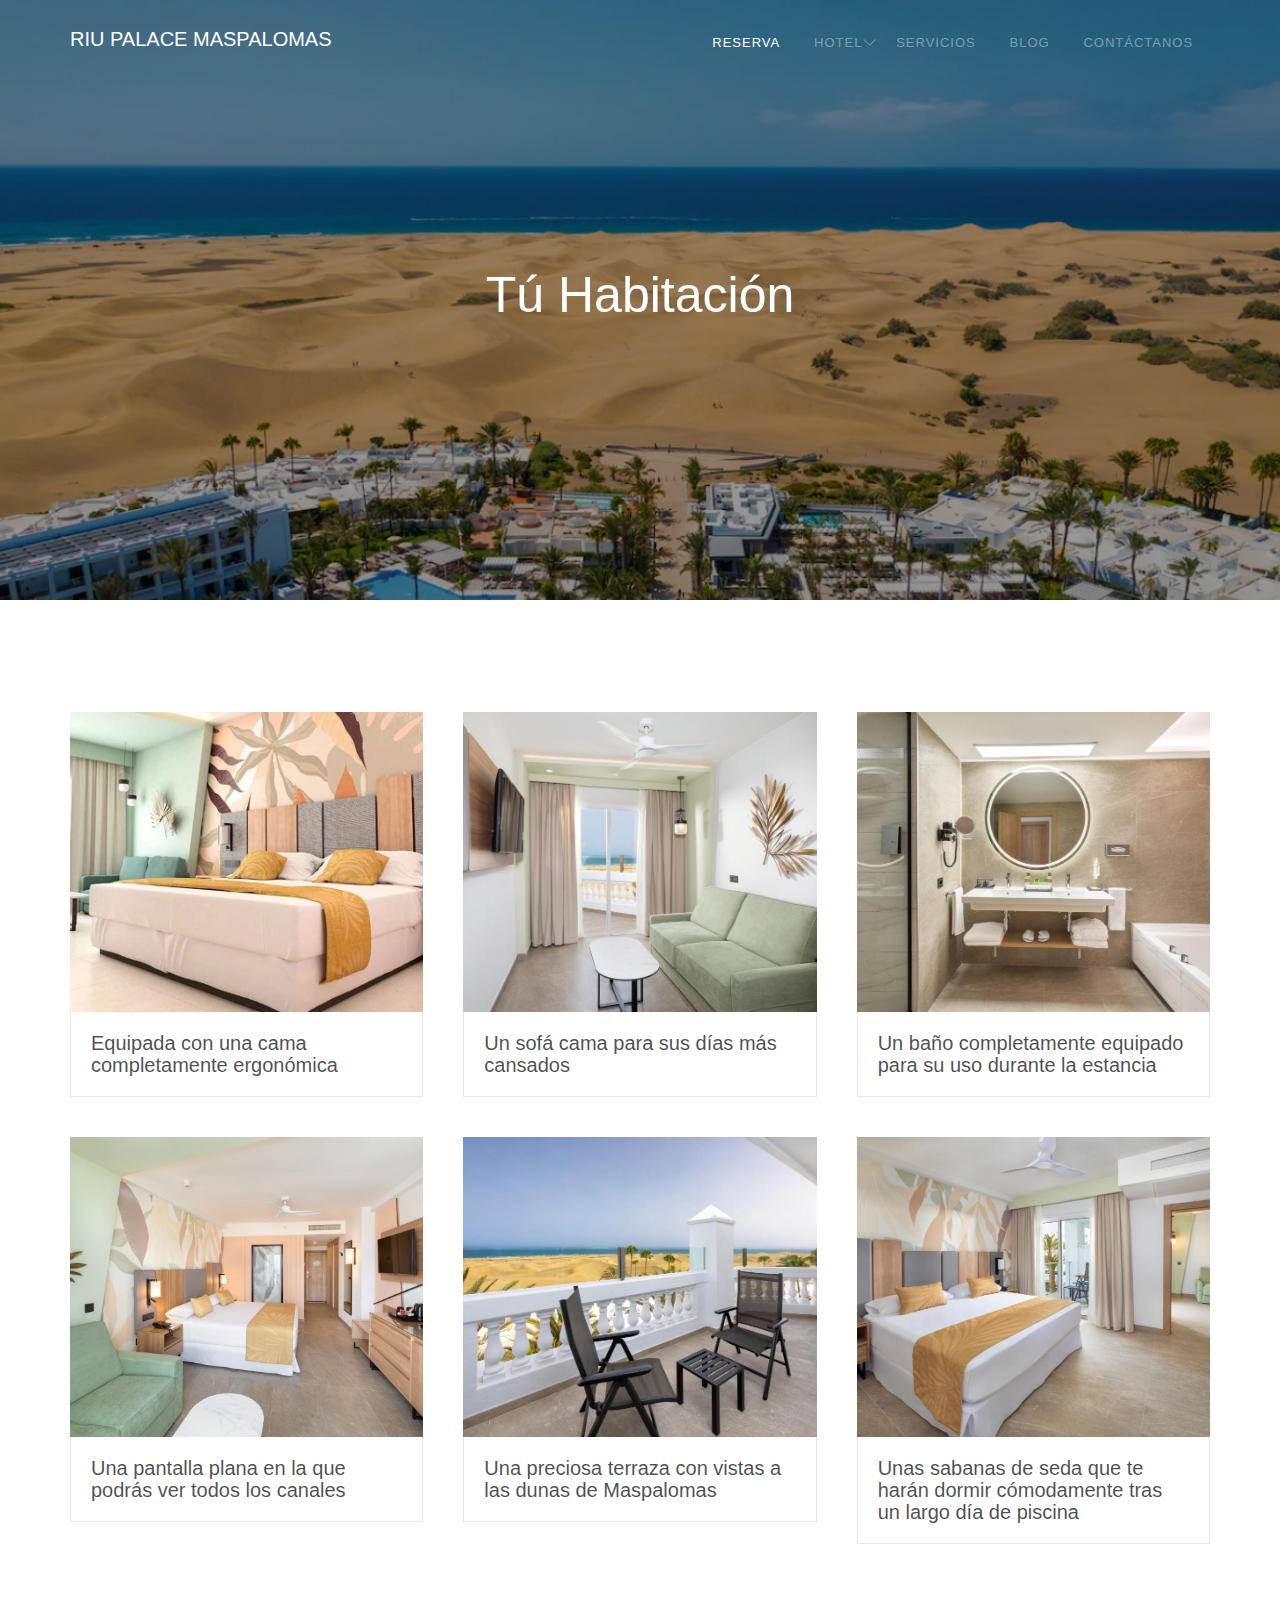
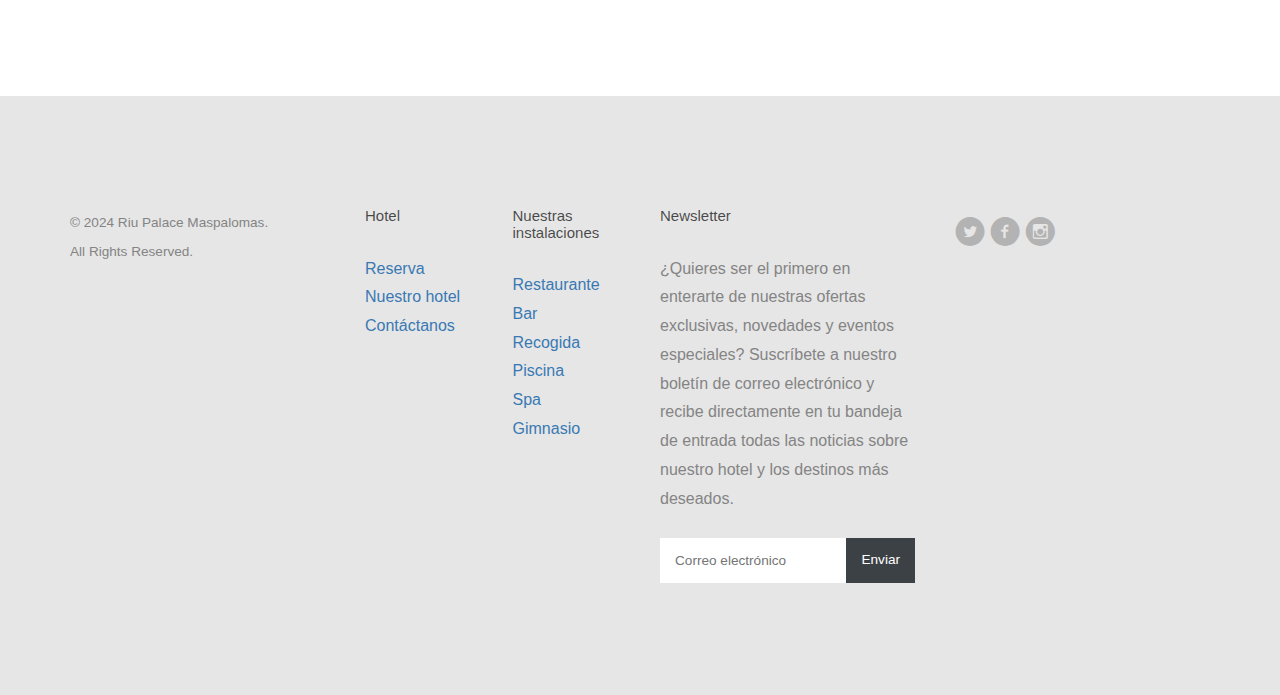
<file: blog.html>
<!DOCTYPE html>
<!--[if lt IE 7]>      <html class="no-js lt-ie9 lt-ie8 lt-ie7"> <![endif]-->
<!--[if IE 7]>         <html class="no-js lt-ie9 lt-ie8"> <![endif]-->
<!--[if IE 8]>         <html class="no-js lt-ie9"> <![endif]-->
<!--[if gt IE 8]><!--> <html class="no-js"> <!--<![endif]-->
	<head>
	<meta charset="utf-8">
	<meta http-equiv="X-UA-Compatible" content="IE=edge">
	<title>Riu Palace Maspalomas | Hotel en Dunas de Maspalomas solo adultos</title>
	<meta name="viewport" content="width=device-width, initial-scale=1">
	<meta name="description" content="Hotel Riu Palace Maspalomas - Sólo adultos en Dunas de Maspalomas. Ahora 5 estrellas y reformado" />
	<meta name="keywords" content="Playa, GranCanaria, LPGCYouKnow, Ryu, Maspalomas, Hotel, Spa, Gimnasio, Gym, Bar, Palace, Dunas" />
	<meta name="author" content="Joel, Alberto, Daniel, Carlota" />
	<meta http-equiv="content-language" content="es" />


	<meta property="og:title" content="Hotel con vistas al mar - Maspalomas Riu Palace" />
	<meta property="og:description" content="Disfruta de una estancia relajante en nuestro hotel con spa, gimnasio y vistas increíbles a las dunas." />
	<meta property="og:image" content="" />
	<meta property="og:url" content="" />
	<meta property="og:type" content="website" />
	<meta property="og:locale" content="es_ES" />

	<meta name="twitter:card" content="summary_large_image" />
	<meta name="twitter:title" content="Hotel con vistas al mar - Maspalomas Reiu Palace" />
	<meta name="twitter:description" content="Reserva tu estancia en nuestro hotel de lujo con spa y gimnasio en Gran Canaria." />
	<meta name="twitter:image" content="" />
	<meta name="twitter:site" content="@RiuPalaceMaspalomas" />

	<!-- Place favicon.ico and apple-touch-icon.png in the root directory -->
	<link rel="shortcut icon" href="favicon.ico">
	<!-- <link href='https://fonts.googleapis.com/css?family=Lato:400,100,100italic,300,300italic,400italic,700italic,900,700,900italic' rel='stylesheet' type='text/css'> -->

	<!-- Stylesheets -->
	<!-- Dropdown Menu -->
	<link rel="stylesheet" href="css/superfish.css">
	<!-- Owl Slider -->
	<!-- <link rel="stylesheet" href="css/owl.carousel.css"> -->
	<!-- <link rel="stylesheet" href="css/owl.theme.default.min.css"> -->
	<!-- Date Picker -->
	<link rel="stylesheet" href="css/bootstrap-datepicker.min.css">
	<!-- CS Select -->
	<link rel="stylesheet" href="css/cs-select.css">
	<link rel="stylesheet" href="css/cs-skin-border.css">

	<!-- Themify Icons -->
	<link rel="stylesheet" href="css/themify-icons.css">
	<!-- Flat Icon -->
	<link rel="stylesheet" href="css/flaticon.css">
	<!-- Icomoon -->
	<link rel="stylesheet" href="css/icomoon.css">
	<!-- Flexslider  -->
	<link rel="stylesheet" href="css/flexslider.css">
	
	<!-- Style -->
	<link rel="stylesheet" href="css/style.css">

	<!-- Modernizr JS -->
	<script src="js/modernizr-2.6.2.min.js"></script>
	<!-- FOR IE9 below -->
	<!--[if lt IE 9]>
	<script src="js/respond.min.js"></script>
	<![endif]-->

</head>
<body>
	<div id="fh5co-wrapper">
	<div id="fh5co-page">
	<div id="fh5co-header">
		<header id="fh5co-header-section">
			<div class="container">
				<div class="nav-header">
					<a href="#" class="js-fh5co-nav-toggle fh5co-nav-toggle"><i></i></a>
					<h1 id="fh5co-logo"><a href="index.html">Riu Palace Maspalomas</a></h1>
					<nav id="fh5co-menu-wrap" role="navigation">
						<ul class="sf-menu" id="fh5co-primary-menu">
							<li><a class="active" href="index.html">Reserva</a></li>
							<li>
								<a href="hotel.html" class="fh5co-sub-ddown">Hotel</a>
								<ul class="fh5co-sub-menu">
								 	<li><a href="#">Hotel</a></li>
								 	<li><a href="#">Deluxe Hotel</a></li>
									<li>
										<a href="#" class="fh5co-sub-ddown">King Hotel</a>
										<ul class="fh5co-sub-menu">
											<li><a href="http://freehtml5.co/preview/?item=build-free-html5-bootstrap-template" target="_blank">Build</a></li>
											<li><a href="http://freehtml5.co/preview/?item=work-free-html5-template-bootstrap" target="_blank">Work</a></li>
											<li><a href="http://freehtml5.co/preview/?item=light-free-html5-template-bootstrap" target="_blank">Light</a></li>
											<li><a href="http://freehtml5.co/preview/?item=relic-free-html5-template-using-bootstrap" target="_blank">Relic</a></li>
											<li><a href="http://freehtml5.co/preview/?item=display-free-html5-template-using-bootstrap" target="_blank">Display</a></li>
											<li><a href="http://freehtml5.co/preview/?item=sprint-free-html5-template-bootstrap" target="_blank">Sprint</a></li>
										</ul>
									</li>
									<li><a href="#">Five Star Hotel</a></li> 
								</ul>
							</li>
							<li><a href="services.html">Servicios</a></li>
							<li><a href="blog.html">Blog</a></li>
							<li><a href="contact.html">Contáctanos</a></li>
						</ul>
					</nav>
				</div>
			</div>
		</header>
		
	</div>
	<!-- end:fh5co-header -->
	<div class="fh5co-parallax" style="background-image: url(images/Captura-de-pantalla-2024-10-03.png);" data-stellar-background-ratio="0.5">
		<div class="overlay"></div>
		<div class="container">
			<div class="row">
				<div class="col-md-12 col-md-offset-0 col-sm-12 col-sm-offset-0 col-xs-12 col-xs-offset-0 text-center fh5co-table">
					<div class="fh5co-intro fh5co-table-cell">
						<h1 class="text-center">Tú Habitación
						</h1>
					</div>
				</div>
			</div>
		</div>
	</div>


	<div id="fh5co-blog-section">
		<div class="container">
			<div class="row">
				<div class="col-md-4">
					<div class="blog-grid" style="background-image: url(images/xxl_153130132.jpg);">
					</div>
					<div class="desc">
						<h3><a href="#">Equipada con una cama completamente ergonómica</a></h3>
					</div>
				</div>
				<div class="col-md-4">
					<div class="blog-grid" style="background-image: url(images/316924818.jpg);">
					</div>
					<div class="desc">
						<h3><a href="#">Un sofá cama para sus días más cansados</a></h3>
					</div>
				</div>
				<div class="col-md-4">
					<div class="blog-grid" style="background-image: url(images/316924823.jpg);">
					</div>
					<div class="desc">
						<h3><a href="#">Un baño completamente equipado para su uso durante la estancia</a></h3>
					</div>
				</div>
				<div class="col-md-4">
					<div class="blog-grid" style="background-image: url(images/tele.png);">
					</div>
					<div class="desc">
						<h3><a href="#">Una pantalla plana en la que podrás ver todos los canales</a></h3>
					</div>
				</div>
				<div class="col-md-4">
					<div class="blog-grid" style="background-image: url(images/316924822.jpg);">
					</div>
					<div class="desc">
						<h3><a href="#">Una preciosa terraza con vistas a las dunas de Maspalomas</a></h3>
					</div>
				</div>
				<div class="col-md-4">
					<div class="blog-grid" style="background-image: url(images/316923786.jpg);">
					</div>
					<div class="desc">
						<h3><a href="#">Unas sabanas de seda que te harán dormir cómodamente tras un largo día de piscina</a></h3>
					</div>
				</div>
			</div>
		</div>
	</div>

	<footer id="footer" class="fh5co-bg-color">
		<div class="container">
			<div class="row">
				<div class="col-md-3">
					<div class="copyright">
						<p><small>&copy; 2024 Riu Palace Maspalomas. <br> All Rights Reserved. <br>
					</div>
				</div>
				<div class="col-md-6">
					<div class="row">
						<div class="col-md-3">
							<h3>Hotel</h3>
							<ul class="link">
								<li><a href="#">Reserva</a></li>
								<li><a href="#">Nuestro hotel</a></li>
								<li><a href="#">Contáctanos</a></li>
							</ul>
						</div>
						<div class="col-md-3">
							<h3>Nuestras instalaciones</h3>
							<ul class="link">
								<li><a href="#">Restaurante</a></li>
								<li><a href="#">Bar</a></li>
								<li><a href="#">Recogida</a></li>
								<li><a href="#">Piscina</a></li>
								<li><a href="#">Spa</a></li>
								<li><a href="#">Gimnasio</a></li>
							</ul>
						</div>
						<div class="col-md-6">
							<h3>Newsletter</h3>
							<p>¿Quieres ser el primero en enterarte de nuestras ofertas exclusivas, novedades y eventos especiales? Suscríbete a nuestro boletín de correo electrónico y recibe directamente en tu bandeja de entrada todas las noticias sobre nuestro hotel y los destinos más deseados.</p>
							<form action="#" id="form-subscribe">
								<div class="form-field">
									<input type="email" placeholder="Correo electrónico" id="email">
									<input type="submit" id="submit" value="Enviar">
								</div>
							</form>
						</div>
					</div>
				</div>
				<div class="col-md-3">
					<ul class="social-icons">
						<li>
							<a href="https://x.com/riuhoteles"><i class="icon-twitter-with-circle"></i></a>
							<a href="https://www.facebook.com/Riuhoteles/"><i class="icon-facebook-with-circle"></i></a>
							<a href="https://www.instagram.com/riuhotels/"><i class="icon-instagram-with-circle"></i></a>
						</li>
					</ul>
				</div>
			</div>
		</div>
	</footer>

	</div>
	<!-- END fh5co-page -->

	</div>
	<!-- END fh5co-wrapper -->
	
	<!-- Javascripts -->
	<script src="js/jquery-2.1.4.min.js"></script>
	<!-- Dropdown Menu -->
	<script src="js/hoverIntent.js"></script>
	<script src="js/superfish.js"></script>
	<!-- Bootstrap -->
	<script src="js/bootstrap.min.js"></script>
	<!-- Waypoints -->
	<script src="js/jquery.waypoints.min.js"></script>
	<!-- Counters -->
	<script src="js/jquery.countTo.js"></script>
	<!-- Stellar Parallax -->
	<script src="js/jquery.stellar.min.js"></script>
	<!-- Owl Slider -->
	<!-- // <script src="js/owl.carousel.min.js"></script> -->
	<!-- Date Picker -->
	<script src="js/bootstrap-datepicker.min.js"></script>
	<!-- CS Select -->
	<script src="js/classie.js"></script>
	<script src="js/selectFx.js"></script>
	<!-- Flexslider -->
	<script src="js/jquery.flexslider-min.js"></script>

	<script src="js/custom.js"></script>

</body>
</html>
</file>
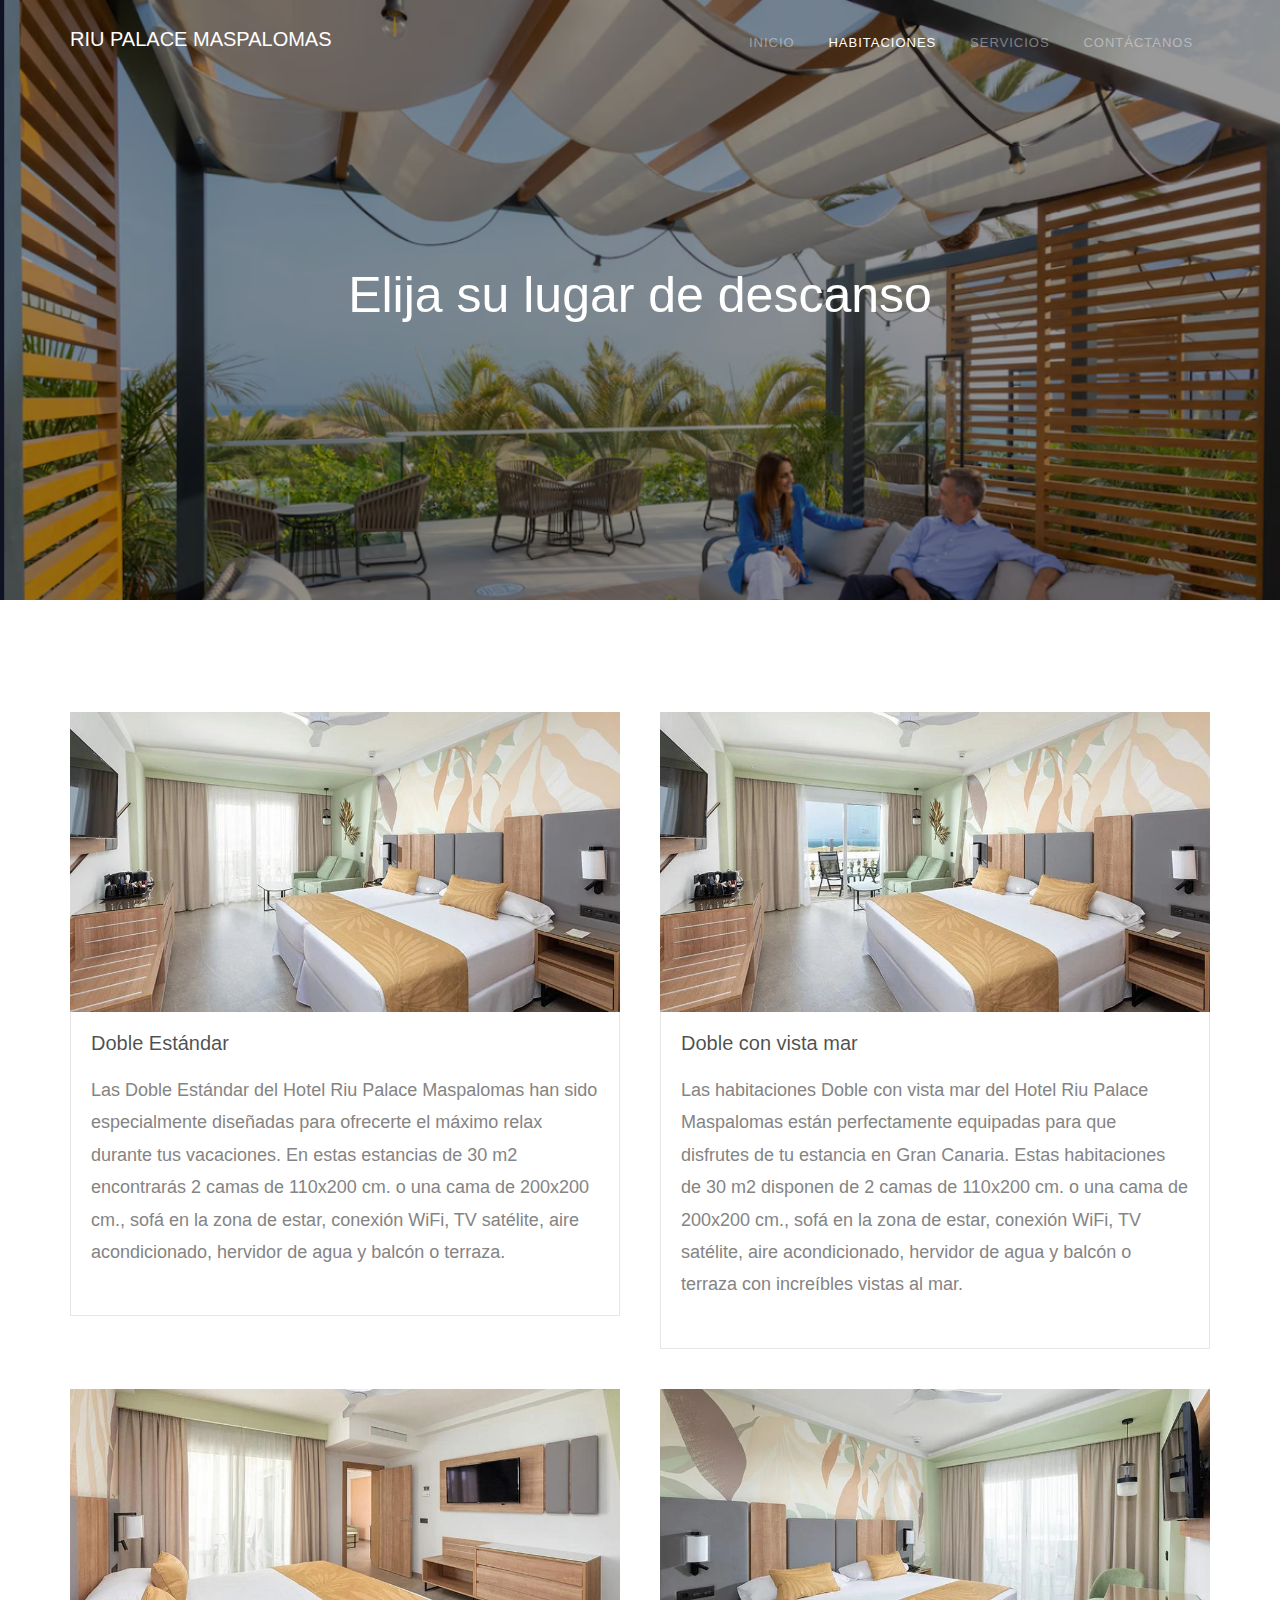
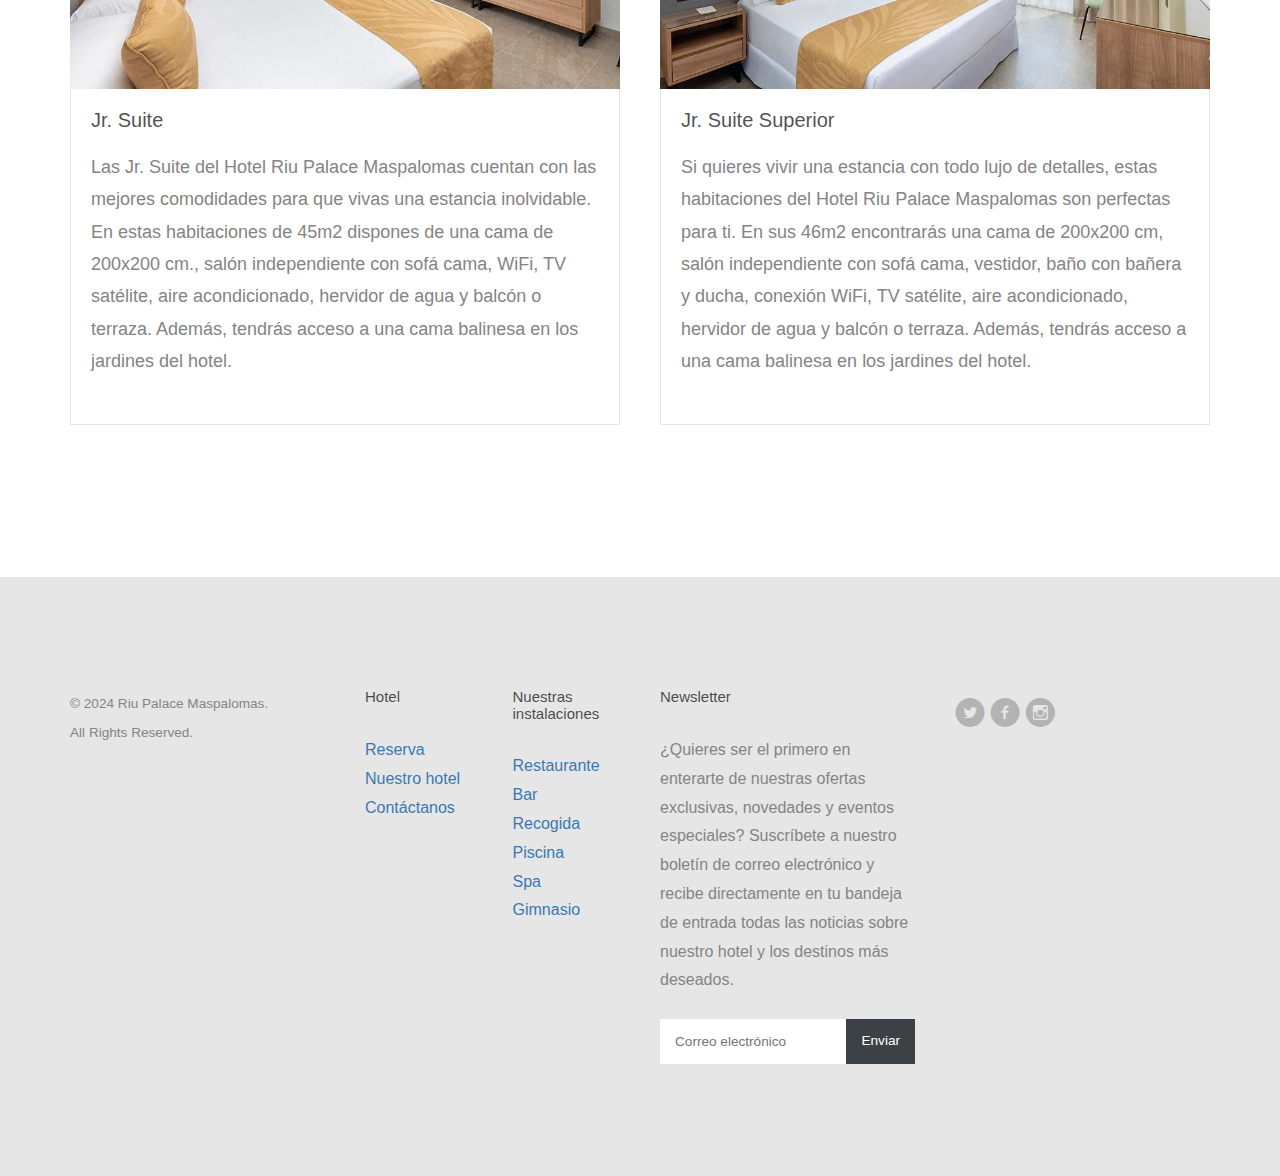
<file: hotel.html>
<!DOCTYPE html>
<!--[if lt IE 7]>      <html class="no-js lt-ie9 lt-ie8 lt-ie7"> <![endif]-->
<!--[if IE 7]>         <html class="no-js lt-ie9 lt-ie8"> <![endif]-->
<!--[if IE 8]>         <html class="no-js lt-ie9"> <![endif]-->
<!--[if gt IE 8]><!--> <html class="no-js"> <!--<![endif]-->
	<head>
	<meta charset="utf-8">
	<meta http-equiv="X-UA-Compatible" content="IE=edge">
	<title>Riu Palace Maspalomas | Hotel en Dunas de Maspalomas solo adultos</title>
	<meta name="viewport" content="width=device-width, initial-scale=1">
	<meta name="description" content="Hotel Riu Palace Maspalomas - Sólo adultos en Dunas de Maspalomas. Ahora 5 estrellas y reformado" />
	<meta name="keywords" content="Playa, GranCanaria, LPGCYouKnow, Riu, Maspalomas, Hotel, Spa, Gimnasio, Gym, Bar, Palace, Dunas" />
	<meta name="author" content="Joel, Alberto, Daniel, Carlota" />
	<meta http-equiv="content-language" content="es" />

	<!-- Facebook and Twitter integration -->
	<meta property="og:title" content="Hotel con vistas al mar - Maspalomas Riu Palace" />
	<meta property="og:description" content="Disfruta de una estancia relajante en nuestro hotel con spa, gimnasio y vistas increíbles a las dunas." />
	<meta property="og:image" content="" />
	<meta property="og:url" content="" />
	<meta property="og:type" content="website" />
	<meta property="og:locale" content="es_ES" />

	<meta name="twitter:card" content="summary_large_image" />
	<meta name="twitter:title" content="Hotel con vistas al mar - Maspalomas Reiu Palace" />
	<meta name="twitter:description" content="Reserva tu estancia en nuestro hotel de lujo con spa y gimnasio en Gran Canaria." />
	<meta name="twitter:image" content="" />
	<meta name="twitter:site" content="@RiuPalaceMaspalomas" />

	<!-- Place favicon.ico and apple-touch-icon.png in the root directory -->
	<link rel="shortcut icon" href="favicon.ico">
	<!-- <link href='https://fonts.googleapis.com/css?family=Lato:400,100,100italic,300,300italic,400italic,700italic,900,700,900italic' rel='stylesheet' type='text/css'> -->

	<!-- Stylesheets -->
	<!-- Dropdown Menu -->
	<link rel="stylesheet" href="css/superfish.css">
	<!-- Owl Slider -->
	<!-- <link rel="stylesheet" href="css/owl.carousel.css"> -->
	<!-- <link rel="stylesheet" href="css/owl.theme.default.min.css"> -->
	<!-- Date Picker -->
	<link rel="stylesheet" href="css/bootstrap-datepicker.min.css">
	<!-- CS Select -->
	<link rel="stylesheet" href="css/cs-select.css">
	<link rel="stylesheet" href="css/cs-skin-border.css">

	<!-- Themify Icons -->
	<link rel="stylesheet" href="css/themify-icons.css">
	<!-- Flat Icon -->
	<link rel="stylesheet" href="css/flaticon.css">
	<!-- Icomoon -->
	<link rel="stylesheet" href="css/icomoon.css">
	<!-- Flexslider  -->
	<link rel="stylesheet" href="css/flexslider.css">
	
	<!-- Style -->
	<link rel="stylesheet" href="css/style.css">

	<!-- Modernizr JS -->
	<script src="js/modernizr-2.6.2.min.js"></script>
	<!-- FOR IE9 below -->
	<!--[if lt IE 9]>
	<script src="js/respond.min.js"></script>
	<![endif]-->

</head>
<body>
	<div id="fh5co-wrapper">
	<div id="fh5co-page">
	<div id="fh5co-header">
		<header id="fh5co-header-section">
			<div class="container">
				<div class="nav-header">
					<a href="#" class="js-fh5co-nav-toggle fh5co-nav-toggle"><i></i></a>
					<h1 id="fh5co-logo"><a href="index.html">Riu Palace Maspalomas</a></h1>
					<nav id="fh5co-menu-wrap" role="navigation">
						<ul class="sf-menu" id="fh5co-primary-menu">
							<li><a href="index.html" >Inicio</a></li>
							<li><a href="hotel.html" class="active">Habitaciones</a></li>
							<li><a href="services.html">Servicios</a></li>
							<li><a href="contact.html">Contáctanos</a></li>
						</ul>
					</nav>
				</div>
			</div>
		</header>

	</div>
	<!-- end:fh5co-header -->
	<div class="fh5co-parallax" style="background-image: url(images/a.png);" data-stellar-background-ratio="0.5">
		<div class="overlay"></div>
		<div class="container">
			<div class="row">
				<div class="col-md-12 col-md-offset-0 col-sm-12 col-sm-offset-0 col-xs-12 col-xs-offset-0 text-center fh5co-table">
					<div class="fh5co-intro fh5co-table-cell">
						<h1 class="text-center">Elija su lugar de descanso</h1>
					</div>
				</div>
			</div>
		</div>
	</div>

	<div id="fh5co-hotel-section">
		<div class="container">
			<div class="row">
				<div class="col-md-6">
					<div class="hotel-content">
						<div class="hotel-grid" style="background-image: url(images/hab1.png);">
							<div class="price"><small>Desde</small><span>300€/noche</span></div>
							<a class="book-now text-center" href="index.html"><i class="ti-calendar"></i> Reservar</a>
						</div>
						<div class="desc">
							<h3><a href="#">Doble Estándar</a></h3>
							<p>Las Doble Estándar del Hotel Riu Palace Maspalomas han sido especialmente diseñadas para ofrecerte el máximo relax durante tus vacaciones. En estas estancias de 30 m2 encontrarás 2 camas de 110x200 cm. o una cama de 200x200 cm., sofá en la zona de estar, conexión WiFi, TV satélite, aire acondicionado, hervidor de agua y balcón o terraza.</p>
						</div>
					</div>
				</div>
				<div class="col-md-6">
					<div class="hotel-content">
						<div class="hotel-grid" style="background-image: url(images/hab2.png);">
							<div class="price"><small>Desde</small><span>400€/noche</span></div>
							<a class="book-now text-center" href="index.html"><i class="ti-calendar"></i> Reservar</a>
						</div>
						<div class="desc">
							<h3><a href="#">Doble con vista mar</a></h3>
							<p>Las habitaciones Doble con vista mar del Hotel Riu Palace Maspalomas están perfectamente equipadas para que disfrutes de tu estancia en Gran Canaria. Estas habitaciones de 30 m2 disponen de 2 camas de 110x200 cm. o una cama de 200x200 cm., sofá en la zona de estar, conexión WiFi, TV satélite, aire acondicionado, hervidor de agua y balcón o terraza con increíbles vistas al mar.</p>
						</div>
					</div>
				</div>
				<div class="col-md-6">
					<div class="hotel-content">
						<div class="hotel-grid" style="background-image: url(images/hab3.png);">
							<div class="price"><small>Desde</small><span>500€/noche</span></div>
							<a class="book-now text-center" href="index.html"><i class="ti-calendar"></i> Reservar</a>
						</div>
						<div class="desc">
							<h3><a href="#">Jr. Suite</a></h3>
							<p>Las Jr. Suite del Hotel Riu Palace Maspalomas cuentan con las mejores comodidades para que vivas una estancia inolvidable. En estas habitaciones de 45m2 dispones de una cama de 200x200 cm., salón independiente con sofá cama, WiFi, TV satélite, aire acondicionado, hervidor de agua y balcón o terraza. Además, tendrás acceso a una cama balinesa en los jardines del hotel.</p>
						</div>
					</div>
				</div>
				<div class="col-md-6">
					<div class="hotel-content">
						<div class="hotel-grid" style="background-image: url(images/hab4.png);">
							<div class="price"><small>Desde</small><span>600€/noche</span></div>
							<a class="book-now text-center" href="index.html"><i class="ti-calendar"></i> Reservar</a>
						</div>
						<div class="desc">
							<h3><a href="#">Jr. Suite Superior</a></h3>
							<p>Si quieres vivir una estancia con todo lujo de detalles, estas habitaciones del Hotel Riu Palace Maspalomas son perfectas para ti. En sus 46m2 encontrarás una cama de 200x200 cm, salón independiente con sofá cama, vestidor, baño con bañera y ducha, conexión WiFi, TV satélite, aire acondicionado, hervidor de agua y balcón o terraza. Además, tendrás acceso a una cama balinesa en los jardines del hotel.</p>
						</div>
					</div>
				</div>
			</div>
		</div>
	</div>

	<footer id="footer" class="fh5co-bg-color">
		<div class="container">
			<div class="row">
				<div class="col-md-3">
					<div class="copyright">
						<p><small>&copy; 2024 Riu Palace Maspalomas. <br> All Rights Reserved. <br>
					</div>
				</div>
				<div class="col-md-6">
					<div class="row">
						<div class="col-md-3">
							<h3>Hotel</h3>
							<ul class="link">
								<li><a href="index.html">Reserva</a></li>
								<li><a href="services.html">Nuestro hotel</a></li>
								<li><a href="contact.html">Contáctanos</a></li>
							</ul>
						</div>
						<div class="col-md-3">
							<h3>Nuestras instalaciones</h3>
							<ul class="link">
								<li><a href="index.html?tab=restaurante">Restaurante</a></li>
								<li><a href="index.html?tab=bar">Bar</a></li>
								<li><a href="index.html?tab=recogida">Recogida</a></li>
								<li><a href="index.html?tab=piscina">Piscina</a></li>
								<li><a href="index.html?tab=spa">Spa</a></li>
								<li><a href="index.html?tab=gimnasio">Gimnasio</a></li>
							</ul>
						</div>
						<div class="col-md-6">
							<h3>Newsletter</h3>
							<p>¿Quieres ser el primero en enterarte de nuestras ofertas exclusivas, novedades y eventos especiales? Suscríbete a nuestro boletín de correo electrónico y recibe directamente en tu bandeja de entrada todas las noticias sobre nuestro hotel y los destinos más deseados.</p>
							<form action="#" id="form-subscribe">
								<div class="form-field">
									<input type="email" placeholder="Correo electrónico" id="email">
									<input type="submit" id="submit" value="Enviar">
								</div>
							</form>
						</div>
					</div>
				</div>
				<div class="col-md-3">
					<ul class="social-icons">
						<li>
							<a href="https://x.com/riuhoteles"><i class="icon-twitter-with-circle"></i></a>
							<a href="https://www.facebook.com/Riuhoteles/"><i class="icon-facebook-with-circle"></i></a>
							<a href="https://www.instagram.com/riuhotels/"><i class="icon-instagram-with-circle"></i></a>
						</li>
					</ul>
				</div>
			</div>
		</div>
	</footer>

	</div>
	<!-- END fh5co-page -->

	</div>
	<!-- END fh5co-wrapper -->
	
	<!-- Javascripts -->
	<script src="js/jquery-2.1.4.min.js"></script>
	<!-- Dropdown Menu -->
	<script src="js/hoverIntent.js"></script>
	<script src="js/superfish.js"></script>
	<!-- Bootstrap -->
	<script src="js/bootstrap.min.js"></script>
	<!-- Waypoints -->
	<script src="js/jquery.waypoints.min.js"></script>
	<!-- Counters -->
	<script src="js/jquery.countTo.js"></script>
	<!-- Stellar Parallax -->
	<script src="js/jquery.stellar.min.js"></script>
	<!-- Owl Slider -->
	<!-- // <script src="js/owl.carousel.min.js"></script> -->
	<!-- Date Picker -->
	<script src="js/bootstrap-datepicker.min.js"></script>
	<!-- CS Select -->
	<script src="js/classie.js"></script>
	<script src="js/selectFx.js"></script>
	<!-- Flexslider -->
	<script src="js/jquery.flexslider-min.js"></script>

	<script src="js/custom.js"></script>

</body>
</html>
</file>
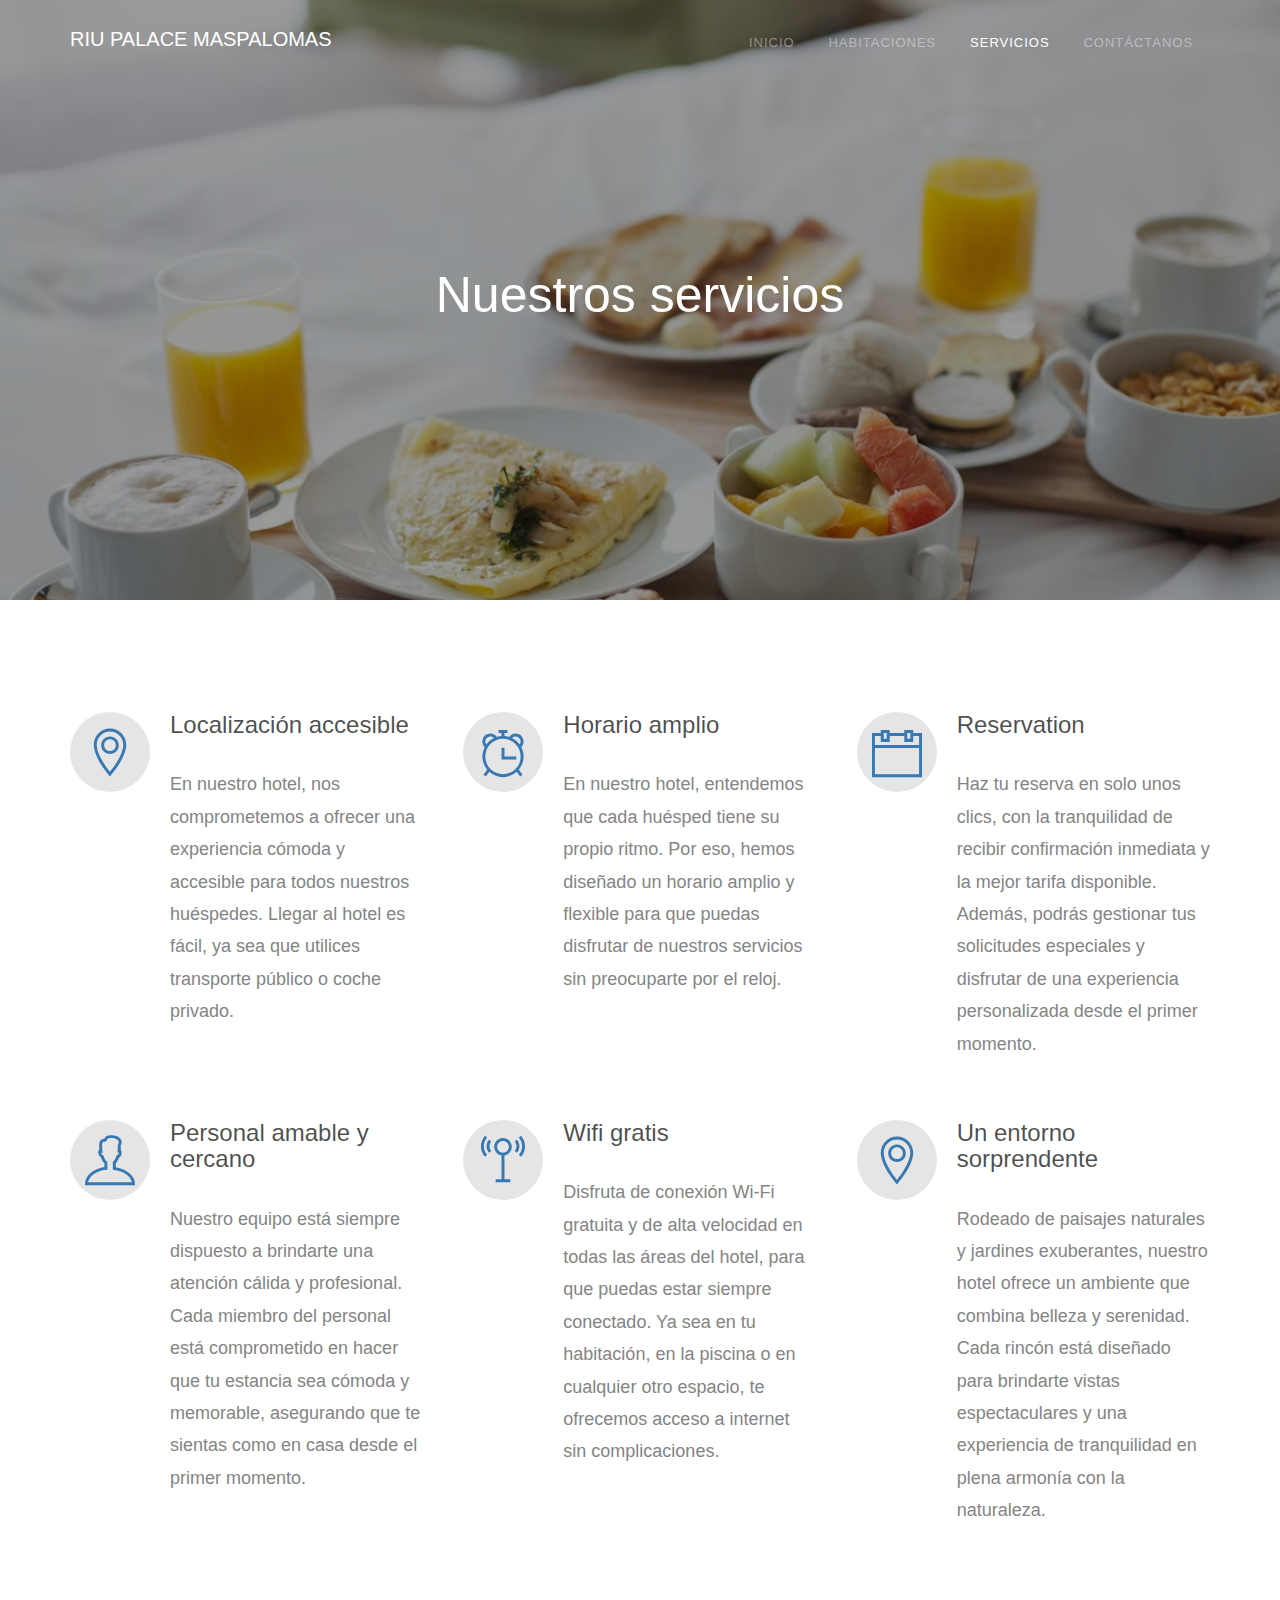
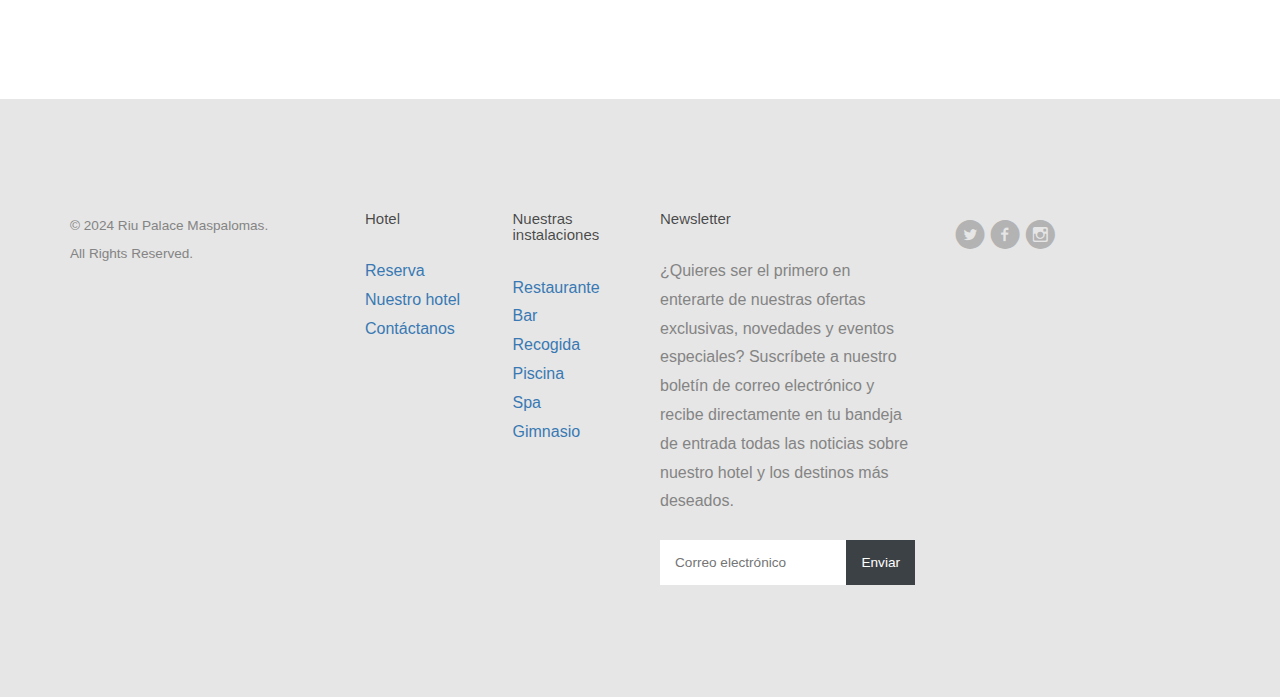
<file: services.html>
<!DOCTYPE html>
<!--[if lt IE 7]>      <html class="no-js lt-ie9 lt-ie8 lt-ie7"> <![endif]-->
<!--[if IE 7]>         <html class="no-js lt-ie9 lt-ie8"> <![endif]-->
<!--[if IE 8]>         <html class="no-js lt-ie9"> <![endif]-->
<!--[if gt IE 8]><!--> <html class="no-js"> <!--<![endif]-->
	<head>
	<meta charset="utf-8">
	<meta http-equiv="X-UA-Compatible" content="IE=edge">
	<title>Riu Palace Maspalomas | Hotel en Dunas de Maspalomas solo adultos</title>
	<meta name="viewport" content="width=device-width, initial-scale=1">
	<meta name="description" content="Hotel Riu Palace Maspalomas - Sólo adultos en Dunas de Maspalomas. Ahora 5 estrellas y reformado" />
	<meta name="keywords" content="Playa, GranCanaria, LPGCYouKnow, Ryu, Maspalomas, Hotel, Spa, Gimnasio, Gym, Bar, Palace, Dunas" />
	<meta name="author" content="Joel, Alberto, Daniel, Carlota" />
	<meta http-equiv="content-language" content="es" />

  <!-- Facebook and Twitter integration -->
	<meta property="og:title" content="Hotel con vistas al mar - Maspalomas Riu Palace" />
	<meta property="og:description" content="Disfruta de una estancia relajante en nuestro hotel con spa, gimnasio y vistas increíbles a las dunas." />
	<meta property="og:image" content="" />
	<meta property="og:url" content="" />
	<meta property="og:type" content="website" />
	<meta property="og:locale" content="es_ES" />

	<meta name="twitter:card" content="summary_large_image" />
	<meta name="twitter:title" content="Hotel con vistas al mar - Maspalomas Reiu Palace" />
	<meta name="twitter:description" content="Reserva tu estancia en nuestro hotel de lujo con spa y gimnasio en Gran Canaria." />
	<meta name="twitter:image" content="" />
	<meta name="twitter:site" content="@RiuPalaceMaspalomas" />

	<!-- Place favicon.ico and apple-touch-icon.png in the root directory -->
	<link rel="shortcut icon" href="favicon.ico">
	<!-- <link href='https://fonts.googleapis.com/css?family=Lato:400,100,100italic,300,300italic,400italic,700italic,900,700,900italic' rel='stylesheet' type='text/css'> -->

	<!-- Stylesheets -->
	<!-- Dropdown Menu -->
	<link rel="stylesheet" href="css/superfish.css">
	<!-- Owl Slider -->
	<!-- <link rel="stylesheet" href="css/owl.carousel.css"> -->
	<!-- <link rel="stylesheet" href="css/owl.theme.default.min.css"> -->
	<!-- Date Picker -->
	<link rel="stylesheet" href="css/bootstrap-datepicker.min.css">
	<!-- CS Select -->
	<link rel="stylesheet" href="css/cs-select.css">
	<link rel="stylesheet" href="css/cs-skin-border.css">

	<!-- Themify Icons -->
	<link rel="stylesheet" href="css/themify-icons.css">
	<!-- Flat Icon -->
	<link rel="stylesheet" href="css/flaticon.css">
	<!-- Icomoon -->
	<link rel="stylesheet" href="css/icomoon.css">
	<!-- Flexslider  -->
	<link rel="stylesheet" href="css/flexslider.css">
	
	<!-- Style -->
	<link rel="stylesheet" href="css/style.css">

	<!-- Modernizr JS -->
	<script src="js/modernizr-2.6.2.min.js"></script>
	<!-- FOR IE9 below -->
	<!--[if lt IE 9]>
	<script src="js/respond.min.js"></script>
	<![endif]-->

</head>
<body>
	<div id="fh5co-wrapper">
	<div id="fh5co-page">
	<div id="fh5co-header">
		<header id="fh5co-header-section">
			<div class="container">
				<div class="nav-header">
					<a href="#" class="js-fh5co-nav-toggle fh5co-nav-toggle"><i></i></a>
					<h1 id="fh5co-logo"><a href="index.html">Riu Palace Maspalomas</a></h1>
					<nav id="fh5co-menu-wrap" role="navigation">
						<ul class="sf-menu" id="fh5co-primary-menu">
							<li><a href="index.html" >Inicio</a></li>
							<li><a href="hotel.html" >Habitaciones</a></li>
							<li><a href="services.html" class="active">Servicios</a></li>
							<li><a href="contact.html">Contáctanos</a></li>
						</ul>
					</nav>
				</div>
			</div>
		</header>

	</div>
	<!-- end:fh5co-header -->
	<div class="fh5co-parallax" style="background-image: url(images/desayuno.png);" data-stellar-background-ratio="0.5">
		<div class="overlay"></div>
		<div class="container">
			<div class="row">
				<div class="col-md-12 col-md-offset-0 col-sm-12 col-sm-offset-0 col-xs-12 col-xs-offset-0 text-center fh5co-table">
					<div class="fh5co-intro fh5co-table-cell">
						<h1 class="text-center">Nuestros servicios</h1>
					</div>
				</div>
			</div>
		</div>
	</div>


	<div id="fh5co-services-section">
		<div class="container">
			<div class="row">
				<div class="col-md-4">
					<div class="services">
						<span><i class="ti-location-pin"></i></span>
						<div class="desc">
							<h3>Localización accesible</h3>
							<p>En nuestro hotel, nos comprometemos a ofrecer una experiencia cómoda y accesible para todos nuestros huéspedes. Llegar al hotel es fácil, ya sea que utilices transporte público o coche privado.</p>
						</div>
					</div>
				</div>
				<div class="col-md-4">
					<div class="services">
						<span><i class="ti-alarm-clock"></i></span>
						<div class="desc">
							<h3>Horario amplio</h3>
							<p>En nuestro hotel, entendemos que cada huésped tiene su propio ritmo. Por eso, hemos diseñado un horario amplio y flexible para que puedas disfrutar de nuestros servicios sin preocuparte por el reloj. </p>
						</div>
					</div>
				</div>
				<div class="col-md-4">
					<div class="services">
						<span><i class="ti-calendar"></i></span>
						<div class="desc">
							<h3>Reservation</h3>
							<p>Haz tu reserva en solo unos clics, con la tranquilidad de recibir confirmación inmediata y la mejor tarifa disponible. Además, podrás gestionar tus solicitudes especiales y disfrutar de una experiencia personalizada desde el primer momento.</p>
						</div>
					</div>
				</div>
				<div class="col-md-4">
					<div class="services">
						<span><i class="ti-user"></i></span>
						<div class="desc">
							<h3>Personal amable y cercano</h3>
							<p>Nuestro equipo está siempre dispuesto a brindarte una atención cálida y profesional. Cada miembro del personal está comprometido en hacer que tu estancia sea cómoda y memorable, asegurando que te sientas como en casa desde el primer momento.</p>
						</div>
					</div>
				</div>
				<div class="col-md-4">
					<div class="services">
						<span><i class="ti-signal"></i></span>
						<div class="desc">
							<h3>Wifi gratis</h3>
							<p>Disfruta de conexión Wi-Fi gratuita y de alta velocidad en todas las áreas del hotel, para que puedas estar siempre conectado. Ya sea en tu habitación, en la piscina o en cualquier otro espacio, te ofrecemos acceso a internet sin complicaciones.</p>
						</div>
					</div>
				</div>
				<div class="col-md-4">
					<div class="services">
						<span><i class="ti-location-pin"></i></span>
						<div class="desc">
							<h3>Un entorno sorprendente</h3>
							<p>Rodeado de paisajes naturales y jardines exuberantes, nuestro hotel ofrece un ambiente que combina belleza y serenidad. Cada rincón está diseñado para brindarte vistas espectaculares y una experiencia de tranquilidad en plena armonía con la naturaleza.</p>
						</div>
					</div>
				</div>
			</div>
		</div>
	</div>

	<footer id="footer" class="fh5co-bg-color">
		<div class="container">
			<div class="row">
				<div class="col-md-3">
					<div class="copyright">
						<p><small>&copy; 2024 Riu Palace Maspalomas. <br> All Rights Reserved. <br>
					</div>
				</div>
				<div class="col-md-6">
					<div class="row">
						<div class="col-md-3">
							<h3>Hotel</h3>
							<ul class="link">
								<li><a href="index.html">Reserva</a></li>
								<li><a href="services.html">Nuestro hotel</a></li>
								<li><a href="contact.html">Contáctanos</a></li>
							</ul>
						</div>
						<div class="col-md-3">
							<h3>Nuestras instalaciones</h3>
							<ul class="link">
								<li><a href="index.html?tab=restaurante">Restaurante</a></li>
								<li><a href="index.html?tab=bar">Bar</a></li>
								<li><a href="index.html?tab=recogida">Recogida</a></li>
								<li><a href="index.html?tab=piscina">Piscina</a></li>
								<li><a href="index.html?tab=spa">Spa</a></li>
								<li><a href="index.html?tab=gimnasio">Gimnasio</a></li>
							</ul>
						</div>
						<div class="col-md-6">
							<h3>Newsletter</h3>
							<p>¿Quieres ser el primero en enterarte de nuestras ofertas exclusivas, novedades y eventos especiales? Suscríbete a nuestro boletín de correo electrónico y recibe directamente en tu bandeja de entrada todas las noticias sobre nuestro hotel y los destinos más deseados.</p>
							<form action="#" id="form-subscribe">
								<div class="form-field">
									<input type="email" placeholder="Correo electrónico" id="email">
									<input type="submit" id="submit" value="Enviar">
								</div>
							</form>
						</div>
					</div>
				</div>
				<div class="col-md-3">
					<ul class="social-icons">
						<li>
							<a href="https://x.com/riuhoteles"><i class="icon-twitter-with-circle"></i></a>
							<a href="https://www.facebook.com/Riuhoteles/"><i class="icon-facebook-with-circle"></i></a>
							<a href="https://www.instagram.com/riuhotels/"><i class="icon-instagram-with-circle"></i></a>
						</li>
					</ul>
				</div>
			</div>
		</div>
	</footer>

	</div>
	<!-- END fh5co-page -->

	</div>
	<!-- END fh5co-wrapper -->
	
	<!-- Javascripts -->
	<script src="js/jquery-2.1.4.min.js"></script>
	<!-- Dropdown Menu -->
	<script src="js/hoverIntent.js"></script>
	<script src="js/superfish.js"></script>
	<!-- Bootstrap -->
	<script src="js/bootstrap.min.js"></script>
	<!-- Waypoints -->
	<script src="js/jquery.waypoints.min.js"></script>
	<!-- Counters -->
	<script src="js/jquery.countTo.js"></script>
	<!-- Stellar Parallax -->
	<script src="js/jquery.stellar.min.js"></script>
	<!-- Owl Slider -->
	<!-- // <script src="js/owl.carousel.min.js"></script> -->
	<!-- Date Picker -->
	<script src="js/bootstrap-datepicker.min.js"></script>
	<!-- CS Select -->
	<script src="js/classie.js"></script>
	<script src="js/selectFx.js"></script>
	<!-- Flexslider -->
	<script src="js/jquery.flexslider-min.js"></script>

	<script src="js/custom.js"></script>

</body>
</html>
</file>
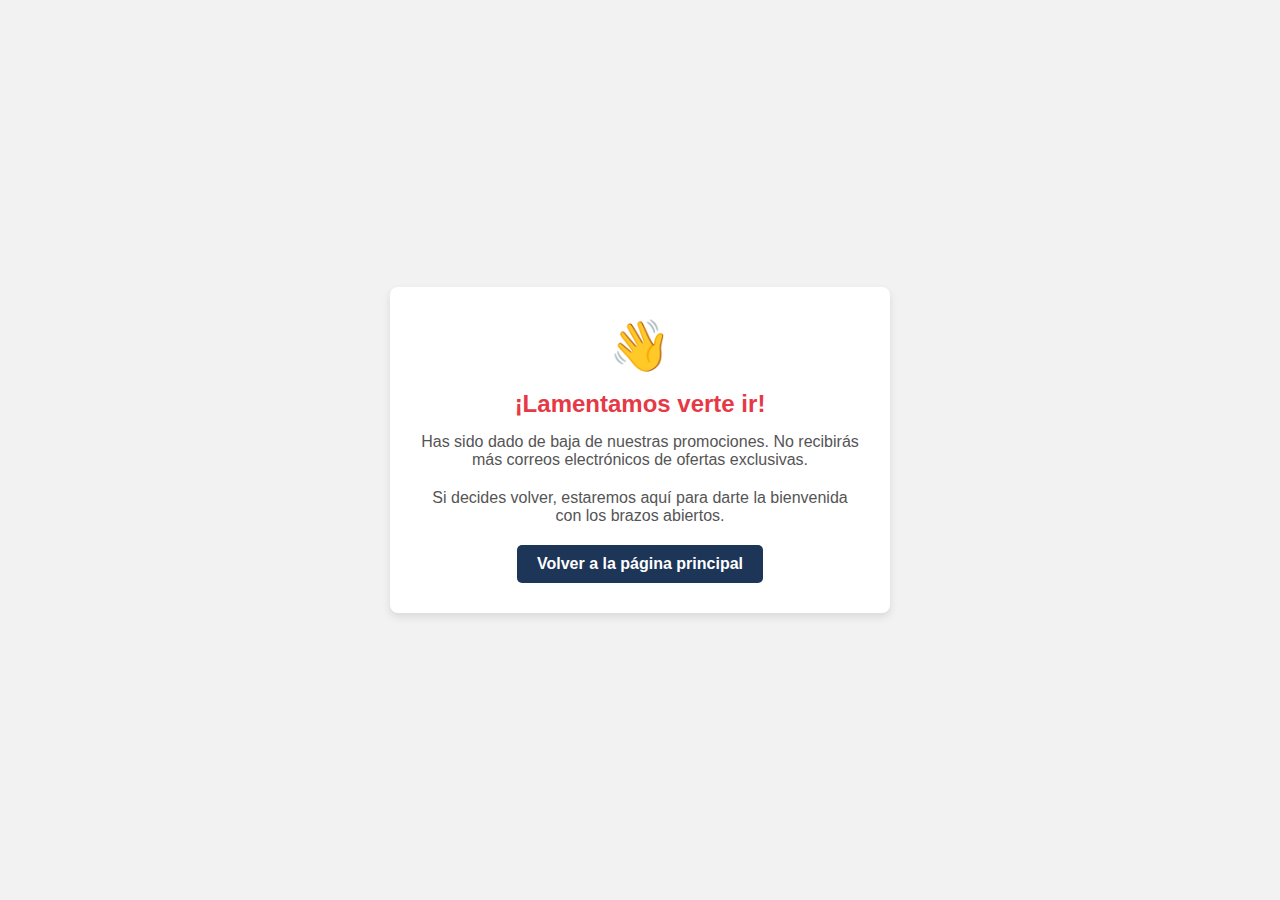
<file: unsubscribe.html>
<!DOCTYPE html>
<html lang="es">
<head>
    <meta charset="UTF-8">
    <meta name="viewport" content="width=device-width, initial-scale=1.0">
    <title>Cancelación de Suscripción</title>
    <style>
        /* Reset básico */
        * {
            margin: 0;
            padding: 0;
            box-sizing: border-box;
            font-family: Arial, sans-serif;
        }

        /* Estilos generales */
        body {
            display: flex;
            align-items: center;
            justify-content: center;
            min-height: 100vh;
            background-color: #f2f2f2;
            color: #333;
        }

        .container {
            background-color: #ffffff;
            max-width: 500px;
            padding: 30px;
            border-radius: 8px;
            box-shadow: 0px 4px 8px rgba(0, 0, 0, 0.1);
            text-align: center;
        }

        h1 {
            color: #e63946;
            font-size: 24px;
            margin-bottom: 15px;
        }

        p {
            font-size: 16px;
            color: #555;
            margin-bottom: 20px;
        }

        .btn-home {
            display: inline-block;
            padding: 10px 20px;
            background-color: #1d3557;
            color: #ffffff;
            text-decoration: none;
            border-radius: 5px;
            font-weight: bold;
            transition: background-color 0.3s;
        }

        .btn-home:hover {
            background-color: #457b9d;
        }

        .emoji {
            font-size: 50px;
            margin-bottom: 15px;
        }
    </style>
</head>
<body>
    <div class="container">
        <div class="emoji">👋</div>
        <h1>¡Lamentamos verte ir!</h1>
        <p>Has sido dado de baja de nuestras promociones. No recibirás más correos electrónicos de ofertas exclusivas.</p>
        <p>Si decides volver, estaremos aquí para darte la bienvenida con los brazos abiertos.</p>
        <a href="https://albertuti1910.github.io/FMCC-HotelWeb/" class="btn-home">Volver a la página principal</a>
    </div>
</body>
</html>
</file>
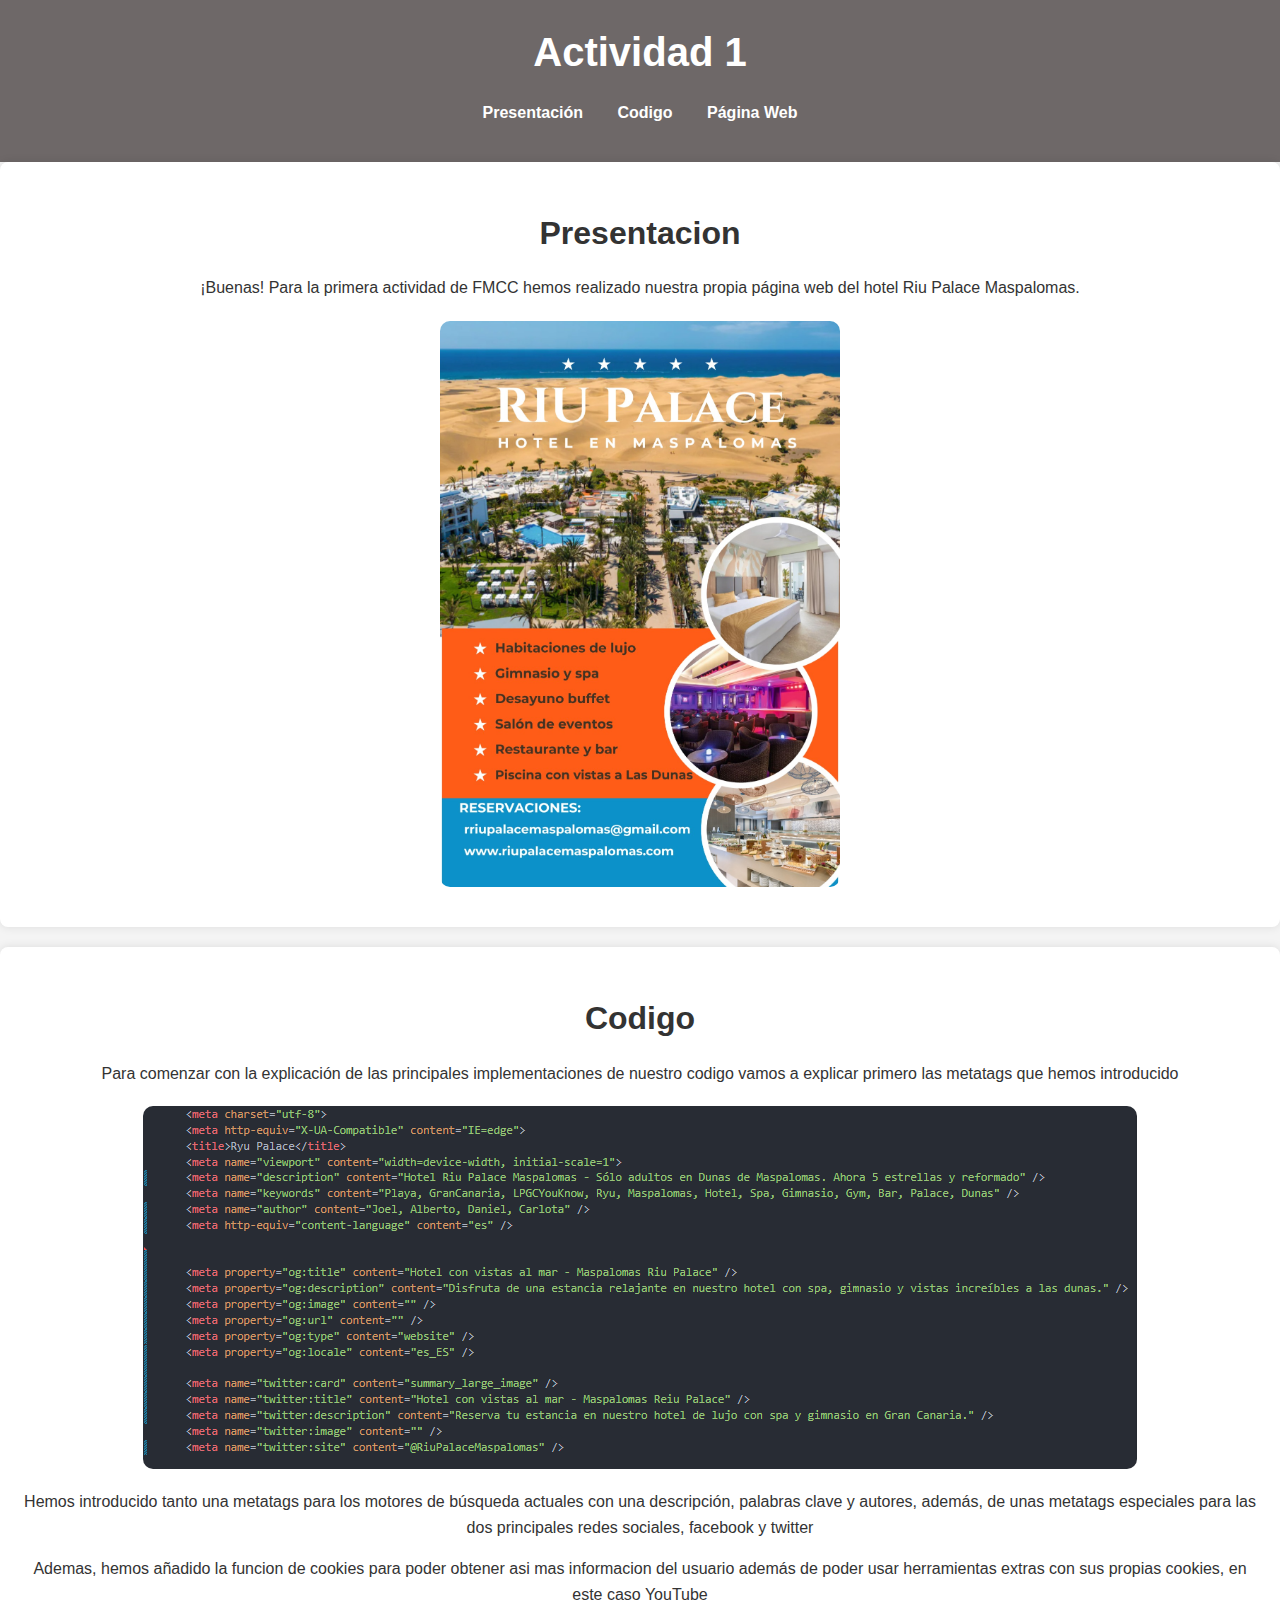
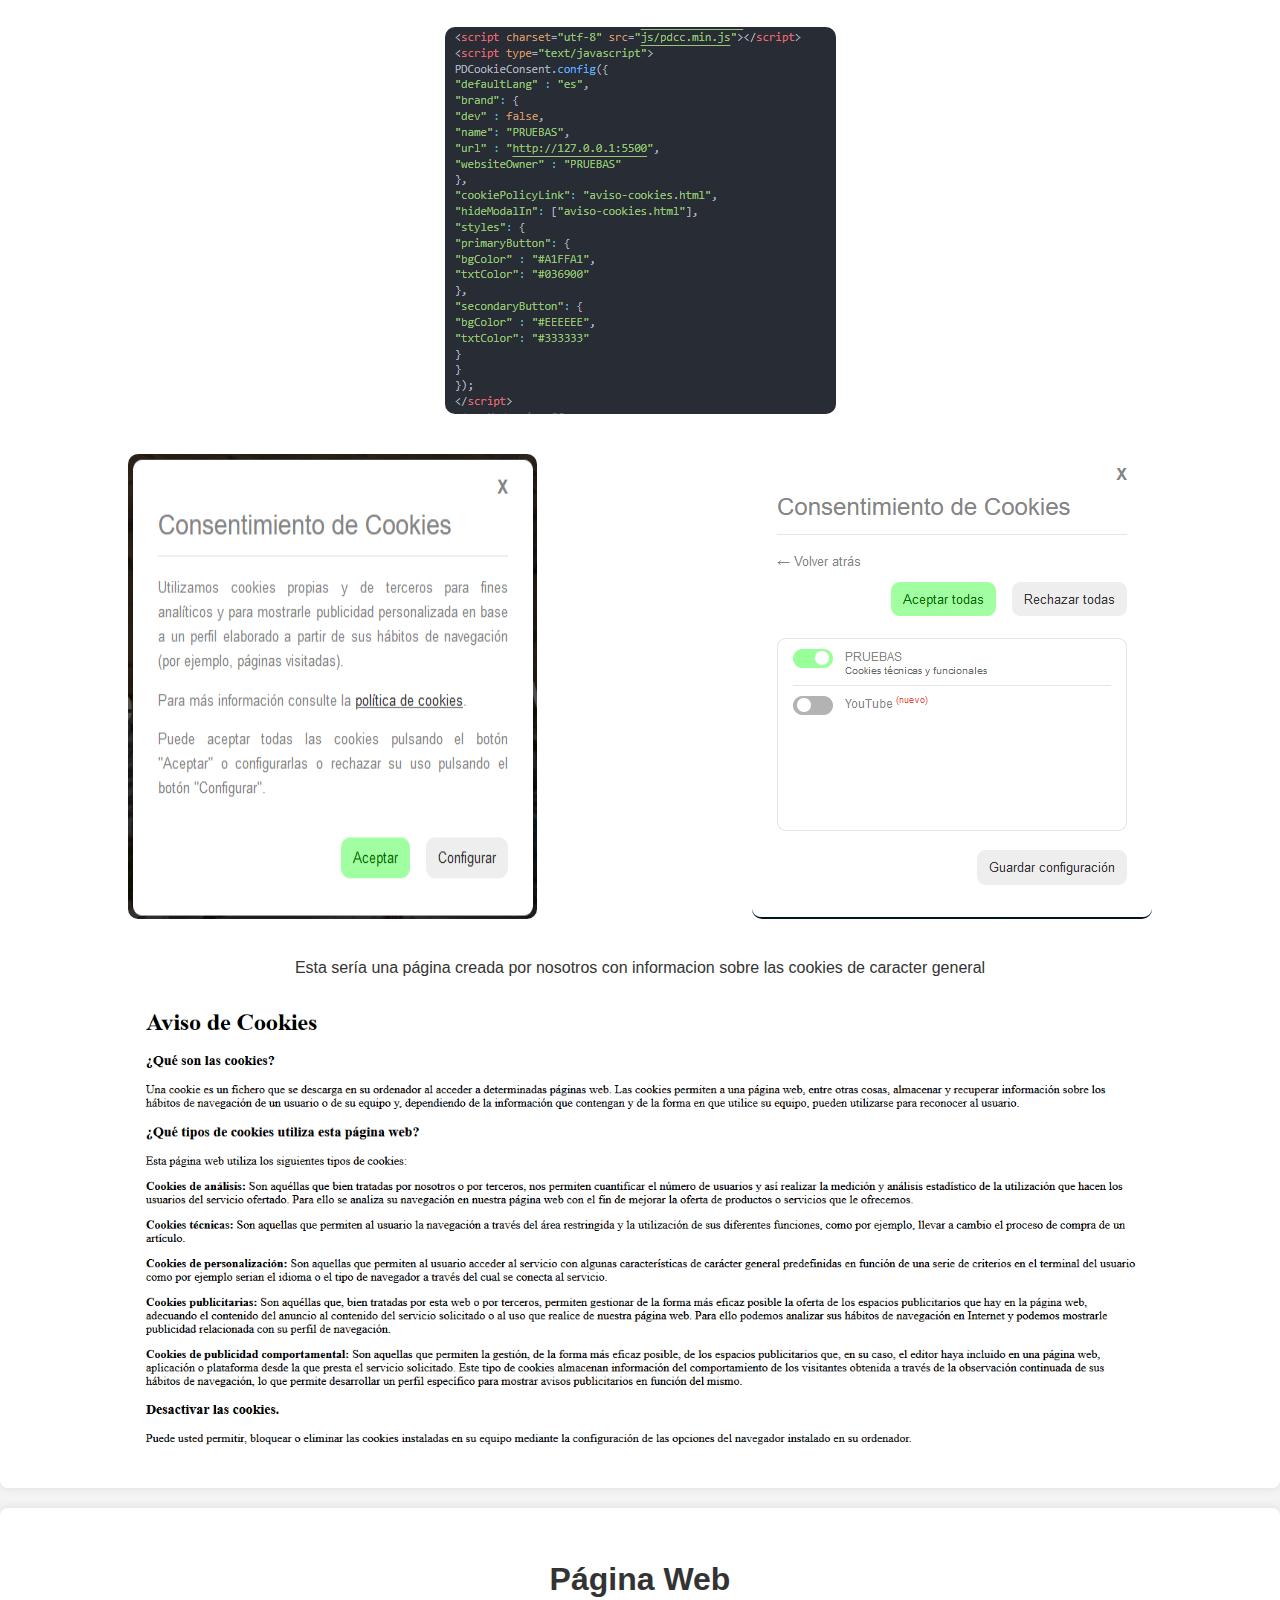
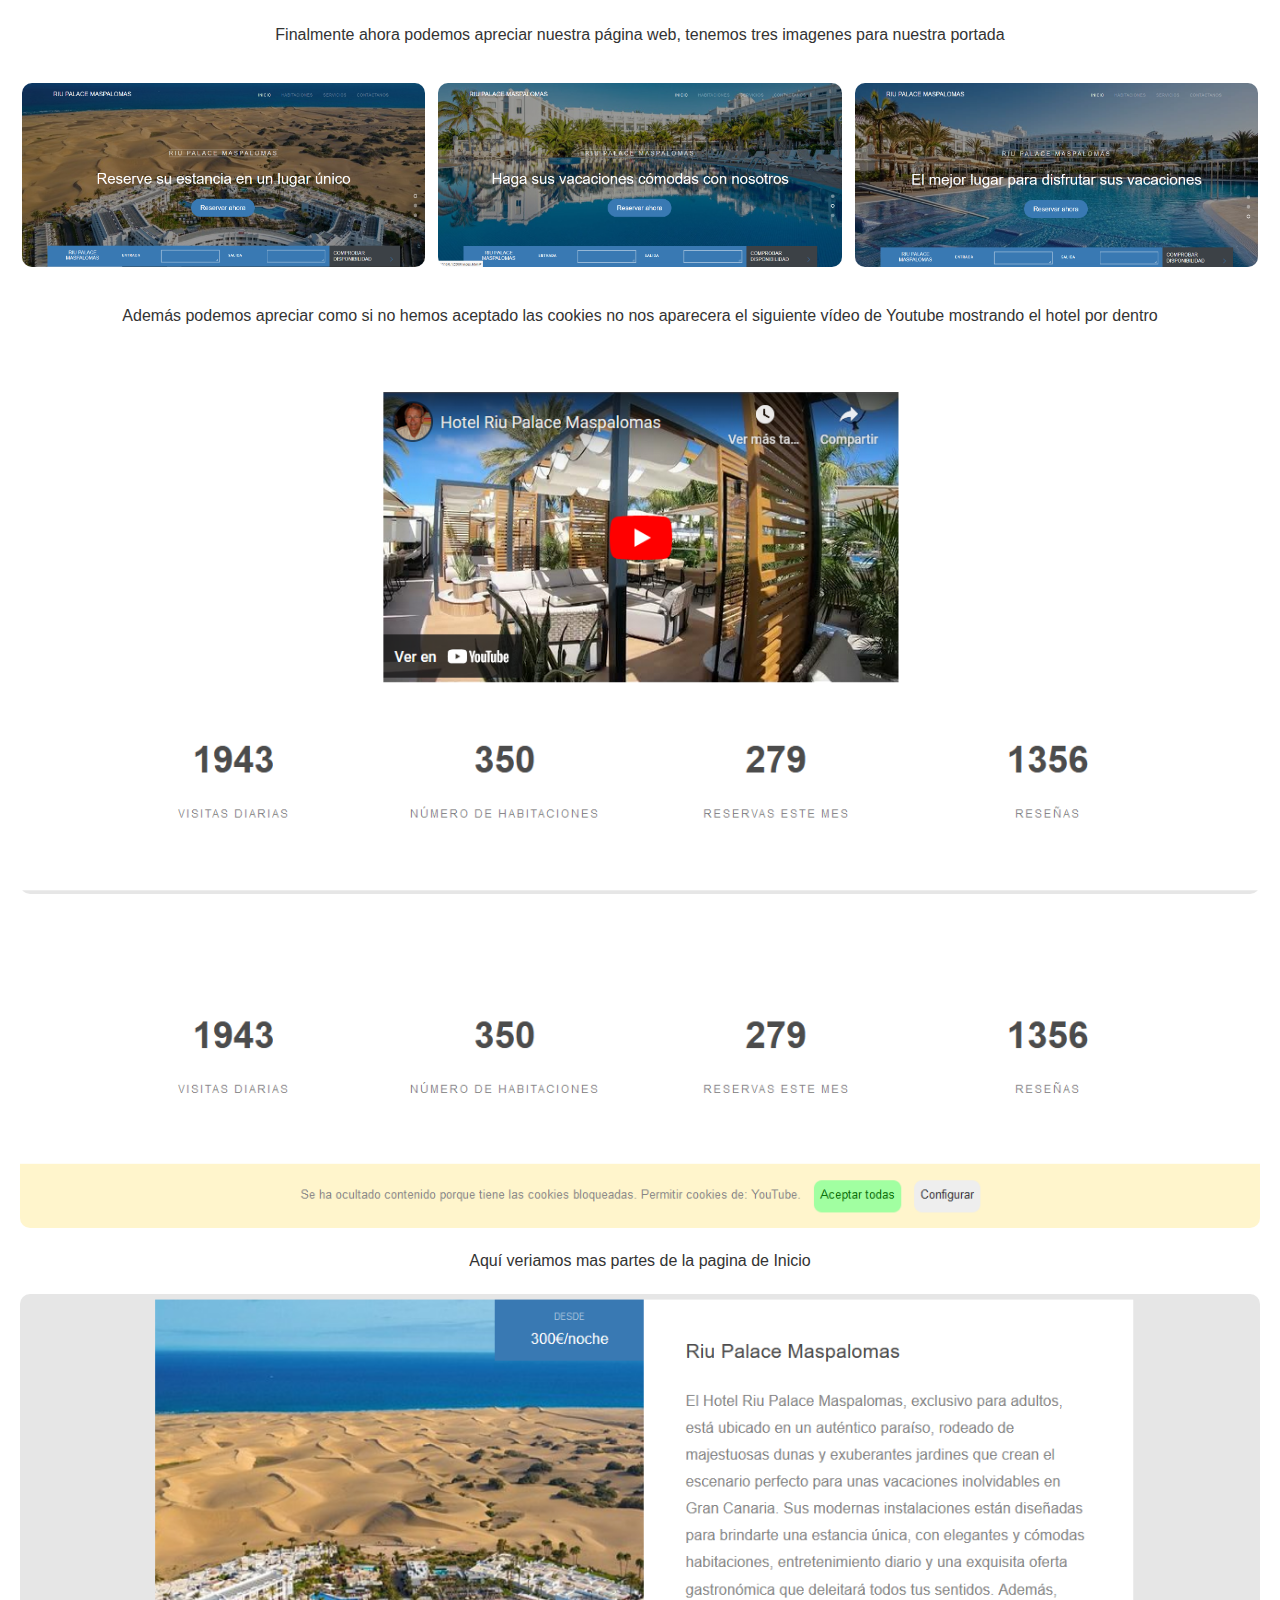
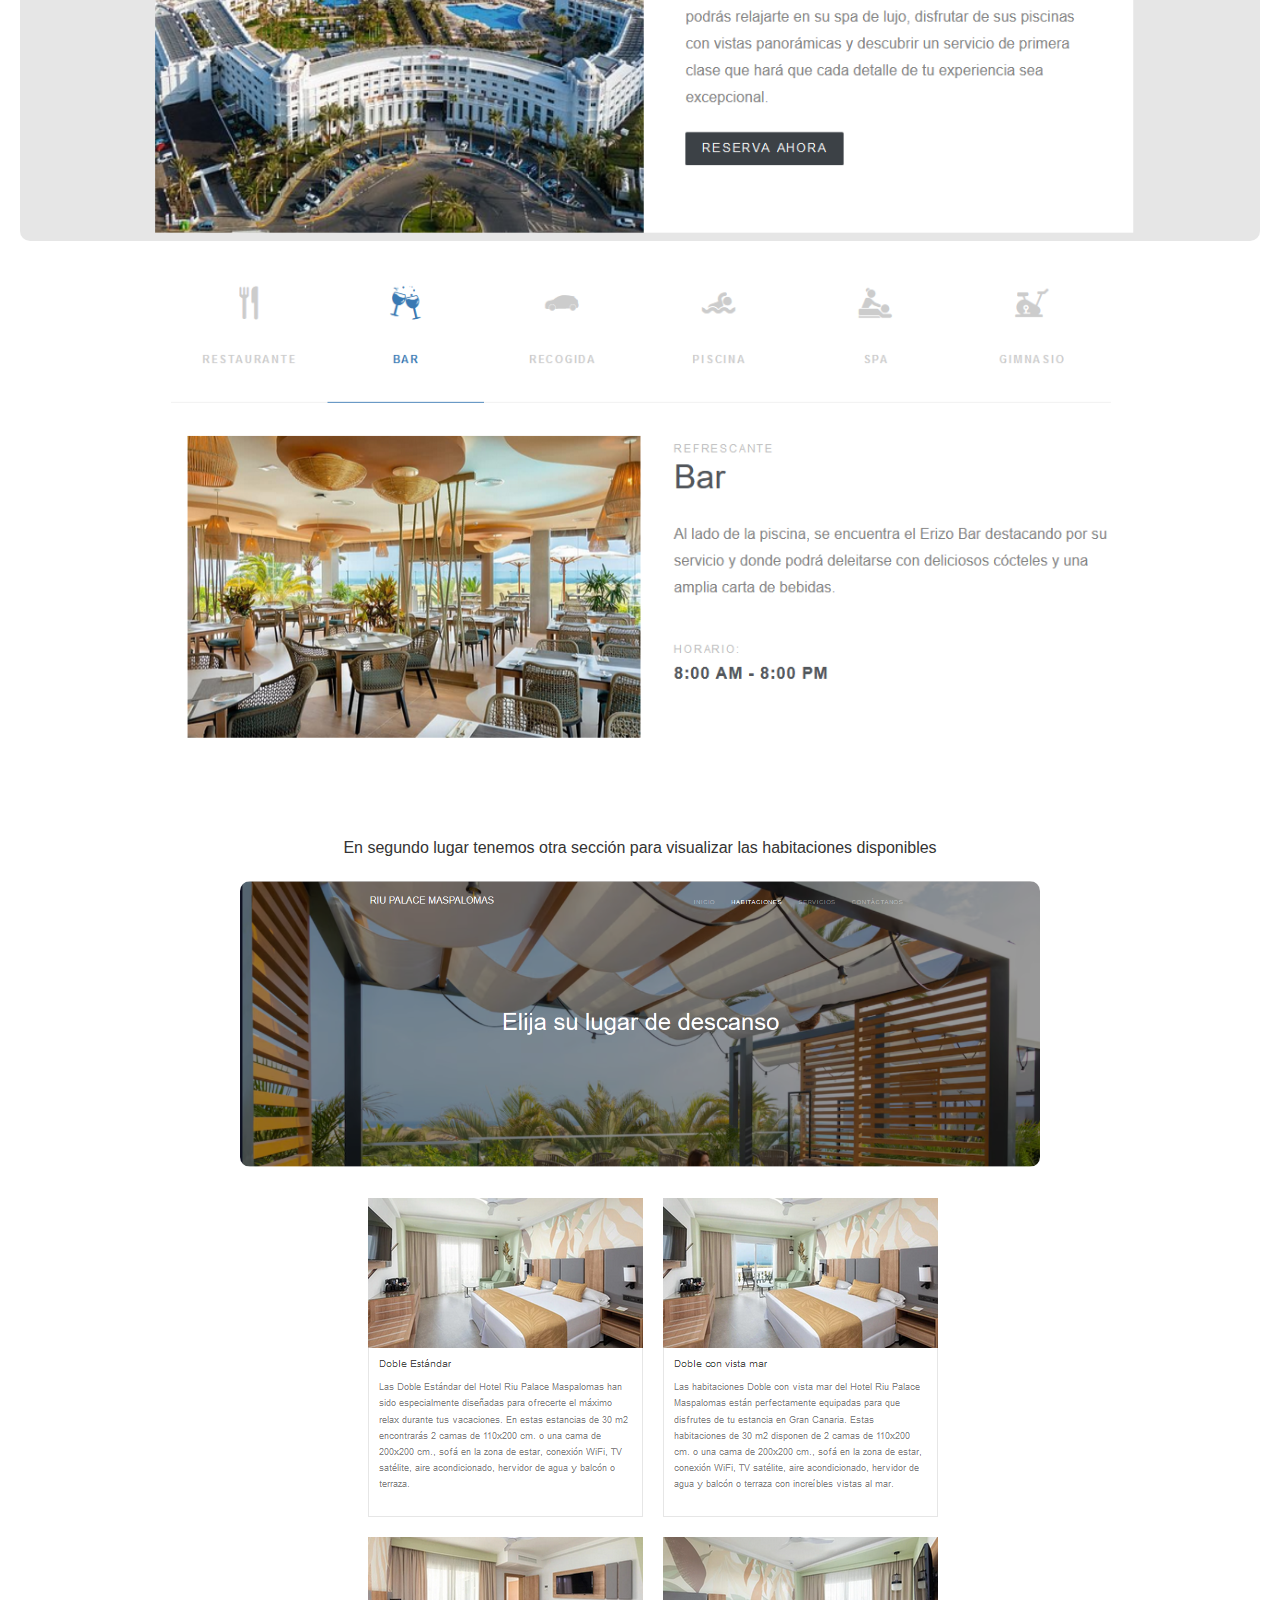
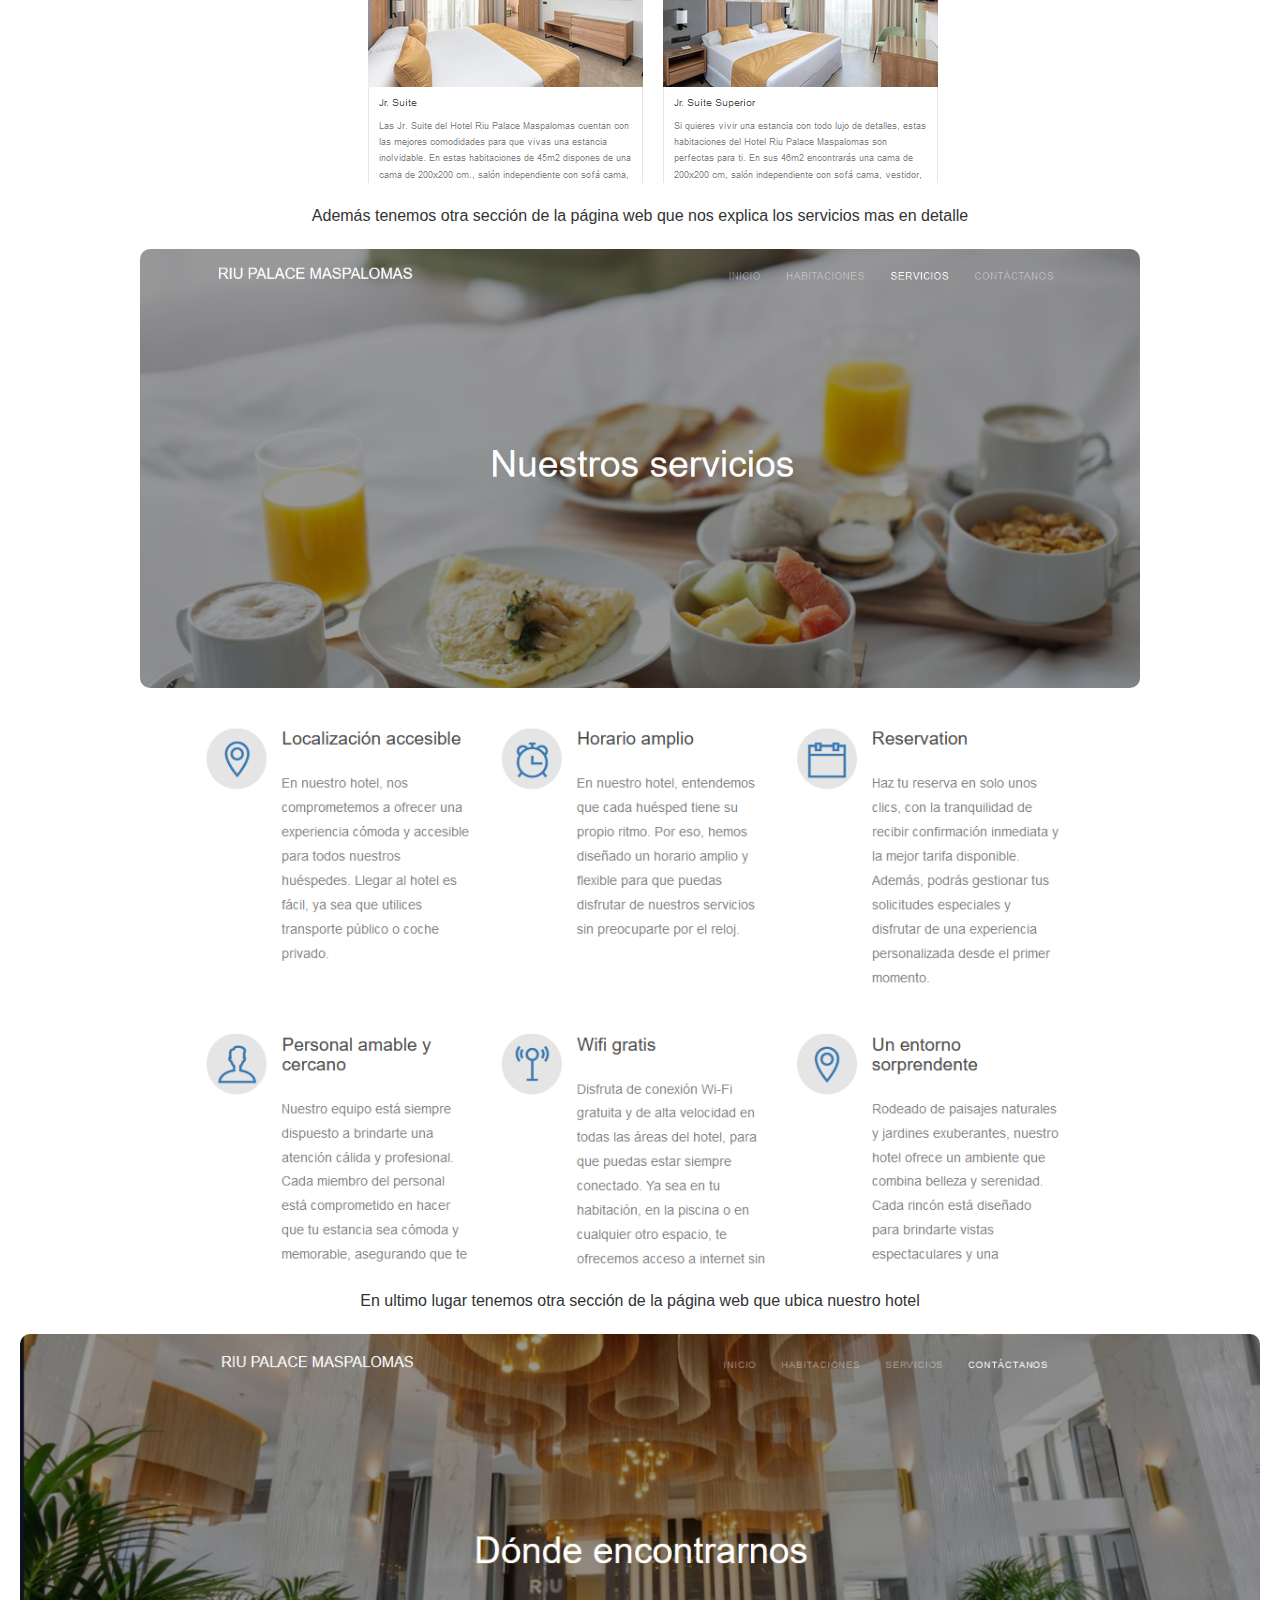
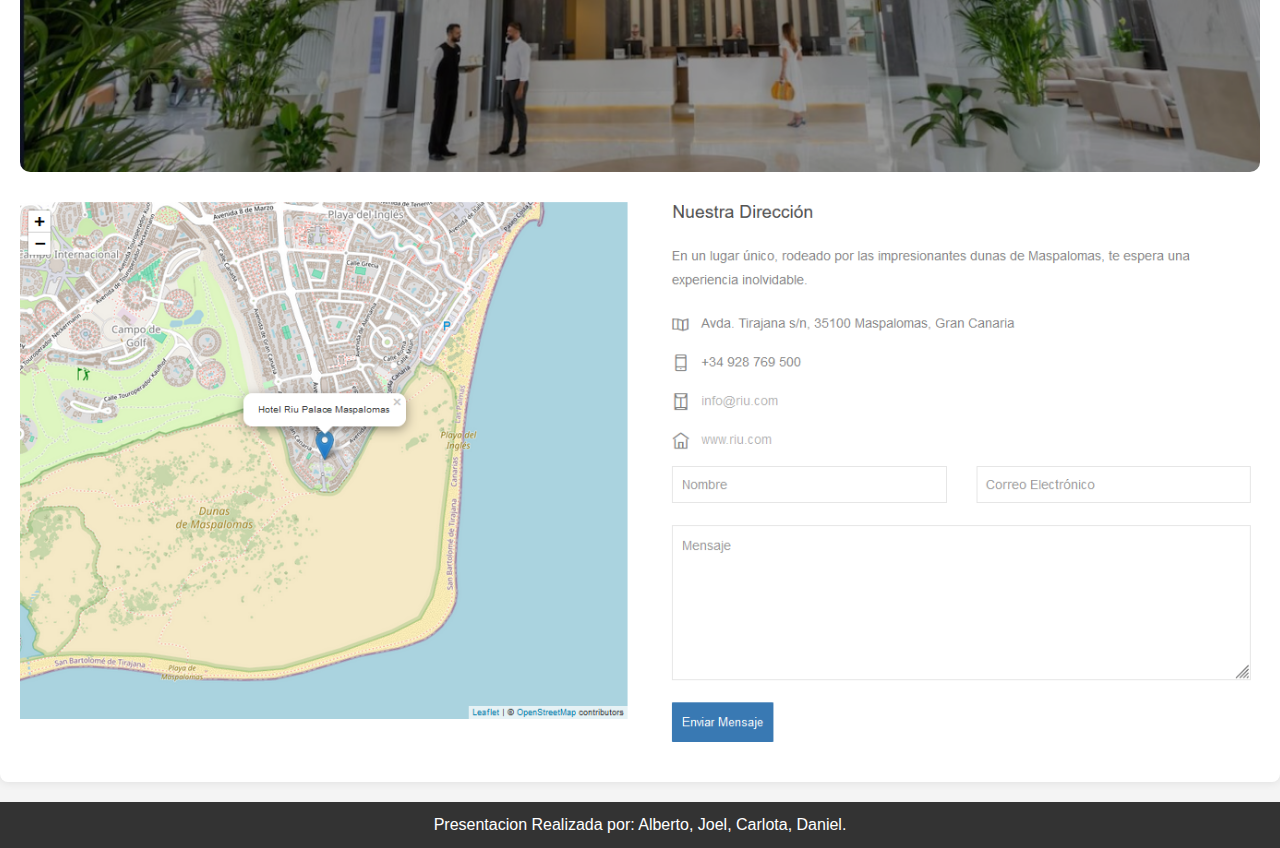
<file: presentacion/presentacion.html>
<!DOCTYPE html>
<html lang="es">
<head>
    <!-- Metadatos -->
    <meta charset="UTF-8">
    <meta http-equiv="X-UA-Compatible" content="IE=edge">
    <meta name="viewport" content="width=device-width, initial-scale=1.0">
    <meta name="description" content="Descripción breve de la página web.">
    
    <!-- Título de la página -->
    <title>Actividad 1</title>

    <!-- Enlace a CSS -->
    <link rel="stylesheet" href="./css/estilos.css">
</head>
<body>

    <!-- Encabezado (header) -->
    <header>
        <h1>Actividad 1</h1>
        <nav>
            <ul>
                <li><a href="#seccion1">Presentación</a></li>
                <li><a href="#seccion2">Codigo</a></li>
                <li><a href="#seccion3">Página Web</a></li>
            </ul>
        </nav>
    </header>

    <!-- Sección principal (main) -->
    <main>
        <section id="seccion1">
            <h2>Presentacion</h2>
            <p>¡Buenas! Para la primera actividad de FMCC hemos realizado nuestra propia página web del hotel Riu Palace Maspalomas.</p>
            <img src="./imagenes/presentacion.jfif" alt="" width="400" height="800">
        </section>

        <section id="seccion2">
            <h2>Codigo</h2>
            <p>Para comenzar con la explicación de las principales implementaciones de nuestro codigo vamos a explicar primero las metatags que hemos introducido</p>
            <img src="./imagenes/MetaTags.png" alt="">
            <p>Hemos introducido tanto una metatags para los motores de búsqueda actuales con una descripción, palabras clave y autores, además, de unas metatags especiales para las dos principales redes sociales, facebook y twitter</p>
            <p>Ademas, hemos añadido la funcion de cookies para poder obtener asi mas informacion del usuario además de poder usar herramientas extras con sus propias cookies, en este caso YouTube</p>
            <img src="./imagenes/Cookies.png" alt="">
                <div id="visucookies">
                <img src="./imagenes/webcookies.png" alt="">
                <img src="./imagenes/consemientocookies.png" alt="">
                </div>
                <p>Esta sería una página creada por nosotros con informacion sobre las cookies de caracter general</p>
                <img src="./imagenes/aviso de cookies.png" alt="" width="1000" height="400">
            
           
        </section>

        <section id="seccion3">
            <h2>Página Web</h2>
            <p>Finalmente ahora podemos apreciar nuestra página web, tenemos tres imagenes para nuestra portada</p>
            <div id="presentacion">
                <img src="./imagenes/1ertitulo.png" alt="" width="400" height="200">
                <img src="./imagenes/2dotitulo.png" alt="" width="400" height="200">
                <img src="./imagenes/3ertitulo.png" alt="" width="400" height="200">
            </div>
            <p>Además podemos apreciar como si no hemos aceptado las cookies no nos aparecera el siguiente vídeo de Youtube mostrando el hotel por dentro</p>
            <div id="cookieswork">
                <img src="./imagenes/ytcookiesup.png" alt="">
                <img src="./imagenes/ytcookiesdown.png" alt="">
            </div>
            <p>Aquí veriamos mas partes de la pagina de Inicio</p>
            <img src="./imagenes/fotoejemplo1.png" alt="">
            <img src="./imagenes/fotoejemplo2.png" alt="">
            <div id="habitaciones">
                <p>En segundo lugar tenemos otra sección para visualizar las habitaciones disponibles</p>
                <img src="./imagenes/habitas.png" alt="" width="800" height="400">
                <img src="./imagenes/habitas2.png" alt="">
            </div>
            <div id="servicios">
                <p>Además tenemos otra sección de la página web que nos explica los servicios mas en detalle</p>
                <img src="./imagenes/servicios1.png" alt="" width="1000" height="400">
                <img src="./imagenes/servicios2.png" alt="">
            </div>
            
            <div id="contactar">
                <p>En ultimo lugar tenemos otra sección de la página web que ubica nuestro hotel</p>
                <img src="./imagenes/finud.png" alt="">
                <img src="./imagenes/finud2.png" alt="">
            </div>
        </section>
    </main>

    <!-- Pie de página (footer) -->
    <footer>
        <p>Presentacion Realizada por: Alberto, Joel, Carlota, Daniel.</p>
    </footer>
</file>
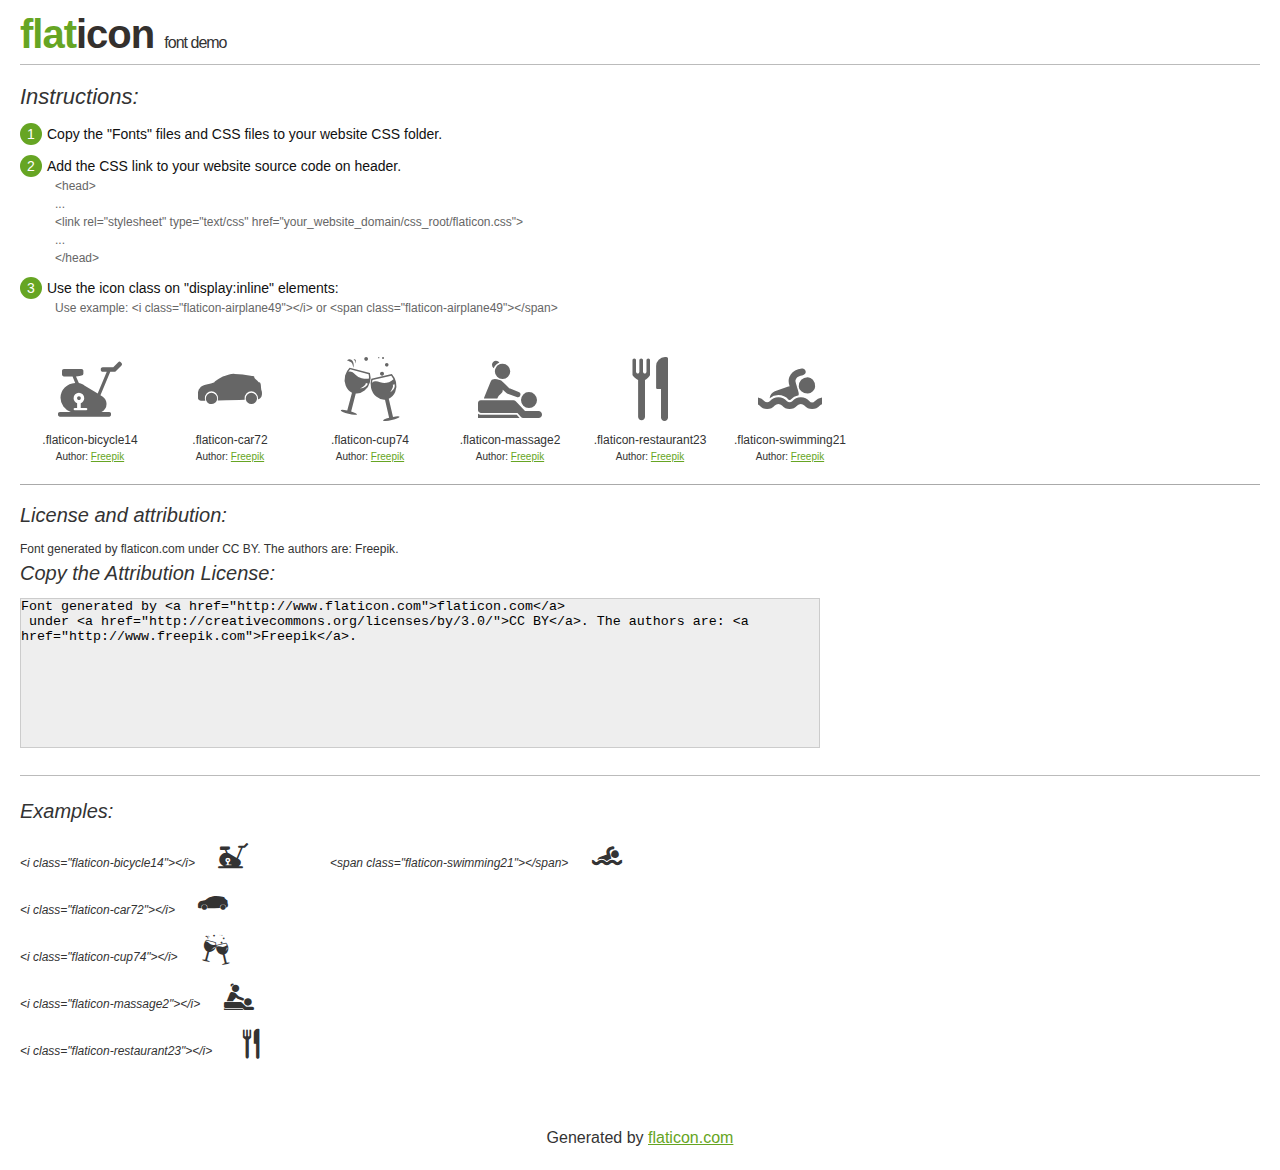
<file: fonts/flaticon/flaticon.html>
<!DOCTYPE html>
<html>

<head>
    <title>Flaticon WebFont</title>
    <link rel="stylesheet" type="text/css" href="flaticon.css">
    <meta charset="UTF-8">
    <style>
    body {
        font-family: sans-serif;
        line-height: 1.5;
        font-size: 16px;
        padding: 20px;
        color:#333;
    }
    * {
        -moz-box-sizing: border-box;
        -webkit-box-sizing: border-box;
        box-sizing: border-box;
        margin: 0;
        padding: 0;
    }
    [class^="flaticon-"]:before, [class*=" flaticon-"]:before, [class^="flaticon-"]:after, [class*=" flaticon-"]:after {
        font-family: Flaticon;
        font-size: 30px;
        font-style: normal;
        margin-left: 20px;
        color: #333;
    }
    .image p {
		font-size: 12px;
		margin: 0px;
		clear: none;
		width: 300px;
		line-height: 40px;
	}
    .text {
        float: left;
        font-size:14px;
        margin-top: 15px;
    }
    .text ul {
        margin-left:0px;
        color:#111;
        margin-bottom:20px;
    }
    .text .ex {
        font-size:12px;
        color:#666;
        margin-left:35px;
        display:block;
    }
    .text ul li {
        margin-top:10px;
        list-style:none;
    }
    .num {
        background:#66A523;
        color:#fff;
        border-radius:20px;
        padding:1px;
        display:inline-block;
        width:22px;
        height:22px;
        text-align:center;
        margin-right: 5px;
    }
    .text ul strong {
        font-weight:normal;
        color:#000;
    }
    .image {
        width: 280px;
        float: left;
        margin-bottom: 15px;
        margin-right: 30px;
    }
    #glyphs {
        clear: both;
    }
    .image p:nth-child(even) i {
        clear: none;
    }
    .glyph {
        display: inline-block;
        width: 120px;
        margin: 10px;
        text-align: center;
        vertical-align: top;
        background: #FFF;
    }
    .glyph .glyph-icon {
        padding: 10px;
        display: block;
        font-family:"Flaticon";
        font-size: 64px;
        line-height: 1;
    }
    .glyph .glyph-icon:before {
        font-size: 64px;
        color: #666;
        margin-left: 0;
    }
    .class-name {
        font-size: 12px;
    }
    .author-name {
		font-size: 10px;
	}
	a{
		color: #66A523;
	}
    .instructions {
        font-style:italic;
        font-size:22px;
        margin-bottom:10px;
    }
    .iconsuse {
        font-size:22px;
        font-style:italic;
        padding-top:20px;
        margin-top:20px;
        border-top:1px solid #bbb;
    }
    .usetitle {
        margin-bottom: 10px;
        font-size: 20px;
        font-style: italic;
    }
    .class-name:last-child {
        font-size: 10px;
        color:#888;
    }
    .class-name:last-child a {
        font-size: 10px;
        color:#555;
    }
    .class-name:last-child a:hover {
        color:#66A523;
    }
    .glyph > input {
        display: block;
        width: 100px;
        margin: 5px auto;
        text-align: center;
        font-size: 12px;
        cursor: text;
    }
    .glyph > input.icon-input {
        font-family:"Flaticon";
        font-size: 16px;
        margin-bottom: 10px;
    }
    h1.logo {
        font-size: 40px;
        letter-spacing: -1px;
        margin-top: -16px;
        text-transform: lowercase;
        border-bottom:1px solid #bbb;
    }
    h1.logo strong {
        font-size: 16px;
        font-family:sans-serif;
        font-weight:normal;
        color:#333;
    }
    h1.logo a {
        color:#34302d;
        text-decoration: none;
    }
    h1.logo a span {
        color:#66A523;
    }
    #footer {
        padding-top:40px;
        clear:both;
        text-align:center;
    }
    #footer a {
        color:#66A523;
    }
    textarea {
		margin: 0px;
		width: 800px;
		height: 150px;
		border: 1px solid #CCC;
		resize: none;
		background: #EEE;
    }
    .author-link, .attrDiv a{
    	font-size: 12px;
    	color: #333;
    	text-decoration: none;
    }
    .external {
    	display: block;
    }
    .attrDiv {
		font-size: 12px;
	}
    .attribution {
        border-top: 1px solid #AAA;
        margin: 10px 0;
        padding-top: 15px;
    }
    </style>
</head>

<body>
    <header>
        <h1 class="logo">
            <a href="http://www.flaticon.com">
                <span>FLAT</span>ICON</a>
            <strong>Font Demo</strong>
        </h1>
    </header>

    <section class="demo">
        <div class="text">

            <div class="instructions">Instructions:</div>

            <ul>
                <li>
                    <p>
                        <span class="num">1</span>Copy the "Fonts" files and CSS files to your website CSS folder.
                </li>
                <li>
                    <p>
                        <span class="num">2</span>Add the CSS link to your website source code on header.
                        <br />
                        <span class="ex">&lt;head&gt;
                            <br/>...
                            <br/>&lt;link rel="stylesheet" type="text/css" href="your_website_domain/css_root/flaticon.css"&gt;
                            <br/>...
                            <br/>&lt;/head&gt;</span>
                </li>

                <li>
                    <p>
                        <span class="num">3</span>Use the icon class on "display:inline" elements:
                        <br />
                        <span class="ex">Use example: &lt;i class=&quot;flaticon-airplane49&quot;&gt;&lt;/i&gt; or &lt;span class=&quot;flaticon-airplane49&quot;&gt;&lt;/span&gt;</span>
                </li>
            </ul>
        </div>

    </section>

    <section id="glyphs"><div class="glyph">
		<div class="glyph-icon flaticon-bicycle14"></div>
		<div class="class-name">.flaticon-bicycle14</div><div class="author-name">Author: <a href="http://www.flaticon.com/free-icon/bicycle-of-gym-without-wheels_55175">Freepik</a></div></div><div class="glyph">
		<div class="glyph-icon flaticon-car72"></div>
		<div class="class-name">.flaticon-car72</div><div class="author-name">Author: <a href="http://www.flaticon.com/free-icon/car-black-side-silhouette_27003">Freepik</a></div></div><div class="glyph">
		<div class="glyph-icon flaticon-cup74"></div>
		<div class="class-name">.flaticon-cup74</div><div class="author-name">Author: <a href="http://www.flaticon.com/free-icon/cheers_11161">Freepik</a></div></div><div class="glyph">
		<div class="glyph-icon flaticon-massage2"></div>
		<div class="class-name">.flaticon-massage2</div><div class="author-name">Author: <a href="http://www.flaticon.com/free-icon/massage-spa-body-treatment_53781">Freepik</a></div></div><div class="glyph">
		<div class="glyph-icon flaticon-restaurant23"></div>
		<div class="class-name">.flaticon-restaurant23</div><div class="author-name">Author: <a href="http://www.flaticon.com/free-icon/restaurant-interface-symbol-of-fork-and-knife-couple_37481">Freepik</a></div></div><div class="glyph">
		<div class="glyph-icon flaticon-swimming21"></div>
		<div class="class-name">.flaticon-swimming21</div><div class="author-name">Author: <a href="http://www.flaticon.com/free-icon/swimming_50004">Freepik</a></div></div></section>

<section class="attribution">

	<div class="usetitle">License and attribution:</div><div class="attrDiv">Font generated by <a href="http://www.flaticon.com">flaticon.com</a>
 under <a href="http://creativecommons.org/licenses/by/3.0/">CC BY</a>. The authors are: <a href="http://www.freepik.com">Freepik</a>.</div><div class="usetitle">Copy the Attribution License:</div>

<textarea onclick="this.focus();this.select();">Font generated by &lt;a href=&quot;http://www.flaticon.com&quot;&gt;flaticon.com&lt;/a&gt;
 under &lt;a href=&quot;http://creativecommons.org/licenses/by/3.0/&quot;&gt;CC BY&lt;/a&gt;. The authors are: &lt;a href=&quot;http://www.freepik.com&quot;&gt;Freepik&lt;/a&gt;.</textarea>

</section>

<section class="iconsuse">
    	<div class="usetitle">Examples:</div>
		<div class="image"><p>&lt;i class=&quot;flaticon-bicycle14&quot;&gt;&lt;/i&gt; <i class="flaticon-bicycle14"></i></p><p>&lt;i class=&quot;flaticon-car72&quot;&gt;&lt;/i&gt; <i class="flaticon-car72"></i></p><p>&lt;i class=&quot;flaticon-cup74&quot;&gt;&lt;/i&gt; <i class="flaticon-cup74"></i></p><p>&lt;i class=&quot;flaticon-massage2&quot;&gt;&lt;/i&gt; <i class="flaticon-massage2"></i></p><p>&lt;i class=&quot;flaticon-restaurant23&quot;&gt;&lt;/i&gt; <i class="flaticon-restaurant23"></i></p></div><div class="image"><p>&lt;span class=&quot;flaticon-swimming21&quot;&gt;&lt;/span&gt; <span class="flaticon-swimming21"></span></p></div>
</section>
<div id="footer">
    <div>Generated by <a href="http://www.flaticon.com">flaticon.com</a>
    </div>
</div>
	</body>
</html>
</file>
<file: css/superfish.css>
/*** ESSENTIAL STYLES ***/
.sf-menu, .sf-menu * {
	margin: 0;
	padding: 0;
	list-style: none;
}
.sf-menu li {
	position: relative;
}
.sf-menu ul {
	position: absolute;
	display: none;
	top: 100%;
	left: 0;
	z-index: 99;
}
.sf-menu > li {
	float: left;
}
.sf-menu li:hover > ul,
.sf-menu li.sfHover > ul {
	display: block;
}

.sf-menu a {
	display: block;
	position: relative;
}
.sf-menu ul ul {
	top: 0;
	left: 100%;
}


/*** DEMO SKIN ***/
.sf-menu {
	float: left;
	margin-bottom: 1em;
}
.sf-menu ul {
	box-shadow: 2px 2px 6px rgba(0,0,0,.2);
	min-width: 12em; /* allow long menu items to determine submenu width */
	*width: 12em; /* no auto sub width for IE7, see white-space comment below */
}
.sf-menu a {
	border-left: 1px solid #fff;
	border-top: 1px solid #dFeEFF; /* fallback colour must use full shorthand */
	border-top: 1px solid rgba(255,255,255,.5);
	padding: .75em 1em;
	text-decoration: none;
	zoom: 1; /* IE7 */
}
.sf-menu a {
	color: #13a;
}
.sf-menu li {
	background: #BDD2FF;
	white-space: nowrap; /* no need for Supersubs plugin */
	*white-space: normal; /* ...unless you support IE7 (let it wrap) */
	-webkit-transition: background .2s;
	transition: background .2s;
}
.sf-menu ul li {
	background: #AABDE6;
}
.sf-menu ul ul li {
	background: #9AAEDB;
}
.sf-menu li:hover,
.sf-menu li.sfHover {
	background: #CFDEFF;
	/* only transition out, not in */
	-webkit-transition: none;
	transition: none;
}

/*** arrows (for all except IE7) **/
.sf-arrows .sf-with-ul {
	padding-right: 2.5em;
	*padding-right: 1em; /* no CSS arrows for IE7 (lack pseudo-elements) */
}
/* styling for both css and generated arrows */
.sf-arrows .sf-with-ul:after {
	content: '';
	position: absolute;
	top: 50%;
	right: 1em;
	margin-top: -3px;
	height: 0;
	width: 0;
	/* order of following 3 rules important for fallbacks to work */
	border: 5px solid transparent;
	border-top-color: #dFeEFF; /* edit this to suit design (no rgba in IE8) */
	border-top-color: rgba(255,255,255,.5);
}
.sf-arrows > li > .sf-with-ul:focus:after,
.sf-arrows > li:hover > .sf-with-ul:after,
.sf-arrows > .sfHover > .sf-with-ul:after {
	border-top-color: white; /* IE8 fallback colour */
}
/* styling for right-facing arrows */
.sf-arrows ul .sf-with-ul:after {
	margin-top: -5px;
	margin-right: -3px;
	border-color: transparent;
	border-left-color: #dFeEFF; /* edit this to suit design (no rgba in IE8) */
	border-left-color: rgba(255,255,255,.5);
}
.sf-arrows ul li > .sf-with-ul:focus:after,
.sf-arrows ul li:hover > .sf-with-ul:after,
.sf-arrows ul .sfHover > .sf-with-ul:after {
	border-left-color: white;
}
</file>
<file: css/cs-select.css>
/* Default custom select styles */
div.cs-select {
	display: inline-block;
	vertical-align: middle;
	position: relative;
	text-align: left;
	background: #fff;
	z-index: 100;
	width: 100%;
	max-width: 500px;
	-webkit-touch-callout: none;
	-webkit-user-select: none;
	-khtml-user-select: none;
	-moz-user-select: none;
	-ms-user-select: none;
	user-select: none;
}

div.cs-select:focus {
	outline: none; /* For better accessibility add a style for this in your skin */
}

.cs-select select {
	display: none;
}

.cs-select span {
	display: block;
	position: relative;
	cursor: pointer;
	padding: 1em;
	white-space: nowrap;
	overflow: hidden;
	text-overflow: ellipsis;
}

/* Placeholder and selected option */
.cs-select > span {
	padding-right: 3em;
}

.cs-select > span::after,
.cs-select .cs-selected span::after {
	speak: none;
	position: absolute;
	top: 50%;
	-webkit-transform: translateY(-50%);
	transform: translateY(-50%);
	-webkit-font-smoothing: antialiased;
	-moz-osx-font-smoothing: grayscale;
}

.cs-select > span::after {
	content: '\25BE';
	right: 1em;
}

.cs-select .cs-selected span::after {
	content: '\2713';
	margin-left: 1em;
}

.cs-select.cs-active > span::after {
	-webkit-transform: translateY(-50%) rotate(180deg);
	transform: translateY(-50%) rotate(180deg);
}

div.cs-active {
	z-index: 200;
}

/* Options */
.cs-select .cs-options {
	position: absolute;
	overflow: hidden;
	width: 100%;
	background: #fff;
	visibility: hidden;
}

.cs-select.cs-active .cs-options {
	visibility: visible;
}

.cs-select ul {
	list-style: none;
	margin: 0;
	padding: 5px 0;
	width: 100%;
	font-size: 16px;
}

.cs-select ul span {
	padding: 1em;
	color: #777;
}

.cs-select ul li.cs-focus span {
	background-color: #ddd;
}

/* Optgroup and optgroup label */
.cs-select li.cs-optgroup ul {
	padding-left: 1em;
}

.cs-select li.cs-optgroup > span {
	cursor: default;
}
</file>
<file: css/cs-skin-border.css>
@font-face {
	font-family: 'themify';
	src:url('../fonts/themify.eot?-fvbane');
	src:url('../fonts/themify.eot?#iefix-fvbane') format('embedded-opentype'),
		url('../fonts/themify.woff?-fvbane') format('woff'),
		url('../fonts/themify.ttf?-fvbane') format('truetype'),
		url('../fonts/themify.svg?-fvbane#themify') format('svg');
	font-weight: normal;
	font-style: normal;
}

div.cs-skin-border {
	background: transparent;
	font-size: 16px;
	font-weight: 700;
	max-width: 600px;
}

@media screen and (max-width: 30em) {
	div.cs-skin-border { font-size: 1em; }
}

.cs-skin-border > span {
	border: 5px solid #000;
	border-color: inherit;
	-webkit-transition: background 0.2s, border-color 0.2s;
	transition: background 0.2s, border-color 0.2s;
}

.cs-skin-border > span::after,
.cs-skin-border .cs-selected span::after {
	font-family: 'themify';
	content: "\e648";
}

.cs-skin-border ul span::after {
	content: '';
	opacity: 0;
}

.cs-skin-border .cs-selected span::after {
	/*content: "\e64b";*/
	content: "\e64c";
	color: #ddd9c9;
	font-size: 1.5em;
	opacity: 1;
	-webkit-transition: opacity 0.2s;
	transition: opacity 0.2s;
}

.cs-skin-border.cs-active > span {
	background: #fff;
	border-color: #fff;
	color: #db4118;
}

.cs-skin-border .cs-options {
	color: #db4118;
	font-size: 0.75em;
	opacity: 0;
	-webkit-transition: opacity 0.2s, visibility 0s 0.2s;
	transition: opacity 0.2s, visibility 0s 0.2s;
}

.cs-skin-border.cs-active .cs-options {
	opacity: 1;
	-webkit-transition: opacity 0.2s;
	transition: opacity 0.2s;
}

.cs-skin-border ul span {
	padding: 1em 2em;
	-webkit-backface-visibility: hidden;
	backface-visibility: hidden;
}

.cs-skin-border .cs-options li span:hover,
.cs-skin-border li.cs-focus span {
	background: #f5f3ec;
}
</file>
<file: css/themify-icons.css>
@font-face {
	font-family: 'themify';
	src:url('../fonts/themify/themify.eot?-fvbane');
	src:url('../fonts/themify/themify.eot?#iefix-fvbane') format('embedded-opentype'),
		url('../fonts/themify/themify.woff?-fvbane') format('woff'),
		url('../fonts/themify/themify.ttf?-fvbane') format('truetype'),
		url('../fonts/themify/themify.svg?-fvbane#themify') format('svg');
	font-weight: normal;
	font-style: normal;
}

[class^="ti-"], [class*=" ti-"] {
	font-family: 'themify';
	speak: none;
	font-style: normal;
	font-weight: normal;
	font-variant: normal;
	text-transform: none;
	line-height: 1;

	/* Better Font Rendering =========== */
	-webkit-font-smoothing: antialiased;
	-moz-osx-font-smoothing: grayscale;
}

.ti-wand:before {
	content: "\e600";
}
.ti-volume:before {
	content: "\e601";
}
.ti-user:before {
	content: "\e602";
}
.ti-unlock:before {
	content: "\e603";
}
.ti-unlink:before {
	content: "\e604";
}
.ti-trash:before {
	content: "\e605";
}
.ti-thought:before {
	content: "\e606";
}
.ti-target:before {
	content: "\e607";
}
.ti-tag:before {
	content: "\e608";
}
.ti-tablet:before {
	content: "\e609";
}
.ti-star:before {
	content: "\e60a";
}
.ti-spray:before {
	content: "\e60b";
}
.ti-signal:before {
	content: "\e60c";
}
.ti-shopping-cart:before {
	content: "\e60d";
}
.ti-shopping-cart-full:before {
	content: "\e60e";
}
.ti-settings:before {
	content: "\e60f";
}
.ti-search:before {
	content: "\e610";
}
.ti-zoom-in:before {
	content: "\e611";
}
.ti-zoom-out:before {
	content: "\e612";
}
.ti-cut:before {
	content: "\e613";
}
.ti-ruler:before {
	content: "\e614";
}
.ti-ruler-pencil:before {
	content: "\e615";
}
.ti-ruler-alt:before {
	content: "\e616";
}
.ti-bookmark:before {
	content: "\e617";
}
.ti-bookmark-alt:before {
	content: "\e618";
}
.ti-reload:before {
	content: "\e619";
}
.ti-plus:before {
	content: "\e61a";
}
.ti-pin:before {
	content: "\e61b";
}
.ti-pencil:before {
	content: "\e61c";
}
.ti-pencil-alt:before {
	content: "\e61d";
}
.ti-paint-roller:before {
	content: "\e61e";
}
.ti-paint-bucket:before {
	content: "\e61f";
}
.ti-na:before {
	content: "\e620";
}
.ti-mobile:before {
	content: "\e621";
}
.ti-minus:before {
	content: "\e622";
}
.ti-medall:before {
	content: "\e623";
}
.ti-medall-alt:before {
	content: "\e624";
}
.ti-marker:before {
	content: "\e625";
}
.ti-marker-alt:before {
	content: "\e626";
}
.ti-arrow-up:before {
	content: "\e627";
}
.ti-arrow-right:before {
	content: "\e628";
}
.ti-arrow-left:before {
	content: "\e629";
}
.ti-arrow-down:before {
	content: "\e62a";
}
.ti-lock:before {
	content: "\e62b";
}
.ti-location-arrow:before {
	content: "\e62c";
}
.ti-link:before {
	content: "\e62d";
}
.ti-layout:before {
	content: "\e62e";
}
.ti-layers:before {
	content: "\e62f";
}
.ti-layers-alt:before {
	content: "\e630";
}
.ti-key:before {
	content: "\e631";
}
.ti-import:before {
	content: "\e632";
}
.ti-image:before {
	content: "\e633";
}
.ti-heart:before {
	content: "\e634";
}
.ti-heart-broken:before {
	content: "\e635";
}
.ti-hand-stop:before {
	content: "\e636";
}
.ti-hand-open:before {
	content: "\e637";
}
.ti-hand-drag:before {
	content: "\e638";
}
.ti-folder:before {
	content: "\e639";
}
.ti-flag:before {
	content: "\e63a";
}
.ti-flag-alt:before {
	content: "\e63b";
}
.ti-flag-alt-2:before {
	content: "\e63c";
}
.ti-eye:before {
	content: "\e63d";
}
.ti-export:before {
	content: "\e63e";
}
.ti-exchange-vertical:before {
	content: "\e63f";
}
.ti-desktop:before {
	content: "\e640";
}
.ti-cup:before {
	content: "\e641";
}
.ti-crown:before {
	content: "\e642";
}
.ti-comments:before {
	content: "\e643";
}
.ti-comment:before {
	content: "\e644";
}
.ti-comment-alt:before {
	content: "\e645";
}
.ti-close:before {
	content: "\e646";
}
.ti-clip:before {
	content: "\e647";
}
.ti-angle-up:before {
	content: "\e648";
}
.ti-angle-right:before {
	content: "\e649";
}
.ti-angle-left:before {
	content: "\e64a";
}
.ti-angle-down:before {
	content: "\e64b";
}
.ti-check:before {
	content: "\e64c";
}
.ti-check-box:before {
	content: "\e64d";
}
.ti-camera:before {
	content: "\e64e";
}
.ti-announcement:before {
	content: "\e64f";
}
.ti-brush:before {
	content: "\e650";
}
.ti-briefcase:before {
	content: "\e651";
}
.ti-bolt:before {
	content: "\e652";
}
.ti-bolt-alt:before {
	content: "\e653";
}
.ti-blackboard:before {
	content: "\e654";
}
.ti-bag:before {
	content: "\e655";
}
.ti-move:before {
	content: "\e656";
}
.ti-arrows-vertical:before {
	content: "\e657";
}
.ti-arrows-horizontal:before {
	content: "\e658";
}
.ti-fullscreen:before {
	content: "\e659";
}
.ti-arrow-top-right:before {
	content: "\e65a";
}
.ti-arrow-top-left:before {
	content: "\e65b";
}
.ti-arrow-circle-up:before {
	content: "\e65c";
}
.ti-arrow-circle-right:before {
	content: "\e65d";
}
.ti-arrow-circle-left:before {
	content: "\e65e";
}
.ti-arrow-circle-down:before {
	content: "\e65f";
}
.ti-angle-double-up:before {
	content: "\e660";
}
.ti-angle-double-right:before {
	content: "\e661";
}
.ti-angle-double-left:before {
	content: "\e662";
}
.ti-angle-double-down:before {
	content: "\e663";
}
.ti-zip:before {
	content: "\e664";
}
.ti-world:before {
	content: "\e665";
}
.ti-wheelchair:before {
	content: "\e666";
}
.ti-view-list:before {
	content: "\e667";
}
.ti-view-list-alt:before {
	content: "\e668";
}
.ti-view-grid:before {
	content: "\e669";
}
.ti-uppercase:before {
	content: "\e66a";
}
.ti-upload:before {
	content: "\e66b";
}
.ti-underline:before {
	content: "\e66c";
}
.ti-truck:before {
	content: "\e66d";
}
.ti-timer:before {
	content: "\e66e";
}
.ti-ticket:before {
	content: "\e66f";
}
.ti-thumb-up:before {
	content: "\e670";
}
.ti-thumb-down:before {
	content: "\e671";
}
.ti-text:before {
	content: "\e672";
}
.ti-stats-up:before {
	content: "\e673";
}
.ti-stats-down:before {
	content: "\e674";
}
.ti-split-v:before {
	content: "\e675";
}
.ti-split-h:before {
	content: "\e676";
}
.ti-smallcap:before {
	content: "\e677";
}
.ti-shine:before {
	content: "\e678";
}
.ti-shift-right:before {
	content: "\e679";
}
.ti-shift-left:before {
	content: "\e67a";
}
.ti-shield:before {
	content: "\e67b";
}
.ti-notepad:before {
	content: "\e67c";
}
.ti-server:before {
	content: "\e67d";
}
.ti-quote-right:before {
	content: "\e67e";
}
.ti-quote-left:before {
	content: "\e67f";
}
.ti-pulse:before {
	content: "\e680";
}
.ti-printer:before {
	content: "\e681";
}
.ti-power-off:before {
	content: "\e682";
}
.ti-plug:before {
	content: "\e683";
}
.ti-pie-chart:before {
	content: "\e684";
}
.ti-paragraph:before {
	content: "\e685";
}
.ti-panel:before {
	content: "\e686";
}
.ti-package:before {
	content: "\e687";
}
.ti-music:before {
	content: "\e688";
}
.ti-music-alt:before {
	content: "\e689";
}
.ti-mouse:before {
	content: "\e68a";
}
.ti-mouse-alt:before {
	content: "\e68b";
}
.ti-money:before {
	content: "\e68c";
}
.ti-microphone:before {
	content: "\e68d";
}
.ti-menu:before {
	content: "\e68e";
}
.ti-menu-alt:before {
	content: "\e68f";
}
.ti-map:before {
	content: "\e690";
}
.ti-map-alt:before {
	content: "\e691";
}
.ti-loop:before {
	content: "\e692";
}
.ti-location-pin:before {
	content: "\e693";
}
.ti-list:before {
	content: "\e694";
}
.ti-light-bulb:before {
	content: "\e695";
}
.ti-Italic:before {
	content: "\e696";
}
.ti-info:before {
	content: "\e697";
}
.ti-infinite:before {
	content: "\e698";
}
.ti-id-badge:before {
	content: "\e699";
}
.ti-hummer:before {
	content: "\e69a";
}
.ti-home:before {
	content: "\e69b";
}
.ti-help:before {
	content: "\e69c";
}
.ti-headphone:before {
	content: "\e69d";
}
.ti-harddrives:before {
	content: "\e69e";
}
.ti-harddrive:before {
	content: "\e69f";
}
.ti-gift:before {
	content: "\e6a0";
}
.ti-game:before {
	content: "\e6a1";
}
.ti-filter:before {
	content: "\e6a2";
}
.ti-files:before {
	content: "\e6a3";
}
.ti-file:before {
	content: "\e6a4";
}
.ti-eraser:before {
	content: "\e6a5";
}
.ti-envelope:before {
	content: "\e6a6";
}
.ti-download:before {
	content: "\e6a7";
}
.ti-direction:before {
	content: "\e6a8";
}
.ti-direction-alt:before {
	content: "\e6a9";
}
.ti-dashboard:before {
	content: "\e6aa";
}
.ti-control-stop:before {
	content: "\e6ab";
}
.ti-control-shuffle:before {
	content: "\e6ac";
}
.ti-control-play:before {
	content: "\e6ad";
}
.ti-control-pause:before {
	content: "\e6ae";
}
.ti-control-forward:before {
	content: "\e6af";
}
.ti-control-backward:before {
	content: "\e6b0";
}
.ti-cloud:before {
	content: "\e6b1";
}
.ti-cloud-up:before {
	content: "\e6b2";
}
.ti-cloud-down:before {
	content: "\e6b3";
}
.ti-clipboard:before {
	content: "\e6b4";
}
.ti-car:before {
	content: "\e6b5";
}
.ti-calendar:before {
	content: "\e6b6";
}
.ti-book:before {
	content: "\e6b7";
}
.ti-bell:before {
	content: "\e6b8";
}
.ti-basketball:before {
	content: "\e6b9";
}
.ti-bar-chart:before {
	content: "\e6ba";
}
.ti-bar-chart-alt:before {
	content: "\e6bb";
}
.ti-back-right:before {
	content: "\e6bc";
}
.ti-back-left:before {
	content: "\e6bd";
}
.ti-arrows-corner:before {
	content: "\e6be";
}
.ti-archive:before {
	content: "\e6bf";
}
.ti-anchor:before {
	content: "\e6c0";
}
.ti-align-right:before {
	content: "\e6c1";
}
.ti-align-left:before {
	content: "\e6c2";
}
.ti-align-justify:before {
	content: "\e6c3";
}
.ti-align-center:before {
	content: "\e6c4";
}
.ti-alert:before {
	content: "\e6c5";
}
.ti-alarm-clock:before {
	content: "\e6c6";
}
.ti-agenda:before {
	content: "\e6c7";
}
.ti-write:before {
	content: "\e6c8";
}
.ti-window:before {
	content: "\e6c9";
}
.ti-widgetized:before {
	content: "\e6ca";
}
.ti-widget:before {
	content: "\e6cb";
}
.ti-widget-alt:before {
	content: "\e6cc";
}
.ti-wallet:before {
	content: "\e6cd";
}
.ti-video-clapper:before {
	content: "\e6ce";
}
.ti-video-camera:before {
	content: "\e6cf";
}
.ti-vector:before {
	content: "\e6d0";
}
.ti-themify-logo:before {
	content: "\e6d1";
}
.ti-themify-favicon:before {
	content: "\e6d2";
}
.ti-themify-favicon-alt:before {
	content: "\e6d3";
}
.ti-support:before {
	content: "\e6d4";
}
.ti-stamp:before {
	content: "\e6d5";
}
.ti-split-v-alt:before {
	content: "\e6d6";
}
.ti-slice:before {
	content: "\e6d7";
}
.ti-shortcode:before {
	content: "\e6d8";
}
.ti-shift-right-alt:before {
	content: "\e6d9";
}
.ti-shift-left-alt:before {
	content: "\e6da";
}
.ti-ruler-alt-2:before {
	content: "\e6db";
}
.ti-receipt:before {
	content: "\e6dc";
}
.ti-pin2:before {
	content: "\e6dd";
}
.ti-pin-alt:before {
	content: "\e6de";
}
.ti-pencil-alt2:before {
	content: "\e6df";
}
.ti-palette:before {
	content: "\e6e0";
}
.ti-more:before {
	content: "\e6e1";
}
.ti-more-alt:before {
	content: "\e6e2";
}
.ti-microphone-alt:before {
	content: "\e6e3";
}
.ti-magnet:before {
	content: "\e6e4";
}
.ti-line-double:before {
	content: "\e6e5";
}
.ti-line-dotted:before {
	content: "\e6e6";
}
.ti-line-dashed:before {
	content: "\e6e7";
}
.ti-layout-width-full:before {
	content: "\e6e8";
}
.ti-layout-width-default:before {
	content: "\e6e9";
}
.ti-layout-width-default-alt:before {
	content: "\e6ea";
}
.ti-layout-tab:before {
	content: "\e6eb";
}
.ti-layout-tab-window:before {
	content: "\e6ec";
}
.ti-layout-tab-v:before {
	content: "\e6ed";
}
.ti-layout-tab-min:before {
	content: "\e6ee";
}
.ti-layout-slider:before {
	content: "\e6ef";
}
.ti-layout-slider-alt:before {
	content: "\e6f0";
}
.ti-layout-sidebar-right:before {
	content: "\e6f1";
}
.ti-layout-sidebar-none:before {
	content: "\e6f2";
}
.ti-layout-sidebar-left:before {
	content: "\e6f3";
}
.ti-layout-placeholder:before {
	content: "\e6f4";
}
.ti-layout-menu:before {
	content: "\e6f5";
}
.ti-layout-menu-v:before {
	content: "\e6f6";
}
.ti-layout-menu-separated:before {
	content: "\e6f7";
}
.ti-layout-menu-full:before {
	content: "\e6f8";
}
.ti-layout-media-right-alt:before {
	content: "\e6f9";
}
.ti-layout-media-right:before {
	content: "\e6fa";
}
.ti-layout-media-overlay:before {
	content: "\e6fb";
}
.ti-layout-media-overlay-alt:before {
	content: "\e6fc";
}
.ti-layout-media-overlay-alt-2:before {
	content: "\e6fd";
}
.ti-layout-media-left-alt:before {
	content: "\e6fe";
}
.ti-layout-media-left:before {
	content: "\e6ff";
}
.ti-layout-media-center-alt:before {
	content: "\e700";
}
.ti-layout-media-center:before {
	content: "\e701";
}
.ti-layout-list-thumb:before {
	content: "\e702";
}
.ti-layout-list-thumb-alt:before {
	content: "\e703";
}
.ti-layout-list-post:before {
	content: "\e704";
}
.ti-layout-list-large-image:before {
	content: "\e705";
}
.ti-layout-line-solid:before {
	content: "\e706";
}
.ti-layout-grid4:before {
	content: "\e707";
}
.ti-layout-grid3:before {
	content: "\e708";
}
.ti-layout-grid2:before {
	content: "\e709";
}
.ti-layout-grid2-thumb:before {
	content: "\e70a";
}
.ti-layout-cta-right:before {
	content: "\e70b";
}
.ti-layout-cta-left:before {
	content: "\e70c";
}
.ti-layout-cta-center:before {
	content: "\e70d";
}
.ti-layout-cta-btn-right:before {
	content: "\e70e";
}
.ti-layout-cta-btn-left:before {
	content: "\e70f";
}
.ti-layout-column4:before {
	content: "\e710";
}
.ti-layout-column3:before {
	content: "\e711";
}
.ti-layout-column2:before {
	content: "\e712";
}
.ti-layout-accordion-separated:before {
	content: "\e713";
}
.ti-layout-accordion-merged:before {
	content: "\e714";
}
.ti-layout-accordion-list:before {
	content: "\e715";
}
.ti-ink-pen:before {
	content: "\e716";
}
.ti-info-alt:before {
	content: "\e717";
}
.ti-help-alt:before {
	content: "\e718";
}
.ti-headphone-alt:before {
	content: "\e719";
}
.ti-hand-point-up:before {
	content: "\e71a";
}
.ti-hand-point-right:before {
	content: "\e71b";
}
.ti-hand-point-left:before {
	content: "\e71c";
}
.ti-hand-point-down:before {
	content: "\e71d";
}
.ti-gallery:before {
	content: "\e71e";
}
.ti-face-smile:before {
	content: "\e71f";
}
.ti-face-sad:before {
	content: "\e720";
}
.ti-credit-card:before {
	content: "\e721";
}
.ti-control-skip-forward:before {
	content: "\e722";
}
.ti-control-skip-backward:before {
	content: "\e723";
}
.ti-control-record:before {
	content: "\e724";
}
.ti-control-eject:before {
	content: "\e725";
}
.ti-comments-smiley:before {
	content: "\e726";
}
.ti-brush-alt:before {
	content: "\e727";
}
.ti-youtube:before {
	content: "\e728";
}
.ti-vimeo:before {
	content: "\e729";
}
.ti-twitter:before {
	content: "\e72a";
}
.ti-time:before {
	content: "\e72b";
}
.ti-tumblr:before {
	content: "\e72c";
}
.ti-skype:before {
	content: "\e72d";
}
.ti-share:before {
	content: "\e72e";
}
.ti-share-alt:before {
	content: "\e72f";
}
.ti-rocket:before {
	content: "\e730";
}
.ti-pinterest:before {
	content: "\e731";
}
.ti-new-window:before {
	content: "\e732";
}
.ti-microsoft:before {
	content: "\e733";
}
.ti-list-ol:before {
	content: "\e734";
}
.ti-linkedin:before {
	content: "\e735";
}
.ti-layout-sidebar-2:before {
	content: "\e736";
}
.ti-layout-grid4-alt:before {
	content: "\e737";
}
.ti-layout-grid3-alt:before {
	content: "\e738";
}
.ti-layout-grid2-alt:before {
	content: "\e739";
}
.ti-layout-column4-alt:before {
	content: "\e73a";
}
.ti-layout-column3-alt:before {
	content: "\e73b";
}
.ti-layout-column2-alt:before {
	content: "\e73c";
}
.ti-instagram:before {
	content: "\e73d";
}
.ti-google:before {
	content: "\e73e";
}
.ti-github:before {
	content: "\e73f";
}
.ti-flickr:before {
	content: "\e740";
}
.ti-facebook:before {
	content: "\e741";
}
.ti-dropbox:before {
	content: "\e742";
}
.ti-dribbble:before {
	content: "\e743";
}
.ti-apple:before {
	content: "\e744";
}
.ti-android:before {
	content: "\e745";
}
.ti-save:before {
	content: "\e746";
}
.ti-save-alt:before {
	content: "\e747";
}
.ti-yahoo:before {
	content: "\e748";
}
.ti-wordpress:before {
	content: "\e749";
}
.ti-vimeo-alt:before {
	content: "\e74a";
}
.ti-twitter-alt:before {
	content: "\e74b";
}
.ti-tumblr-alt:before {
	content: "\e74c";
}
.ti-trello:before {
	content: "\e74d";
}
.ti-stack-overflow:before {
	content: "\e74e";
}
.ti-soundcloud:before {
	content: "\e74f";
}
.ti-sharethis:before {
	content: "\e750";
}
.ti-sharethis-alt:before {
	content: "\e751";
}
.ti-reddit:before {
	content: "\e752";
}
.ti-pinterest-alt:before {
	content: "\e753";
}
.ti-microsoft-alt:before {
	content: "\e754";
}
.ti-linux:before {
	content: "\e755";
}
.ti-jsfiddle:before {
	content: "\e756";
}
.ti-joomla:before {
	content: "\e757";
}
.ti-html5:before {
	content: "\e758";
}
.ti-flickr-alt:before {
	content: "\e759";
}
.ti-email:before {
	content: "\e75a";
}
.ti-drupal:before {
	content: "\e75b";
}
.ti-dropbox-alt:before {
	content: "\e75c";
}
.ti-css3:before {
	content: "\e75d";
}
.ti-rss:before {
	content: "\e75e";
}
.ti-rss-alt:before {
	content: "\e75f";
}
</file>
<file: css/flaticon.css>
@font-face {
	font-family: "Flaticon";
	src: url("../fonts/flaticon/flaticon.eot");
	src: url("../fonts/flaticon/flaticon.eot#iefix") format("embedded-opentype"),
	url("../fonts/flaticon/flaticon.woff") format("woff"),
	url("../fonts/flaticon/flaticon.ttf") format("truetype"),
	url("../fonts/flaticon/flaticon.svg") format("svg");
	font-weight: normal;
	font-style: normal;
}
[class^="flaticon-"]:before, [class*=" flaticon-"]:before,
[class^="flaticon-"]:after, [class*=" flaticon-"]:after {   
	font-family: Flaticon;
        font-size: 20px;
font-style: normal;
margin-left: 0px;
}.flaticon-bicycle:before {
	content: "\e000";
}
.flaticon-car:before {
	content: "\e001";
}
.flaticon-cup:before {
	content: "\e002";
}
.flaticon-massage:before {
	content: "\e003";
}
.flaticon-restaurant:before {
	content: "\e004";
}
.flaticon-swimming:before {
	content: "\e005";
}
</file>
<file: css/icomoon.css>
@font-face {
	font-family: 'icomoon';
	src:url('../fonts/icomoon/icomoon.eot?2iyeok');
	src:url('../fonts/icomoon/icomoon.eot?2iyeok#iefix') format('embedded-opentype'),
		url('../fonts/icomoon/icomoon.ttf?2iyeok') format('truetype'),
		url('../fonts/icomoon/icomoon.woff?2iyeok') format('woff'),
		url('../fonts/icomoon/icomoon.svg?2iyeok#icomoon') format('svg');
	font-weight: normal;
	font-style: normal;
}

[class^="icon-"], [class*=" icon-"] {
	font-family: 'icomoon';
	speak: none;
	font-style: normal;
	font-weight: normal;
	font-variant: normal;
	text-transform: none;
	line-height: 1;

	/* Better Font Rendering =========== */
	-webkit-font-smoothing: antialiased;
	-moz-osx-font-smoothing: grayscale;
}

.icon-add-to-list:before {
	content: "\e900";
}
.icon-classic-computer:before {
	content: "\e901";
}
.icon-controller-fast-backward:before {
	content: "\e902";
}
.icon-creative-commons-attribution:before {
	content: "\e903";
}
.icon-creative-commons-noderivs:before {
	content: "\e904";
}
.icon-creative-commons-noncommercial-eu:before {
	content: "\e905";
}
.icon-creative-commons-noncommercial-us:before {
	content: "\e906";
}
.icon-creative-commons-public-domain:before {
	content: "\e907";
}
.icon-creative-commons-remix:before {
	content: "\e908";
}
.icon-creative-commons-share:before {
	content: "\e909";
}
.icon-creative-commons-sharealike:before {
	content: "\e90a";
}
.icon-creative-commons:before {
	content: "\e90b";
}
.icon-document-landscape:before {
	content: "\e90c";
}
.icon-remove-user:before {
	content: "\e90d";
}
.icon-warning:before {
	content: "\e90e";
}
.icon-arrow-bold-down:before {
	content: "\e90f";
}
.icon-arrow-bold-left:before {
	content: "\e910";
}
.icon-arrow-bold-right:before {
	content: "\e911";
}
.icon-arrow-bold-up:before {
	content: "\e912";
}
.icon-arrow-down:before {
	content: "\e913";
}
.icon-arrow-left:before {
	content: "\e914";
}
.icon-arrow-long-down:before {
	content: "\e915";
}
.icon-arrow-long-left:before {
	content: "\e916";
}
.icon-arrow-long-right:before {
	content: "\e917";
}
.icon-arrow-long-up:before {
	content: "\e918";
}
.icon-arrow-right:before {
	content: "\e919";
}
.icon-arrow-up:before {
	content: "\e91a";
}
.icon-arrow-with-circle-down:before {
	content: "\e91b";
}
.icon-arrow-with-circle-left:before {
	content: "\e91c";
}
.icon-arrow-with-circle-right:before {
	content: "\e91d";
}
.icon-arrow-with-circle-up:before {
	content: "\e91e";
}
.icon-bookmark:before {
	content: "\e91f";
}
.icon-bookmarks:before {
	content: "\e920";
}
.icon-chevron-down:before {
	content: "\e921";
}
.icon-chevron-left:before {
	content: "\e922";
}
.icon-chevron-right:before {
	content: "\e923";
}
.icon-chevron-small-down:before {
	content: "\e924";
}
.icon-chevron-small-left:before {
	content: "\e925";
}
.icon-chevron-small-right:before {
	content: "\e926";
}
.icon-chevron-small-up:before {
	content: "\e927";
}
.icon-chevron-thin-down:before {
	content: "\e928";
}
.icon-chevron-thin-left:before {
	content: "\e929";
}
.icon-chevron-thin-right:before {
	content: "\e92a";
}
.icon-chevron-thin-up:before {
	content: "\e92b";
}
.icon-chevron-up:before {
	content: "\e92c";
}
.icon-chevron-with-circle-down:before {
	content: "\e92d";
}
.icon-chevron-with-circle-left:before {
	content: "\e92e";
}
.icon-chevron-with-circle-right:before {
	content: "\e92f";
}
.icon-chevron-with-circle-up:before {
	content: "\e930";
}
.icon-cloud:before {
	content: "\e931";
}
.icon-controller-fast-forward:before {
	content: "\e932";
}
.icon-controller-jump-to-start:before {
	content: "\e933";
}
.icon-controller-next:before {
	content: "\e934";
}
.icon-controller-paus:before {
	content: "\e935";
}
.icon-controller-play:before {
	content: "\e936";
}
.icon-controller-record:before {
	content: "\e937";
}
.icon-controller-stop:before {
	content: "\e938";
}
.icon-controller-volume:before {
	content: "\e939";
}
.icon-dot-single:before {
	content: "\e93a";
}
.icon-dots-three-horizontal:before {
	content: "\e93b";
}
.icon-dots-three-vertical:before {
	content: "\e93c";
}
.icon-dots-two-horizontal:before {
	content: "\e93d";
}
.icon-dots-two-vertical:before {
	content: "\e93e";
}
.icon-download:before {
	content: "\e93f";
}
.icon-emoji-flirt:before {
	content: "\e940";
}
.icon-flow-branch:before {
	content: "\e941";
}
.icon-flow-cascade:before {
	content: "\e942";
}
.icon-flow-line:before {
	content: "\e943";
}
.icon-flow-parallel:before {
	content: "\e944";
}
.icon-flow-tree:before {
	content: "\e945";
}
.icon-install:before {
	content: "\e946";
}
.icon-layers:before {
	content: "\e947";
}
.icon-open-book:before {
	content: "\e948";
}
.icon-resize-100:before {
	content: "\e949";
}
.icon-resize-full-screen:before {
	content: "\e94a";
}
.icon-save:before {
	content: "\e94b";
}
.icon-select-arrows:before {
	content: "\e94c";
}
.icon-sound-mute:before {
	content: "\e94d";
}
.icon-sound:before {
	content: "\e94e";
}
.icon-trash:before {
	content: "\e94f";
}
.icon-triangle-down:before {
	content: "\e950";
}
.icon-triangle-left:before {
	content: "\e951";
}
.icon-triangle-right:before {
	content: "\e952";
}
.icon-triangle-up:before {
	content: "\e953";
}
.icon-uninstall:before {
	content: "\e954";
}
.icon-upload-to-cloud:before {
	content: "\e955";
}
.icon-upload:before {
	content: "\e956";
}
.icon-add-user:before {
	content: "\e957";
}
.icon-address:before {
	content: "\e958";
}
.icon-adjust:before {
	content: "\e959";
}
.icon-air:before {
	content: "\e95a";
}
.icon-aircraft-landing:before {
	content: "\e95b";
}
.icon-aircraft-take-off:before {
	content: "\e95c";
}
.icon-aircraft:before {
	content: "\e95d";
}
.icon-align-bottom:before {
	content: "\e95e";
}
.icon-align-horizontal-middle:before {
	content: "\e95f";
}
.icon-align-left:before {
	content: "\e960";
}
.icon-align-right:before {
	content: "\e961";
}
.icon-align-top:before {
	content: "\e962";
}
.icon-align-vertical-middle:before {
	content: "\e963";
}
.icon-archive:before {
	content: "\e964";
}
.icon-area-graph:before {
	content: "\e965";
}
.icon-attachment:before {
	content: "\e966";
}
.icon-awareness-ribbon:before {
	content: "\e967";
}
.icon-back-in-time:before {
	content: "\e968";
}
.icon-back:before {
	content: "\e969";
}
.icon-bar-graph:before {
	content: "\e96a";
}
.icon-battery:before {
	content: "\e96b";
}
.icon-beamed-note:before {
	content: "\e96c";
}
.icon-bell:before {
	content: "\e96d";
}
.icon-blackboard:before {
	content: "\e96e";
}
.icon-block:before {
	content: "\e96f";
}
.icon-book:before {
	content: "\e970";
}
.icon-bowl:before {
	content: "\e971";
}
.icon-box:before {
	content: "\e972";
}
.icon-briefcase:before {
	content: "\e973";
}
.icon-browser:before {
	content: "\e974";
}
.icon-brush:before {
	content: "\e975";
}
.icon-bucket:before {
	content: "\e976";
}
.icon-cake:before {
	content: "\e977";
}
.icon-calculator:before {
	content: "\e978";
}
.icon-calendar:before {
	content: "\e979";
}
.icon-camera:before {
	content: "\e97a";
}
.icon-ccw:before {
	content: "\e97b";
}
.icon-chat:before {
	content: "\e97c";
}
.icon-check:before {
	content: "\e97d";
}
.icon-circle-with-cross:before {
	content: "\e97e";
}
.icon-circle-with-minus:before {
	content: "\e97f";
}
.icon-circle-with-plus:before {
	content: "\e980";
}
.icon-circle:before {
	content: "\e981";
}
.icon-circular-graph:before {
	content: "\e982";
}
.icon-clapperboard:before {
	content: "\e983";
}
.icon-clipboard:before {
	content: "\e984";
}
.icon-clock:before {
	content: "\e985";
}
.icon-code:before {
	content: "\e986";
}
.icon-cog:before {
	content: "\e987";
}
.icon-colours:before {
	content: "\e988";
}
.icon-compass:before {
	content: "\e989";
}
.icon-copy:before {
	content: "\e98a";
}
.icon-credit-card:before {
	content: "\e98b";
}
.icon-credit:before {
	content: "\e98c";
}
.icon-cross:before {
	content: "\e98d";
}
.icon-cup:before {
	content: "\e98e";
}
.icon-cw:before {
	content: "\e98f";
}
.icon-cycle:before {
	content: "\e990";
}
.icon-database:before {
	content: "\e991";
}
.icon-dial-pad:before {
	content: "\e992";
}
.icon-direction:before {
	content: "\e993";
}
.icon-document:before {
	content: "\e994";
}
.icon-documents:before {
	content: "\e995";
}
.icon-drink:before {
	content: "\e996";
}
.icon-drive:before {
	content: "\e997";
}
.icon-drop:before {
	content: "\e998";
}
.icon-edit:before {
	content: "\e999";
}
.icon-email:before {
	content: "\e99a";
}
.icon-emoji-happy:before {
	content: "\e99b";
}
.icon-emoji-neutral:before {
	content: "\e99c";
}
.icon-emoji-sad:before {
	content: "\e99d";
}
.icon-erase:before {
	content: "\e99e";
}
.icon-eraser:before {
	content: "\e99f";
}
.icon-export:before {
	content: "\e9a0";
}
.icon-eye:before {
	content: "\e9a1";
}
.icon-feather:before {
	content: "\e9a2";
}
.icon-flag:before {
	content: "\e9a3";
}
.icon-flash:before {
	content: "\e9a4";
}
.icon-flashlight:before {
	content: "\e9a5";
}
.icon-flat-brush:before {
	content: "\e9a6";
}
.icon-folder-images:before {
	content: "\e9a7";
}
.icon-folder-music:before {
	content: "\e9a8";
}
.icon-folder-video:before {
	content: "\e9a9";
}
.icon-folder:before {
	content: "\e9aa";
}
.icon-forward:before {
	content: "\e9ab";
}
.icon-funnel:before {
	content: "\e9ac";
}
.icon-game-controller:before {
	content: "\e9ad";
}
.icon-gauge:before {
	content: "\e9ae";
}
.icon-globe:before {
	content: "\e9af";
}
.icon-graduation-cap:before {
	content: "\e9b0";
}
.icon-grid:before {
	content: "\e9b1";
}
.icon-hair-cross:before {
	content: "\e9b2";
}
.icon-hand:before {
	content: "\e9b3";
}
.icon-heart-outlined:before {
	content: "\e9b4";
}
.icon-heart:before {
	content: "\e9b5";
}
.icon-help-with-circle:before {
	content: "\e9b6";
}
.icon-help:before {
	content: "\e9b7";
}
.icon-home:before {
	content: "\e9b8";
}
.icon-hour-glass:before {
	content: "\e9b9";
}
.icon-image-inverted:before {
	content: "\e9ba";
}
.icon-image:before {
	content: "\e9bb";
}
.icon-images:before {
	content: "\e9bc";
}
.icon-inbox:before {
	content: "\e9bd";
}
.icon-infinity:before {
	content: "\e9be";
}
.icon-info-with-circle:before {
	content: "\e9bf";
}
.icon-info:before {
	content: "\e9c0";
}
.icon-key:before {
	content: "\e9c1";
}
.icon-keyboard:before {
	content: "\e9c2";
}
.icon-lab-flask:before {
	content: "\e9c3";
}
.icon-landline:before {
	content: "\e9c4";
}
.icon-language:before {
	content: "\e9c5";
}
.icon-laptop:before {
	content: "\e9c6";
}
.icon-leaf:before {
	content: "\e9c7";
}
.icon-level-down:before {
	content: "\e9c8";
}
.icon-level-up:before {
	content: "\e9c9";
}
.icon-lifebuoy:before {
	content: "\e9ca";
}
.icon-light-bulb:before {
	content: "\e9cb";
}
.icon-light-down:before {
	content: "\e9cc";
}
.icon-light-up:before {
	content: "\e9cd";
}
.icon-line-graph:before {
	content: "\e9ce";
}
.icon-link:before {
	content: "\e9cf";
}
.icon-list:before {
	content: "\e9d0";
}
.icon-location-pin:before {
	content: "\e9d1";
}
.icon-location:before {
	content: "\e9d2";
}
.icon-lock-open:before {
	content: "\e9d3";
}
.icon-lock:before {
	content: "\e9d4";
}
.icon-log-out:before {
	content: "\e9d5";
}
.icon-login:before {
	content: "\e9d6";
}
.icon-loop:before {
	content: "\e9d7";
}
.icon-magnet:before {
	content: "\e9d8";
}
.icon-magnifying-glass:before {
	content: "\e9d9";
}
.icon-mail:before {
	content: "\e9da";
}
.icon-man:before {
	content: "\e9db";
}
.icon-map:before {
	content: "\e9dc";
}
.icon-mask:before {
	content: "\e9dd";
}
.icon-medal:before {
	content: "\e9de";
}
.icon-megaphone:before {
	content: "\e9df";
}
.icon-menu:before {
	content: "\e9e0";
}
.icon-message:before {
	content: "\e9e1";
}
.icon-mic:before {
	content: "\e9e2";
}
.icon-minus:before {
	content: "\e9e3";
}
.icon-mobile:before {
	content: "\e9e4";
}
.icon-modern-mic:before {
	content: "\e9e5";
}
.icon-moon:before {
	content: "\e9e6";
}
.icon-mouse:before {
	content: "\e9e7";
}
.icon-music:before {
	content: "\e9e8";
}
.icon-network:before {
	content: "\e9e9";
}
.icon-new-message:before {
	content: "\e9ea";
}
.icon-new:before {
	content: "\e9eb";
}
.icon-news:before {
	content: "\e9ec";
}
.icon-note:before {
	content: "\e9ed";
}
.icon-notification:before {
	content: "\e9ee";
}
.icon-old-mobile:before {
	content: "\e9ef";
}
.icon-old-phone:before {
	content: "\e9f0";
}
.icon-palette:before {
	content: "\e9f1";
}
.icon-paper-plane:before {
	content: "\e9f2";
}
.icon-pencil:before {
	content: "\e9f3";
}
.icon-phone:before {
	content: "\e9f4";
}
.icon-pie-chart:before {
	content: "\e9f5";
}
.icon-pin:before {
	content: "\e9f6";
}
.icon-plus:before {
	content: "\e9f7";
}
.icon-popup:before {
	content: "\e9f8";
}
.icon-power-plug:before {
	content: "\e9f9";
}
.icon-price-ribbon:before {
	content: "\e9fa";
}
.icon-price-tag:before {
	content: "\e9fb";
}
.icon-print:before {
	content: "\e9fc";
}
.icon-progress-empty:before {
	content: "\e9fd";
}
.icon-progress-full:before {
	content: "\e9fe";
}
.icon-progress-one:before {
	content: "\e9ff";
}
.icon-progress-two:before {
	content: "\ea00";
}
.icon-publish:before {
	content: "\ea01";
}
.icon-quote:before {
	content: "\ea02";
}
.icon-radio:before {
	content: "\ea03";
}
.icon-reply-all:before {
	content: "\ea04";
}
.icon-reply:before {
	content: "\ea05";
}
.icon-retweet:before {
	content: "\ea06";
}
.icon-rocket:before {
	content: "\ea07";
}
.icon-round-brush:before {
	content: "\ea08";
}
.icon-rss:before {
	content: "\ea09";
}
.icon-ruler:before {
	content: "\ea0a";
}
.icon-scissors:before {
	content: "\ea0b";
}
.icon-share-alternitive:before {
	content: "\ea0c";
}
.icon-share:before {
	content: "\ea0d";
}
.icon-shareable:before {
	content: "\ea0e";
}
.icon-shield:before {
	content: "\ea0f";
}
.icon-shop:before {
	content: "\ea10";
}
.icon-shopping-bag:before {
	content: "\ea11";
}
.icon-shopping-basket:before {
	content: "\ea12";
}
.icon-shopping-cart:before {
	content: "\ea13";
}
.icon-shuffle:before {
	content: "\ea14";
}
.icon-signal:before {
	content: "\ea15";
}
.icon-sound-mix:before {
	content: "\ea16";
}
.icon-sports-club:before {
	content: "\ea17";
}
.icon-spreadsheet:before {
	content: "\ea18";
}
.icon-squared-cross:before {
	content: "\ea19";
}
.icon-squared-minus:before {
	content: "\ea1a";
}
.icon-squared-plus:before {
	content: "\ea1b";
}
.icon-star-outlined:before {
	content: "\ea1c";
}
.icon-star:before {
	content: "\ea1d";
}
.icon-stopwatch:before {
	content: "\ea1e";
}
.icon-suitcase:before {
	content: "\ea1f";
}
.icon-swap:before {
	content: "\ea20";
}
.icon-sweden:before {
	content: "\ea21";
}
.icon-switch:before {
	content: "\ea22";
}
.icon-tablet:before {
	content: "\ea23";
}
.icon-tag:before {
	content: "\ea24";
}
.icon-text-document-inverted:before {
	content: "\ea25";
}
.icon-text-document:before {
	content: "\ea26";
}
.icon-text:before {
	content: "\ea27";
}
.icon-thermometer:before {
	content: "\ea28";
}
.icon-thumbs-down:before {
	content: "\ea29";
}
.icon-thumbs-up:before {
	content: "\ea2a";
}
.icon-thunder-cloud:before {
	content: "\ea2b";
}
.icon-ticket:before {
	content: "\ea2c";
}
.icon-time-slot:before {
	content: "\ea2d";
}
.icon-tools:before {
	content: "\ea2e";
}
.icon-traffic-cone:before {
	content: "\ea2f";
}
.icon-tree:before {
	content: "\ea30";
}
.icon-trophy:before {
	content: "\ea31";
}
.icon-tv:before {
	content: "\ea32";
}
.icon-typing:before {
	content: "\ea33";
}
.icon-unread:before {
	content: "\ea34";
}
.icon-untag:before {
	content: "\ea35";
}
.icon-user:before {
	content: "\ea36";
}
.icon-users:before {
	content: "\ea37";
}
.icon-v-card:before {
	content: "\ea38";
}
.icon-video:before {
	content: "\ea39";
}
.icon-vinyl:before {
	content: "\ea3a";
}
.icon-voicemail:before {
	content: "\ea3b";
}
.icon-wallet:before {
	content: "\ea3c";
}
.icon-water:before {
	content: "\ea3d";
}
.icon-500px-with-circle:before {
	content: "\ea3e";
}
.icon-500px:before {
	content: "\ea3f";
}
.icon-basecamp:before {
	content: "\ea40";
}
.icon-behance:before {
	content: "\ea41";
}
.icon-creative-cloud:before {
	content: "\ea42";
}
.icon-dropbox:before {
	content: "\ea43";
}
.icon-evernote:before {
	content: "\ea44";
}
.icon-flattr:before {
	content: "\ea45";
}
.icon-foursquare:before {
	content: "\ea46";
}
.icon-google-drive:before {
	content: "\ea47";
}
.icon-google-hangouts:before {
	content: "\ea48";
}
.icon-grooveshark:before {
	content: "\ea49";
}
.icon-icloud:before {
	content: "\ea4a";
}
.icon-mixi:before {
	content: "\ea4b";
}
.icon-onedrive:before {
	content: "\ea4c";
}
.icon-paypal:before {
	content: "\ea4d";
}
.icon-picasa:before {
	content: "\ea4e";
}
.icon-qq:before {
	content: "\ea4f";
}
.icon-rdio-with-circle:before {
	content: "\ea50";
}
.icon-renren:before {
	content: "\ea51";
}
.icon-scribd:before {
	content: "\ea52";
}
.icon-sina-weibo:before {
	content: "\ea53";
}
.icon-skype-with-circle:before {
	content: "\ea54";
}
.icon-skype:before {
	content: "\ea55";
}
.icon-slideshare:before {
	content: "\ea56";
}
.icon-smashing:before {
	content: "\ea57";
}
.icon-soundcloud:before {
	content: "\ea58";
}
.icon-spotify-with-circle:before {
	content: "\ea59";
}
.icon-spotify:before {
	content: "\ea5a";
}
.icon-swarm:before {
	content: "\ea5b";
}
.icon-vine-with-circle:before {
	content: "\ea5c";
}
.icon-vine:before {
	content: "\ea5d";
}
.icon-vk-alternitive:before {
	content: "\ea5e";
}
.icon-vk-with-circle:before {
	content: "\ea5f";
}
.icon-vk:before {
	content: "\ea60";
}
.icon-xing-with-circle:before {
	content: "\ea61";
}
.icon-xing:before {
	content: "\ea62";
}
.icon-yelp:before {
	content: "\ea63";
}
.icon-dribbble-with-circle:before {
	content: "\ea64";
}
.icon-dribbble:before {
	content: "\ea65";
}
.icon-facebook-with-circle:before {
	content: "\ea66";
}
.icon-facebook:before {
	content: "\ea67";
}
.icon-flickr-with-circle:before {
	content: "\ea68";
}
.icon-flickr:before {
	content: "\ea69";
}
.icon-github-with-circle:before {
	content: "\ea6a";
}
.icon-github:before {
	content: "\ea6b";
}
.icon-google-with-circle:before {
	content: "\ea6c";
}
.icon-google:before {
	content: "\ea6d";
}
.icon-instagram-with-circle:before {
	content: "\ea6e";
}
.icon-instagram:before {
	content: "\ea6f";
}
.icon-lastfm-with-circle:before {
	content: "\ea70";
}
.icon-lastfm:before {
	content: "\ea71";
}
.icon-linkedin-with-circle:before {
	content: "\ea72";
}
.icon-linkedin:before {
	content: "\ea73";
}
.icon-pinterest-with-circle:before {
	content: "\ea74";
}
.icon-pinterest:before {
	content: "\ea75";
}
.icon-rdio:before {
	content: "\ea76";
}
.icon-stumbleupon-with-circle:before {
	content: "\ea77";
}
.icon-stumbleupon:before {
	content: "\ea78";
}
.icon-tumblr-with-circle:before {
	content: "\ea79";
}
.icon-tumblr:before {
	content: "\ea7a";
}
.icon-twitter-with-circle:before {
	content: "\ea7b";
}
.icon-twitter:before {
	content: "\ea7c";
}
.icon-vimeo-with-circle:before {
	content: "\ea7d";
}
.icon-vimeo:before {
	content: "\ea7e";
}
.icon-youtube-with-circle:before {
	content: "\ea7f";
}
.icon-youtube:before {
	content: "\ea80";
}
</file>
<file: css/style.css>
@charset "UTF-8";
@font-face {
  font-family: 'icomoon';
  src: url("../fonts/icomoon/icomoon.eot?srf3rx");
  src: url("../fonts/icomoon/icomoon.eot?srf3rx#iefix") format("embedded-opentype"), url("../fonts/icomoon/icomoon.ttf?srf3rx") format("truetype"), url("../fonts/icomoon/icomoon.woff?srf3rx") format("woff"), url("../fonts/icomoon/icomoon.svg?srf3rx#icomoon") format("svg");
  font-weight: normal;
  font-style: normal;
}
@font-face {
  font-family: 'themify';
  src: url("../fonts/themify/themify.eot?-fvbane");
  src: url("../fonts/themify/themify.eot?#iefix-fvbane") format("embedded-opentype"), url("../fonts/themify/themify.woff?-fvbane") format("woff"), url("../fonts/themify/themify.ttf?-fvbane") format("truetype"), url("../fonts/themify/themify.svg?-fvbane#themify") format("svg");
  font-weight: normal;
  font-style: normal;
}
/*!
 * Bootstrap v3.3.5 (http://getbootstrap.com)
 * Copyright 2011-2015 Twitter, Inc.
 * Licensed under MIT (https://github.com/twbs/bootstrap/blob/master/LICENSE)
 */
/*! normalize.css v3.0.3 | MIT License | github.com/necolas/normalize.css */
html {
  font-family: sans-serif;
  -ms-text-size-adjust: 100%;
  -webkit-text-size-adjust: 100%;
}

body {
  margin: 0;
}

article,
aside,
details,
figcaption,
figure,
footer,
header,
hgroup,
main,
menu,
nav,
section,
summary {
  display: block;
}

audio,
canvas,
progress,
video {
  display: inline-block;
  vertical-align: baseline;
}

audio:not([controls]) {
  display: none;
  height: 0;
}

[hidden],
template {
  display: none;
}

a {
  background-color: transparent;
}

a:active,
a:hover {
  outline: 0;
}

abbr[title] {
  border-bottom: 1px dotted;
}

b,
strong {
  font-weight: bold;
}

dfn {
  font-style: italic;
}

h1 {
  font-size: 2em;
  margin: 0.67em 0;
}

mark {
  background: #ff0;
  color: #000;
}

small {
  font-size: 80%;
}

sub,
sup {
  font-size: 75%;
  line-height: 0;
  position: relative;
  vertical-align: baseline;
}

sup {
  top: -0.5em;
}

sub {
  bottom: -0.25em;
}

img {
  border: 0;
}

svg:not(:root) {
  overflow: hidden;
}

figure {
  margin: 1em 40px;
}

hr {
  box-sizing: content-box;
  height: 0;
}

pre {
  overflow: auto;
}

code,
kbd,
pre,
samp {
  font-family: monospace, monospace;
  font-size: 1em;
}

button,
input,
optgroup,
select,
textarea {
  color: inherit;
  font: inherit;
  margin: 0;
}

button {
  overflow: visible;
}

button,
select {
  text-transform: none;
}

button,
html input[type="button"],
input[type="reset"],
input[type="submit"] {
  -webkit-appearance: button;
  cursor: pointer;
}

button[disabled],
html input[disabled] {
  cursor: default;
}

button::-moz-focus-inner,
input::-moz-focus-inner {
  border: 0;
  padding: 0;
}

input {
  line-height: normal;
}

input[type="checkbox"],
input[type="radio"] {
  box-sizing: border-box;
  padding: 0;
}

input[type="number"]::-webkit-inner-spin-button,
input[type="number"]::-webkit-outer-spin-button {
  height: auto;
}

input[type="search"] {
  -webkit-appearance: textfield;
  box-sizing: content-box;
}

input[type="search"]::-webkit-search-cancel-button,
input[type="search"]::-webkit-search-decoration {
  -webkit-appearance: none;
}

fieldset {
  border: 1px solid #c0c0c0;
  margin: 0 2px;
  padding: 0.35em 0.625em 0.75em;
}

legend {
  border: 0;
  padding: 0;
}

textarea {
  overflow: auto;
}

optgroup {
  font-weight: bold;
}

table {
  border-collapse: collapse;
  border-spacing: 0;
}

.text-center {
  font-family: sans-serif;
}

.video-container {
  display: flex; /* Usa flexbox para centrar */
  justify-content: center; /* Centra horizontalmente */
  align-items: center; /* Centra verticalmente */
  height: 100%; /* Ocupa todo el alto de la ventana */
  margin-top: 130px; /* Ajusta este valor para bajar el video */
}

td,
th {
  padding: 0;
}

/*! Source: https://github.com/h5bp/html5-boilerplate/blob/master/src/css/main.css */
@media print {
  *,
  *:before,
  *:after {
    background: transparent !important;
    color: #000 !important;
    box-shadow: none !important;
    text-shadow: none !important;
  }

  a,
  a:visited {
    text-decoration: underline;
  }

  a[href]:after {
    content: " (" attr(href) ")";
  }

  abbr[title]:after {
    content: " (" attr(title) ")";
  }

  a[href^="#"]:after,
  a[href^="javascript:"]:after {
    content: "";
  }

  pre,
  blockquote {
    border: 1px solid #999;
    page-break-inside: avoid;
  }

  thead {
    display: table-header-group;
  }

  tr,
  img {
    page-break-inside: avoid;
  }

  img {
    max-width: 100% !important;
  }

  p,
  h2,
  h3 {
    orphans: 3;
    widows: 3;
  }

  h2,
  h3 {
    page-break-after: avoid;
  }

  .navbar {
    display: none;
  }

  .btn > .caret,
  .dropup > .btn > .caret {
    border-top-color: #000 !important;
  }

  .label {
    border: 1px solid #000;
  }

  .table {
    border-collapse: collapse !important;
  }
  .table td,
  .table th {
    background-color: #fff !important;
  }

  .table-bordered th,
  .table-bordered td {
    border: 1px solid #ddd !important;
  }
}
@font-face {
  font-family: 'Glyphicons Halflings';
  src: url("../fonts/bootstrap/glyphicons-halflings-regular.eot");
  src: url("../fonts/bootstrap/glyphicons-halflings-regular.eot?#iefix") format("embedded-opentype"), url("../fonts/bootstrap/glyphicons-halflings-regular.woff2") format("woff2"), url("../fonts/bootstrap/glyphicons-halflings-regular.woff") format("woff"), url("../fonts/bootstrap/glyphicons-halflings-regular.ttf") format("truetype"), url("../fonts/bootstrap/glyphicons-halflings-regular.svg#glyphicons_halflingsregular") format("svg");
}
.glyphicon {
  position: relative;
  top: 1px;
  display: inline-block;
  font-family: 'Glyphicons Halflings';
  font-style: normal;
  font-weight: normal;
  line-height: 1;
  -webkit-font-smoothing: antialiased;
  -moz-osx-font-smoothing: grayscale;
}

.glyphicon-asterisk:before {
  content: "\2a";
}

.glyphicon-plus:before {
  content: "\2b";
}

.glyphicon-euro:before,
.glyphicon-eur:before {
  content: "\20ac";
}

.glyphicon-minus:before {
  content: "\2212";
}

.glyphicon-cloud:before {
  content: "\2601";
}

.glyphicon-envelope:before {
  content: "\2709";
}

.glyphicon-pencil:before {
  content: "\270f";
}

.glyphicon-glass:before {
  content: "\e001";
}

.glyphicon-music:before {
  content: "\e002";
}

.glyphicon-search:before {
  content: "\e003";
}

.glyphicon-heart:before {
  content: "\e005";
}

.glyphicon-star:before {
  content: "\e006";
}

.glyphicon-star-empty:before {
  content: "\e007";
}

.glyphicon-user:before {
  content: "\e008";
}

.glyphicon-film:before {
  content: "\e009";
}

.glyphicon-th-large:before {
  content: "\e010";
}

.glyphicon-th:before {
  content: "\e011";
}

.glyphicon-th-list:before {
  content: "\e012";
}

.glyphicon-ok:before {
  content: "\e013";
}

.glyphicon-remove:before {
  content: "\e014";
}

.glyphicon-zoom-in:before {
  content: "\e015";
}

.glyphicon-zoom-out:before {
  content: "\e016";
}

.glyphicon-off:before {
  content: "\e017";
}

.glyphicon-signal:before {
  content: "\e018";
}

.glyphicon-cog:before {
  content: "\e019";
}

.glyphicon-trash:before {
  content: "\e020";
}

.glyphicon-home:before {
  content: "\e021";
}

.glyphicon-file:before {
  content: "\e022";
}

.glyphicon-time:before {
  content: "\e023";
}

.glyphicon-road:before {
  content: "\e024";
}

.glyphicon-download-alt:before {
  content: "\e025";
}

.glyphicon-download:before {
  content: "\e026";
}

.glyphicon-upload:before {
  content: "\e027";
}

.glyphicon-inbox:before {
  content: "\e028";
}

.glyphicon-play-circle:before {
  content: "\e029";
}

.glyphicon-repeat:before {
  content: "\e030";
}

.glyphicon-refresh:before {
  content: "\e031";
}

.glyphicon-list-alt:before {
  content: "\e032";
}

.glyphicon-lock:before {
  content: "\e033";
}

.glyphicon-flag:before {
  content: "\e034";
}

.glyphicon-headphones:before {
  content: "\e035";
}

.glyphicon-volume-off:before {
  content: "\e036";
}

.glyphicon-volume-down:before {
  content: "\e037";
}

.glyphicon-volume-up:before {
  content: "\e038";
}

.glyphicon-qrcode:before {
  content: "\e039";
}

.glyphicon-barcode:before {
  content: "\e040";
}

.glyphicon-tag:before {
  content: "\e041";
}

.glyphicon-tags:before {
  content: "\e042";
}

.glyphicon-book:before {
  content: "\e043";
}

.glyphicon-bookmark:before {
  content: "\e044";
}

.glyphicon-print:before {
  content: "\e045";
}

.glyphicon-camera:before {
  content: "\e046";
}

.glyphicon-font:before {
  content: "\e047";
}

.glyphicon-bold:before {
  content: "\e048";
}

.glyphicon-italic:before {
  content: "\e049";
}

.glyphicon-text-height:before {
  content: "\e050";
}

.glyphicon-text-width:before {
  content: "\e051";
}

.glyphicon-align-left:before {
  content: "\e052";
}

.glyphicon-align-center:before {
  content: "\e053";
}

.glyphicon-align-right:before {
  content: "\e054";
}

.glyphicon-align-justify:before {
  content: "\e055";
}

.glyphicon-list:before {
  content: "\e056";
}

.glyphicon-indent-left:before {
  content: "\e057";
}

.glyphicon-indent-right:before {
  content: "\e058";
}

.glyphicon-facetime-video:before {
  content: "\e059";
}

.glyphicon-picture:before {
  content: "\e060";
}

.glyphicon-map-marker:before {
  content: "\e062";
}

.glyphicon-adjust:before {
  content: "\e063";
}

.glyphicon-tint:before {
  content: "\e064";
}

.glyphicon-edit:before {
  content: "\e065";
}

.glyphicon-share:before {
  content: "\e066";
}

.glyphicon-check:before {
  content: "\e067";
}

.glyphicon-move:before {
  content: "\e068";
}

.glyphicon-step-backward:before {
  content: "\e069";
}

.glyphicon-fast-backward:before {
  content: "\e070";
}

.glyphicon-backward:before {
  content: "\e071";
}

.glyphicon-play:before {
  content: "\e072";
}

.glyphicon-pause:before {
  content: "\e073";
}

.glyphicon-stop:before {
  content: "\e074";
}

.glyphicon-forward:before {
  content: "\e075";
}

.glyphicon-fast-forward:before {
  content: "\e076";
}

.glyphicon-step-forward:before {
  content: "\e077";
}

.glyphicon-eject:before {
  content: "\e078";
}

.glyphicon-chevron-left:before {
  content: "\e079";
}

.glyphicon-chevron-right:before {
  content: "\e080";
}

.glyphicon-plus-sign:before {
  content: "\e081";
}

.glyphicon-minus-sign:before {
  content: "\e082";
}

.glyphicon-remove-sign:before {
  content: "\e083";
}

.glyphicon-ok-sign:before {
  content: "\e084";
}

.glyphicon-question-sign:before {
  content: "\e085";
}

.glyphicon-info-sign:before {
  content: "\e086";
}

.glyphicon-screenshot:before {
  content: "\e087";
}

.glyphicon-remove-circle:before {
  content: "\e088";
}

.glyphicon-ok-circle:before {
  content: "\e089";
}

.glyphicon-ban-circle:before {
  content: "\e090";
}

.glyphicon-arrow-left:before {
  content: "\e091";
}

.glyphicon-arrow-right:before {
  content: "\e092";
}

.glyphicon-arrow-up:before {
  content: "\e093";
}

.glyphicon-arrow-down:before {
  content: "\e094";
}

.glyphicon-share-alt:before {
  content: "\e095";
}

.glyphicon-resize-full:before {
  content: "\e096";
}

.glyphicon-resize-small:before {
  content: "\e097";
}

.glyphicon-exclamation-sign:before {
  content: "\e101";
}

.glyphicon-gift:before {
  content: "\e102";
}

.glyphicon-leaf:before {
  content: "\e103";
}

.glyphicon-fire:before {
  content: "\e104";
}

.glyphicon-eye-open:before {
  content: "\e105";
}

.glyphicon-eye-close:before {
  content: "\e106";
}

.glyphicon-warning-sign:before {
  content: "\e107";
}

.glyphicon-plane:before {
  content: "\e108";
}

.glyphicon-calendar:before {
  content: "\e109";
}

.glyphicon-random:before {
  content: "\e110";
}

.glyphicon-comment:before {
  content: "\e111";
}

.glyphicon-magnet:before {
  content: "\e112";
}

.glyphicon-chevron-up:before {
  content: "\e113";
}

.glyphicon-chevron-down:before {
  content: "\e114";
}

.glyphicon-retweet:before {
  content: "\e115";
}

.glyphicon-shopping-cart:before {
  content: "\e116";
}

.glyphicon-folder-close:before {
  content: "\e117";
}

.glyphicon-folder-open:before {
  content: "\e118";
}

.glyphicon-resize-vertical:before {
  content: "\e119";
}

.glyphicon-resize-horizontal:before {
  content: "\e120";
}

.glyphicon-hdd:before {
  content: "\e121";
}

.glyphicon-bullhorn:before {
  content: "\e122";
}

.glyphicon-bell:before {
  content: "\e123";
}

.glyphicon-certificate:before {
  content: "\e124";
}

.glyphicon-thumbs-up:before {
  content: "\e125";
}

.glyphicon-thumbs-down:before {
  content: "\e126";
}

.glyphicon-hand-right:before {
  content: "\e127";
}

.glyphicon-hand-left:before {
  content: "\e128";
}

.glyphicon-hand-up:before {
  content: "\e129";
}

.glyphicon-hand-down:before {
  content: "\e130";
}

.glyphicon-circle-arrow-right:before {
  content: "\e131";
}

.glyphicon-circle-arrow-left:before {
  content: "\e132";
}

.glyphicon-circle-arrow-up:before {
  content: "\e133";
}

.glyphicon-circle-arrow-down:before {
  content: "\e134";
}

.glyphicon-globe:before {
  content: "\e135";
}

.glyphicon-wrench:before {
  content: "\e136";
}

.glyphicon-tasks:before {
  content: "\e137";
}

.glyphicon-filter:before {
  content: "\e138";
}

.glyphicon-briefcase:before {
  content: "\e139";
}

.glyphicon-fullscreen:before {
  content: "\e140";
}

.glyphicon-dashboard:before {
  content: "\e141";
}

.glyphicon-paperclip:before {
  content: "\e142";
}

.glyphicon-heart-empty:before {
  content: "\e143";
}

.glyphicon-link:before {
  content: "\e144";
}

.glyphicon-phone:before {
  content: "\e145";
}

.glyphicon-pushpin:before {
  content: "\e146";
}

.glyphicon-usd:before {
  content: "\e148";
}

.glyphicon-gbp:before {
  content: "\e149";
}

.glyphicon-sort:before {
  content: "\e150";
}

.glyphicon-sort-by-alphabet:before {
  content: "\e151";
}

.glyphicon-sort-by-alphabet-alt:before {
  content: "\e152";
}

.glyphicon-sort-by-order:before {
  content: "\e153";
}

.glyphicon-sort-by-order-alt:before {
  content: "\e154";
}

.glyphicon-sort-by-attributes:before {
  content: "\e155";
}

.glyphicon-sort-by-attributes-alt:before {
  content: "\e156";
}

.glyphicon-unchecked:before {
  content: "\e157";
}

.glyphicon-expand:before {
  content: "\e158";
}

.glyphicon-collapse-down:before {
  content: "\e159";
}

.glyphicon-collapse-up:before {
  content: "\e160";
}

.glyphicon-log-in:before {
  content: "\e161";
}

.glyphicon-flash:before {
  content: "\e162";
}

.glyphicon-log-out:before {
  content: "\e163";
}

.glyphicon-new-window:before {
  content: "\e164";
}

.glyphicon-record:before {
  content: "\e165";
}

.glyphicon-save:before {
  content: "\e166";
}

.glyphicon-open:before {
  content: "\e167";
}

.glyphicon-saved:before {
  content: "\e168";
}

.glyphicon-import:before {
  content: "\e169";
}

.glyphicon-export:before {
  content: "\e170";
}

.glyphicon-send:before {
  content: "\e171";
}

.glyphicon-floppy-disk:before {
  content: "\e172";
}

.glyphicon-floppy-saved:before {
  content: "\e173";
}

.glyphicon-floppy-remove:before {
  content: "\e174";
}

.glyphicon-floppy-save:before {
  content: "\e175";
}

.glyphicon-floppy-open:before {
  content: "\e176";
}

.glyphicon-credit-card:before {
  content: "\e177";
}

.glyphicon-transfer:before {
  content: "\e178";
}

.glyphicon-cutlery:before {
  content: "\e179";
}

.glyphicon-header:before {
  content: "\e180";
}

.glyphicon-compressed:before {
  content: "\e181";
}

.glyphicon-earphone:before {
  content: "\e182";
}

.glyphicon-phone-alt:before {
  content: "\e183";
}

.glyphicon-tower:before {
  content: "\e184";
}

.glyphicon-stats:before {
  content: "\e185";
}

.glyphicon-sd-video:before {
  content: "\e186";
}

.glyphicon-hd-video:before {
  content: "\e187";
}

.glyphicon-subtitles:before {
  content: "\e188";
}

.glyphicon-sound-stereo:before {
  content: "\e189";
}

.glyphicon-sound-dolby:before {
  content: "\e190";
}

.glyphicon-sound-5-1:before {
  content: "\e191";
}

.glyphicon-sound-6-1:before {
  content: "\e192";
}

.glyphicon-sound-7-1:before {
  content: "\e193";
}

.glyphicon-copyright-mark:before {
  content: "\e194";
}

.glyphicon-registration-mark:before {
  content: "\e195";
}

.glyphicon-cloud-download:before {
  content: "\e197";
}

.glyphicon-cloud-upload:before {
  content: "\e198";
}

.glyphicon-tree-conifer:before {
  content: "\e199";
}

.glyphicon-tree-deciduous:before {
  content: "\e200";
}

.glyphicon-cd:before {
  content: "\e201";
}

.glyphicon-save-file:before {
  content: "\e202";
}

.glyphicon-open-file:before {
  content: "\e203";
}

.glyphicon-level-up:before {
  content: "\e204";
}

.glyphicon-copy:before {
  content: "\e205";
}

.glyphicon-paste:before {
  content: "\e206";
}

.glyphicon-alert:before {
  content: "\e209";
}

.glyphicon-equalizer:before {
  content: "\e210";
}

.glyphicon-king:before {
  content: "\e211";
}

.glyphicon-queen:before {
  content: "\e212";
}

.glyphicon-pawn:before {
  content: "\e213";
}

.glyphicon-bishop:before {
  content: "\e214";
}

.glyphicon-knight:before {
  content: "\e215";
}

.glyphicon-baby-formula:before {
  content: "\e216";
}

.glyphicon-tent:before {
  content: "\26fa";
}

.glyphicon-blackboard:before {
  content: "\e218";
}

.glyphicon-bed:before {
  content: "\e219";
}

.glyphicon-apple:before {
  content: "\f8ff";
}

.glyphicon-erase:before {
  content: "\e221";
}

.glyphicon-hourglass:before {
  content: "\231b";
}

.glyphicon-lamp:before {
  content: "\e223";
}

.glyphicon-duplicate:before {
  content: "\e224";
}

.glyphicon-piggy-bank:before {
  content: "\e225";
}

.glyphicon-scissors:before {
  content: "\e226";
}

.glyphicon-bitcoin:before {
  content: "\e227";
}

.glyphicon-btc:before {
  content: "\e227";
}

.glyphicon-xbt:before {
  content: "\e227";
}

.glyphicon-yen:before {
  content: "\00a5";
}

.glyphicon-jpy:before {
  content: "\00a5";
}

.glyphicon-ruble:before {
  content: "\20bd";
}

.glyphicon-rub:before {
  content: "\20bd";
}

.glyphicon-scale:before {
  content: "\e230";
}

.glyphicon-ice-lolly:before {
  content: "\e231";
}

.glyphicon-ice-lolly-tasted:before {
  content: "\e232";
}

.glyphicon-education:before {
  content: "\e233";
}

.glyphicon-option-horizontal:before {
  content: "\e234";
}

.glyphicon-option-vertical:before {
  content: "\e235";
}

.glyphicon-menu-hamburger:before {
  content: "\e236";
}

.glyphicon-modal-window:before {
  content: "\e237";
}

.glyphicon-oil:before {
  content: "\e238";
}

.glyphicon-grain:before {
  content: "\e239";
}

.glyphicon-sunglasses:before {
  content: "\e240";
}

.glyphicon-text-size:before {
  content: "\e241";
}

.glyphicon-text-color:before {
  content: "\e242";
}

.glyphicon-text-background:before {
  content: "\e243";
}

.glyphicon-object-align-top:before {
  content: "\e244";
}

.glyphicon-object-align-bottom:before {
  content: "\e245";
}

.glyphicon-object-align-horizontal:before {
  content: "\e246";
}

.glyphicon-object-align-left:before {
  content: "\e247";
}

.glyphicon-object-align-vertical:before {
  content: "\e248";
}

.glyphicon-object-align-right:before {
  content: "\e249";
}

.glyphicon-triangle-right:before {
  content: "\e250";
}

.glyphicon-triangle-left:before {
  content: "\e251";
}

.glyphicon-triangle-bottom:before {
  content: "\e252";
}

.glyphicon-triangle-top:before {
  content: "\e253";
}

.glyphicon-console:before {
  content: "\e254";
}

.glyphicon-superscript:before {
  content: "\e255";
}

.glyphicon-subscript:before {
  content: "\e256";
}

.glyphicon-menu-left:before {
  content: "\e257";
}

.glyphicon-menu-right:before {
  content: "\e258";
}

.glyphicon-menu-down:before {
  content: "\e259";
}

.glyphicon-menu-up:before {
  content: "\e260";
}

* {
  -webkit-box-sizing: border-box;
  -moz-box-sizing: border-box;
  box-sizing: border-box;
}

*:before,
*:after {
  -webkit-box-sizing: border-box;
  -moz-box-sizing: border-box;
  box-sizing: border-box;
}

html {
  font-size: 10px;
  -webkit-tap-highlight-color: transparent;
}

body {
  font-family: "Helvetica Neue", Helvetica, Arial, sans-serif;
  font-size: 14px;
  line-height: 1.42857;
  color: #333333;
  background-color: #fff;
}

input,
button,
select,
textarea {
  font-family: inherit;
  font-size: inherit;
  line-height: inherit;
}

a {
  color: #3979b3;
  text-decoration: none;
}
a:hover, a:focus {
  color: #d53300;
  text-decoration: underline;
}
a:focus {
  outline: thin dotted;
  outline: 5px auto -webkit-focus-ring-color;
  outline-offset: -2px;
}

figure {
  margin: 0;
}

img {
  vertical-align: middle;
}

.img-responsive {
  display: block;
  max-width: 100%;
  height: auto;
}

.img-rounded {
  border-radius: 6px;
}

.img-thumbnail {
  padding: 4px;
  line-height: 1.42857;
  background-color: #fff;
  border: 1px solid #ddd;
  border-radius: 4px;
  -webkit-transition: all 0.2s ease-in-out;
  -o-transition: all 0.2s ease-in-out;
  transition: all 0.2s ease-in-out;
  display: inline-block;
  max-width: 100%;
  height: auto;
}

.img-circle {
  border-radius: 50%;
}

hr {
  margin-top: 20px;
  margin-bottom: 20px;
  border: 0;
  border-top: 1px solid #eeeeee;
}

.sr-only {
  position: absolute;
  width: 1px;
  height: 1px;
  margin: -1px;
  padding: 0;
  overflow: hidden;
  clip: rect(0, 0, 0, 0);
  border: 0;
}

.sr-only-focusable:active, .sr-only-focusable:focus {
  position: static;
  width: auto;
  height: auto;
  margin: 0;
  overflow: visible;
  clip: auto;
}

[role="button"] {
  cursor: pointer;
}

h1, h2, h3, h4, h5, h6,
.h1, .h2, .h3, .h4, .h5, .h6 {
  font-family: inherit;
  font-weight: 500;
  line-height: 1.1;
  color: inherit;
}
h1 small,
h1 .small, h2 small,
h2 .small, h3 small,
h3 .small, h4 small,
h4 .small, h5 small,
h5 .small, h6 small,
h6 .small,
.h1 small,
.h1 .small, .h2 small,
.h2 .small, .h3 small,
.h3 .small, .h4 small,
.h4 .small, .h5 small,
.h5 .small, .h6 small,
.h6 .small {
  font-weight: normal;
  line-height: 1;
  color: #777777;
}

h1, .h1,
h2, .h2,
h3, .h3 {
  margin-top: 20px;
  margin-bottom: 10px;
}
h1 small,
h1 .small, .h1 small,
.h1 .small,
h2 small,
h2 .small, .h2 small,
.h2 .small,
h3 small,
h3 .small, .h3 small,
.h3 .small {
  font-size: 65%;
}

h4, .h4,
h5, .h5,
h6, .h6 {
  margin-top: 10px;
  margin-bottom: 10px;
}
h4 small,
h4 .small, .h4 small,
.h4 .small,
h5 small,
h5 .small, .h5 small,
.h5 .small,
h6 small,
h6 .small, .h6 small,
.h6 .small {
  font-size: 75%;
}

h1, .h1 {
  font-size: 36px;
}

h2, .h2 {
  font-size: 30px;
}

h3, .h3 {
  font-size: 24px;
}

h4, .h4 {
  font-size: 18px;
}

h5, .h5 {
  font-size: 14px;
}

h6, .h6 {
  font-size: 12px;
}

p {
  margin: 0 0 10px;
}

.lead {
  margin-bottom: 20px;
  font-size: 16px;
  font-weight: 300;
  line-height: 1.4;
}
@media (min-width: 768px) {
  .lead {
    font-size: 21px;
  }
}

small,
.small {
  font-size: 85%;
}

mark,
.mark {
  background-color: #fcf8e3;
  padding: .2em;
}

.text-left {
  text-align: left;
}

.text-right {
  text-align: right;
}

.text-center {
  text-align: center;
}

.text-justify {
  text-align: justify;
}

.text-nowrap {
  white-space: nowrap;
}

.text-lowercase {
  text-transform: lowercase;
}

.text-uppercase, .initialism {
  text-transform: uppercase;
}

.text-capitalize {
  text-transform: capitalize;
}

.text-muted {
  color: #777777;
}

.text-primary {
  color: #3979b3;
}

a.text-primary:hover,
a.text-primary:focus {
  color: #ee3900;
}

.text-success {
  color: #3c763d;
}

a.text-success:hover,
a.text-success:focus {
  color: #2b542c;
}

.text-info {
  color: #31708f;
}

a.text-info:hover,
a.text-info:focus {
  color: #245269;
}

.text-warning {
  color: #8a6d3b;
}

a.text-warning:hover,
a.text-warning:focus {
  color: #66512c;
}

.text-danger {
  color: #a94442;
}

a.text-danger:hover,
a.text-danger:focus {
  color: #843534;
}

.bg-primary {
  color: #fff;
}

.bg-primary {
  background-color: #3979b3;
}

a.bg-primary:hover,
a.bg-primary:focus {
  background-color: #ee3900;
}

.bg-success {
  background-color: #dff0d8;
}

a.bg-success:hover,
a.bg-success:focus {
  background-color: #c1e2b3;
}

.bg-info {
  background-color: #d9edf7;
}

a.bg-info:hover,
a.bg-info:focus {
  background-color: #afd9ee;
}

.bg-warning {
  background-color: #fcf8e3;
}

a.bg-warning:hover,
a.bg-warning:focus {
  background-color: #f7ecb5;
}

.bg-danger {
  background-color: #f2dede;
}

a.bg-danger:hover,
a.bg-danger:focus {
  background-color: #e4b9b9;
}

.page-header {
  padding-bottom: 9px;
  margin: 40px 0 20px;
  border-bottom: 1px solid #eeeeee;
}

ul,
ol {
  margin-top: 0;
  margin-bottom: 10px;
}
ul ul,
ul ol,
ol ul,
ol ol {
  margin-bottom: 0;
}

.list-unstyled {
  padding-left: 0;
  list-style: none;
}

.list-inline {
  padding-left: 0;
  list-style: none;
  margin-left: -5px;
}
.list-inline > li {
  display: inline-block;
  padding-left: 5px;
  padding-right: 5px;
}

dl {
  margin-top: 0;
  margin-bottom: 20px;
}

dt,
dd {
  line-height: 1.42857;
}

dt {
  font-weight: bold;
}

dd {
  margin-left: 0;
}

.dl-horizontal dd:before, .dl-horizontal dd:after {
  content: " ";
  display: table;
}
.dl-horizontal dd:after {
  clear: both;
}
@media (min-width: 768px) {
  .dl-horizontal dt {
    float: left;
    width: 160px;
    clear: left;
    text-align: right;
    overflow: hidden;
    text-overflow: ellipsis;
    white-space: nowrap;
  }
  .dl-horizontal dd {
    margin-left: 180px;
  }
}

abbr[title],
abbr[data-original-title] {
  cursor: help;
  border-bottom: 1px dotted #777777;
}

.initialism {
  font-size: 90%;
}

blockquote {
  padding: 10px 20px;
  margin: 0 0 20px;
  font-size: 17.5px;
  border-left: 5px solid #eeeeee;
}
blockquote p:last-child,
blockquote ul:last-child,
blockquote ol:last-child {
  margin-bottom: 0;
}
blockquote footer,
blockquote small,
blockquote .small {
  display: block;
  font-size: 80%;
  line-height: 1.42857;
  color: #777777;
}
blockquote footer:before,
blockquote small:before,
blockquote .small:before {
  content: '\2014 \00A0';
}

.blockquote-reverse,
blockquote.pull-right {
  padding-right: 15px;
  padding-left: 0;
  border-right: 5px solid #eeeeee;
  border-left: 0;
  text-align: right;
}
.blockquote-reverse footer:before,
.blockquote-reverse small:before,
.blockquote-reverse .small:before,
blockquote.pull-right footer:before,
blockquote.pull-right small:before,
blockquote.pull-right .small:before {
  content: '';
}
.blockquote-reverse footer:after,
.blockquote-reverse small:after,
.blockquote-reverse .small:after,
blockquote.pull-right footer:after,
blockquote.pull-right small:after,
blockquote.pull-right .small:after {
  content: '\00A0 \2014';
}

address {
  margin-bottom: 20px;
  font-style: normal;
  line-height: 1.42857;
}

code,
kbd,
pre,
samp {
  font-family: Menlo, Monaco, Consolas, "Courier New", monospace;
}

code {
  padding: 2px 4px;
  font-size: 90%;
  color: #c7254e;
  background-color: #f9f2f4;
  border-radius: 4px;
}

kbd {
  padding: 2px 4px;
  font-size: 90%;
  color: #fff;
  background-color: #333;
  border-radius: 3px;
  box-shadow: inset 0 -1px 0 rgba(0, 0, 0, 0.25);
}
kbd kbd {
  padding: 0;
  font-size: 100%;
  font-weight: bold;
  box-shadow: none;
}

pre {
  display: block;
  padding: 9.5px;
  margin: 0 0 10px;
  font-size: 13px;
  line-height: 1.42857;
  word-break: break-all;
  word-wrap: break-word;
  color: #333333;
  background-color: #f5f5f5;
  border: 1px solid #ccc;
  border-radius: 4px;
}
pre code {
  padding: 0;
  font-size: inherit;
  color: inherit;
  white-space: pre-wrap;
  background-color: transparent;
  border-radius: 0;
}

.pre-scrollable {
  max-height: 340px;
  overflow-y: scroll;
}

.container {
  margin-right: auto;
  margin-left: auto;
  padding-left: 20px;
  padding-right: 20px;
}
.container:before, .container:after {
  content: " ";
  display: table;
}
.container:after {
  clear: both;
}
@media (min-width: 768px) {
  .container {
    width: 760px;
  }
}
@media (min-width: 992px) {
  .container {
    width: 980px;
  }
}
@media (min-width: 1200px) {
  .container {
    width: 1180px;
  }
}

.container-fluid {
  margin-right: auto;
  margin-left: auto;
  padding-left: 20px;
  padding-right: 20px;
}
.container-fluid:before, .container-fluid:after {
  content: " ";
  display: table;
}
.container-fluid:after {
  clear: both;
}

.row {
  margin-left: -20px;
  margin-right: -20px;
}
.row:before, .row:after {
  content: " ";
  display: table;
}
.row:after {
  clear: both;
}

.col-xs-1, .col-sm-1, .col-md-1, .col-lg-1, .col-xs-2, .col-sm-2, .col-md-2, .col-lg-2, .col-xs-3, .col-sm-3, .col-md-3, .col-lg-3, .col-xs-4, .col-sm-4, .col-md-4, .col-lg-4, .col-xs-5, .col-sm-5, .col-md-5, .col-lg-5, .col-xs-6, .col-sm-6, .col-md-6, .col-lg-6, .col-xs-7, .col-sm-7, .col-md-7, .col-lg-7, .col-xs-8, .col-sm-8, .col-md-8, .col-lg-8, .col-xs-9, .col-sm-9, .col-md-9, .col-lg-9, .col-xs-10, .col-sm-10, .col-md-10, .col-lg-10, .col-xs-11, .col-sm-11, .col-md-11, .col-lg-11, .col-xs-12, .col-sm-12, .col-md-12, .col-lg-12 {
  position: relative;
  min-height: 1px;
  padding-left: 20px;
  padding-right: 20px;
}

.col-xs-1, .col-xs-2, .col-xs-3, .col-xs-4, .col-xs-5, .col-xs-6, .col-xs-7, .col-xs-8, .col-xs-9, .col-xs-10, .col-xs-11, .col-xs-12 {
  float: left;
}

.col-xs-1 {
  width: 8.33333%;
}

.col-xs-2 {
  width: 16.66667%;
}

.col-xs-3 {
  width: 25%;
}

.col-xs-4 {
  width: 33.33333%;
}

.col-xs-5 {
  width: 41.66667%;
}

.col-xs-6 {
  width: 50%;
}

.col-xs-7 {
  width: 58.33333%;
}

.col-xs-8 {
  width: 66.66667%;
}

.col-xs-9 {
  width: 75%;
}

.col-xs-10 {
  width: 83.33333%;
}

.col-xs-11 {
  width: 91.66667%;
}

.col-xs-12 {
  width: 100%;
}

.col-xs-pull-0 {
  right: auto;
}

.col-xs-pull-1 {
  right: 8.33333%;
}

.col-xs-pull-2 {
  right: 16.66667%;
}

.col-xs-pull-3 {
  right: 25%;
}

.col-xs-pull-4 {
  right: 33.33333%;
}

.col-xs-pull-5 {
  right: 41.66667%;
}

.col-xs-pull-6 {
  right: 50%;
}

.col-xs-pull-7 {
  right: 58.33333%;
}

.col-xs-pull-8 {
  right: 66.66667%;
}

.col-xs-pull-9 {
  right: 75%;
}

.col-xs-pull-10 {
  right: 83.33333%;
}

.col-xs-pull-11 {
  right: 91.66667%;
}

.col-xs-pull-12 {
  right: 100%;
}

.col-xs-push-0 {
  left: auto;
}

.col-xs-push-1 {
  left: 8.33333%;
}

.col-xs-push-2 {
  left: 16.66667%;
}

.col-xs-push-3 {
  left: 25%;
}

.col-xs-push-4 {
  left: 33.33333%;
}

.col-xs-push-5 {
  left: 41.66667%;
}

.col-xs-push-6 {
  left: 50%;
}

.col-xs-push-7 {
  left: 58.33333%;
}

.col-xs-push-8 {
  left: 66.66667%;
}

.col-xs-push-9 {
  left: 75%;
}

.col-xs-push-10 {
  left: 83.33333%;
}

.col-xs-push-11 {
  left: 91.66667%;
}

.col-xs-push-12 {
  left: 100%;
}

.col-xs-offset-0 {
  margin-left: 0%;
}

.col-xs-offset-1 {
  margin-left: 8.33333%;
}

.col-xs-offset-2 {
  margin-left: 16.66667%;
}

.col-xs-offset-3 {
  margin-left: 25%;
}

.col-xs-offset-4 {
  margin-left: 33.33333%;
}

.col-xs-offset-5 {
  margin-left: 41.66667%;
}

.col-xs-offset-6 {
  margin-left: 50%;
}

.col-xs-offset-7 {
  margin-left: 58.33333%;
}

.col-xs-offset-8 {
  margin-left: 66.66667%;
}

.col-xs-offset-9 {
  margin-left: 75%;
}

.col-xs-offset-10 {
  margin-left: 83.33333%;
}

.col-xs-offset-11 {
  margin-left: 91.66667%;
}

.col-xs-offset-12 {
  margin-left: 100%;
}

@media (min-width: 768px) {
  .col-sm-1, .col-sm-2, .col-sm-3, .col-sm-4, .col-sm-5, .col-sm-6, .col-sm-7, .col-sm-8, .col-sm-9, .col-sm-10, .col-sm-11, .col-sm-12 {
    float: left;
  }

  .col-sm-1 {
    width: 8.33333%;
  }

  .col-sm-2 {
    width: 16.66667%;
  }

  .col-sm-3 {
    width: 25%;
  }

  .col-sm-4 {
    width: 33.33333%;
  }

  .col-sm-5 {
    width: 41.66667%;
  }

  .col-sm-6 {
    width: 50%;
  }

  .col-sm-7 {
    width: 58.33333%;
  }

  .col-sm-8 {
    width: 66.66667%;
  }

  .col-sm-9 {
    width: 75%;
  }

  .col-sm-10 {
    width: 83.33333%;
  }

  .col-sm-11 {
    width: 91.66667%;
  }

  .col-sm-12 {
    width: 100%;
  }

  .col-sm-pull-0 {
    right: auto;
  }

  .col-sm-pull-1 {
    right: 8.33333%;
  }

  .col-sm-pull-2 {
    right: 16.66667%;
  }

  .col-sm-pull-3 {
    right: 25%;
  }

  .col-sm-pull-4 {
    right: 33.33333%;
  }

  .col-sm-pull-5 {
    right: 41.66667%;
  }

  .col-sm-pull-6 {
    right: 50%;
  }

  .col-sm-pull-7 {
    right: 58.33333%;
  }

  .col-sm-pull-8 {
    right: 66.66667%;
  }

  .col-sm-pull-9 {
    right: 75%;
  }

  .col-sm-pull-10 {
    right: 83.33333%;
  }

  .col-sm-pull-11 {
    right: 91.66667%;
  }

  .col-sm-pull-12 {
    right: 100%;
  }

  .col-sm-push-0 {
    left: auto;
  }

  .col-sm-push-1 {
    left: 8.33333%;
  }

  .col-sm-push-2 {
    left: 16.66667%;
  }

  .col-sm-push-3 {
    left: 25%;
  }

  .col-sm-push-4 {
    left: 33.33333%;
  }

  .col-sm-push-5 {
    left: 41.66667%;
  }

  .col-sm-push-6 {
    left: 50%;
  }

  .col-sm-push-7 {
    left: 58.33333%;
  }

  .col-sm-push-8 {
    left: 66.66667%;
  }

  .col-sm-push-9 {
    left: 75%;
  }

  .col-sm-push-10 {
    left: 83.33333%;
  }

  .col-sm-push-11 {
    left: 91.66667%;
  }

  .col-sm-push-12 {
    left: 100%;
  }

  .col-sm-offset-0 {
    margin-left: 0%;
  }

  .col-sm-offset-1 {
    margin-left: 8.33333%;
  }

  .col-sm-offset-2 {
    margin-left: 16.66667%;
  }

  .col-sm-offset-3 {
    margin-left: 25%;
  }

  .col-sm-offset-4 {
    margin-left: 33.33333%;
  }

  .col-sm-offset-5 {
    margin-left: 41.66667%;
  }

  .col-sm-offset-6 {
    margin-left: 50%;
  }

  .col-sm-offset-7 {
    margin-left: 58.33333%;
  }

  .col-sm-offset-8 {
    margin-left: 66.66667%;
  }

  .col-sm-offset-9 {
    margin-left: 75%;
  }

  .col-sm-offset-10 {
    margin-left: 83.33333%;
  }

  .col-sm-offset-11 {
    margin-left: 91.66667%;
  }

  .col-sm-offset-12 {
    margin-left: 100%;
  }
}
@media (min-width: 992px) {
  .col-md-1, .col-md-2, .col-md-3, .col-md-4, .col-md-5, .col-md-6, .col-md-7, .col-md-8, .col-md-9, .col-md-10, .col-md-11, .col-md-12 {
    float: left;
  }

  .col-md-1 {
    width: 8.33333%;
  }

  .col-md-2 {
    width: 16.66667%;
  }

  .col-md-3 {
    width: 25%;
  }

  .col-md-4 {
    width: 33.33333%;
  }

  .col-md-5 {
    width: 41.66667%;
  }

  .col-md-6 {
    width: 50%;
  }

  .col-md-7 {
    width: 58.33333%;
  }

  .col-md-8 {
    width: 66.66667%;
  }

  .col-md-9 {
    width: 75%;
  }

  .col-md-10 {
    width: 83.33333%;
  }

  .col-md-11 {
    width: 91.66667%;
  }

  .col-md-12 {
    width: 100%;
  }

  .col-md-pull-0 {
    right: auto;
  }

  .col-md-pull-1 {
    right: 8.33333%;
  }

  .col-md-pull-2 {
    right: 16.66667%;
  }

  .col-md-pull-3 {
    right: 25%;
  }

  .col-md-pull-4 {
    right: 33.33333%;
  }

  .col-md-pull-5 {
    right: 41.66667%;
  }

  .col-md-pull-6 {
    right: 50%;
  }

  .col-md-pull-7 {
    right: 58.33333%;
  }

  .col-md-pull-8 {
    right: 66.66667%;
  }

  .col-md-pull-9 {
    right: 75%;
  }

  .col-md-pull-10 {
    right: 83.33333%;
  }

  .col-md-pull-11 {
    right: 91.66667%;
  }

  .col-md-pull-12 {
    right: 100%;
  }

  .col-md-push-0 {
    left: auto;
  }

  .col-md-push-1 {
    left: 8.33333%;
  }

  .col-md-push-2 {
    left: 16.66667%;
  }

  .col-md-push-3 {
    left: 25%;
  }

  .col-md-push-4 {
    left: 33.33333%;
  }

  .col-md-push-5 {
    left: 41.66667%;
  }

  .col-md-push-6 {
    left: 50%;
  }

  .col-md-push-7 {
    left: 58.33333%;
  }

  .col-md-push-8 {
    left: 66.66667%;
  }

  .col-md-push-9 {
    left: 75%;
  }

  .col-md-push-10 {
    left: 83.33333%;
  }

  .col-md-push-11 {
    left: 91.66667%;
  }

  .col-md-push-12 {
    left: 100%;
  }

  .col-md-offset-0 {
    margin-left: 0%;
  }

  .col-md-offset-1 {
    margin-left: 8.33333%;
  }

  .col-md-offset-2 {
    margin-left: 16.66667%;
  }

  .col-md-offset-3 {
    margin-left: 25%;
  }

  .col-md-offset-4 {
    margin-left: 33.33333%;
  }

  .col-md-offset-5 {
    margin-left: 41.66667%;
  }

  .col-md-offset-6 {
    margin-left: 50%;
  }

  .col-md-offset-7 {
    margin-left: 58.33333%;
  }

  .col-md-offset-8 {
    margin-left: 66.66667%;
  }

  .col-md-offset-9 {
    margin-left: 75%;
  }

  .col-md-offset-10 {
    margin-left: 83.33333%;
  }

  .col-md-offset-11 {
    margin-left: 91.66667%;
  }

  .col-md-offset-12 {
    margin-left: 100%;
  }
}
@media (min-width: 1200px) {
  .col-lg-1, .col-lg-2, .col-lg-3, .col-lg-4, .col-lg-5, .col-lg-6, .col-lg-7, .col-lg-8, .col-lg-9, .col-lg-10, .col-lg-11, .col-lg-12 {
    float: left;
  }

  .col-lg-1 {
    width: 8.33333%;
  }

  .col-lg-2 {
    width: 16.66667%;
  }

  .col-lg-3 {
    width: 25%;
  }

  .col-lg-4 {
    width: 33.33333%;
  }

  .col-lg-5 {
    width: 41.66667%;
  }

  .col-lg-6 {
    width: 50%;
  }

  .col-lg-7 {
    width: 58.33333%;
  }

  .col-lg-8 {
    width: 66.66667%;
  }

  .col-lg-9 {
    width: 75%;
  }

  .col-lg-10 {
    width: 83.33333%;
  }

  .col-lg-11 {
    width: 91.66667%;
  }

  .col-lg-12 {
    width: 100%;
  }

  .col-lg-pull-0 {
    right: auto;
  }

  .col-lg-pull-1 {
    right: 8.33333%;
  }

  .col-lg-pull-2 {
    right: 16.66667%;
  }

  .col-lg-pull-3 {
    right: 25%;
  }

  .col-lg-pull-4 {
    right: 33.33333%;
  }

  .col-lg-pull-5 {
    right: 41.66667%;
  }

  .col-lg-pull-6 {
    right: 50%;
  }

  .col-lg-pull-7 {
    right: 58.33333%;
  }

  .col-lg-pull-8 {
    right: 66.66667%;
  }

  .col-lg-pull-9 {
    right: 75%;
  }

  .col-lg-pull-10 {
    right: 83.33333%;
  }

  .col-lg-pull-11 {
    right: 91.66667%;
  }

  .col-lg-pull-12 {
    right: 100%;
  }

  .col-lg-push-0 {
    left: auto;
  }

  .col-lg-push-1 {
    left: 8.33333%;
  }

  .col-lg-push-2 {
    left: 16.66667%;
  }

  .col-lg-push-3 {
    left: 25%;
  }

  .col-lg-push-4 {
    left: 33.33333%;
  }

  .col-lg-push-5 {
    left: 41.66667%;
  }

  .col-lg-push-6 {
    left: 50%;
  }

  .col-lg-push-7 {
    left: 58.33333%;
  }

  .col-lg-push-8 {
    left: 66.66667%;
  }

  .col-lg-push-9 {
    left: 75%;
  }

  .col-lg-push-10 {
    left: 83.33333%;
  }

  .col-lg-push-11 {
    left: 91.66667%;
  }

  .col-lg-push-12 {
    left: 100%;
  }

  .col-lg-offset-0 {
    margin-left: 0%;
  }

  .col-lg-offset-1 {
    margin-left: 8.33333%;
  }

  .col-lg-offset-2 {
    margin-left: 16.66667%;
  }

  .col-lg-offset-3 {
    margin-left: 25%;
  }

  .col-lg-offset-4 {
    margin-left: 33.33333%;
  }

  .col-lg-offset-5 {
    margin-left: 41.66667%;
  }

  .col-lg-offset-6 {
    margin-left: 50%;
  }

  .col-lg-offset-7 {
    margin-left: 58.33333%;
  }

  .col-lg-offset-8 {
    margin-left: 66.66667%;
  }

  .col-lg-offset-9 {
    margin-left: 75%;
  }

  .col-lg-offset-10 {
    margin-left: 83.33333%;
  }

  .col-lg-offset-11 {
    margin-left: 91.66667%;
  }

  .col-lg-offset-12 {
    margin-left: 100%;
  }
}
table {
  background-color: transparent;
}

caption {
  padding-top: 8px;
  padding-bottom: 8px;
  color: #777777;
  text-align: left;
}

th {
  text-align: left;
}

.table {
  width: 100%;
  max-width: 100%;
  margin-bottom: 20px;
}
.table > thead > tr > th,
.table > thead > tr > td,
.table > tbody > tr > th,
.table > tbody > tr > td,
.table > tfoot > tr > th,
.table > tfoot > tr > td {
  padding: 8px;
  line-height: 1.42857;
  vertical-align: top;
  border-top: 1px solid #ddd;
}
.table > thead > tr > th {
  vertical-align: bottom;
  border-bottom: 2px solid #ddd;
}
.table > caption + thead > tr:first-child > th,
.table > caption + thead > tr:first-child > td,
.table > colgroup + thead > tr:first-child > th,
.table > colgroup + thead > tr:first-child > td,
.table > thead:first-child > tr:first-child > th,
.table > thead:first-child > tr:first-child > td {
  border-top: 0;
}
.table > tbody + tbody {
  border-top: 2px solid #ddd;
}
.table .table {
  background-color: #fff;
}

.table-condensed > thead > tr > th,
.table-condensed > thead > tr > td,
.table-condensed > tbody > tr > th,
.table-condensed > tbody > tr > td,
.table-condensed > tfoot > tr > th,
.table-condensed > tfoot > tr > td {
  padding: 5px;
}

.table-bordered {
  border: 1px solid #ddd;
}
.table-bordered > thead > tr > th,
.table-bordered > thead > tr > td,
.table-bordered > tbody > tr > th,
.table-bordered > tbody > tr > td,
.table-bordered > tfoot > tr > th,
.table-bordered > tfoot > tr > td {
  border: 1px solid #ddd;
}
.table-bordered > thead > tr > th,
.table-bordered > thead > tr > td {
  border-bottom-width: 2px;
}

.table-striped > tbody > tr:nth-of-type(odd) {
  background-color: #f9f9f9;
}

.table-hover > tbody > tr:hover {
  background-color: #f5f5f5;
}

table col[class*="col-"] {
  position: static;
  float: none;
  display: table-column;
}

table td[class*="col-"],
table th[class*="col-"] {
  position: static;
  float: none;
  display: table-cell;
}

.table > thead > tr > td.active,
.table > thead > tr > th.active, .table > thead > tr.active > td, .table > thead > tr.active > th,
.table > tbody > tr > td.active,
.table > tbody > tr > th.active,
.table > tbody > tr.active > td,
.table > tbody > tr.active > th,
.table > tfoot > tr > td.active,
.table > tfoot > tr > th.active,
.table > tfoot > tr.active > td,
.table > tfoot > tr.active > th {
  background-color: #f5f5f5;
}

.table-hover > tbody > tr > td.active:hover,
.table-hover > tbody > tr > th.active:hover, .table-hover > tbody > tr.active:hover > td, .table-hover > tbody > tr:hover > .active, .table-hover > tbody > tr.active:hover > th {
  background-color: #e8e8e8;
}

.table > thead > tr > td.success,
.table > thead > tr > th.success, .table > thead > tr.success > td, .table > thead > tr.success > th,
.table > tbody > tr > td.success,
.table > tbody > tr > th.success,
.table > tbody > tr.success > td,
.table > tbody > tr.success > th,
.table > tfoot > tr > td.success,
.table > tfoot > tr > th.success,
.table > tfoot > tr.success > td,
.table > tfoot > tr.success > th {
  background-color: #dff0d8;
}

.table-hover > tbody > tr > td.success:hover,
.table-hover > tbody > tr > th.success:hover, .table-hover > tbody > tr.success:hover > td, .table-hover > tbody > tr:hover > .success, .table-hover > tbody > tr.success:hover > th {
  background-color: #d0e9c6;
}

.table > thead > tr > td.info,
.table > thead > tr > th.info, .table > thead > tr.info > td, .table > thead > tr.info > th,
.table > tbody > tr > td.info,
.table > tbody > tr > th.info,
.table > tbody > tr.info > td,
.table > tbody > tr.info > th,
.table > tfoot > tr > td.info,
.table > tfoot > tr > th.info,
.table > tfoot > tr.info > td,
.table > tfoot > tr.info > th {
  background-color: #d9edf7;
}

.table-hover > tbody > tr > td.info:hover,
.table-hover > tbody > tr > th.info:hover, .table-hover > tbody > tr.info:hover > td, .table-hover > tbody > tr:hover > .info, .table-hover > tbody > tr.info:hover > th {
  background-color: #c4e3f3;
}

.table > thead > tr > td.warning,
.table > thead > tr > th.warning, .table > thead > tr.warning > td, .table > thead > tr.warning > th,
.table > tbody > tr > td.warning,
.table > tbody > tr > th.warning,
.table > tbody > tr.warning > td,
.table > tbody > tr.warning > th,
.table > tfoot > tr > td.warning,
.table > tfoot > tr > th.warning,
.table > tfoot > tr.warning > td,
.table > tfoot > tr.warning > th {
  background-color: #fcf8e3;
}

.table-hover > tbody > tr > td.warning:hover,
.table-hover > tbody > tr > th.warning:hover, .table-hover > tbody > tr.warning:hover > td, .table-hover > tbody > tr:hover > .warning, .table-hover > tbody > tr.warning:hover > th {
  background-color: #faf2cc;
}

.table > thead > tr > td.danger,
.table > thead > tr > th.danger, .table > thead > tr.danger > td, .table > thead > tr.danger > th,
.table > tbody > tr > td.danger,
.table > tbody > tr > th.danger,
.table > tbody > tr.danger > td,
.table > tbody > tr.danger > th,
.table > tfoot > tr > td.danger,
.table > tfoot > tr > th.danger,
.table > tfoot > tr.danger > td,
.table > tfoot > tr.danger > th {
  background-color: #f2dede;
}

.table-hover > tbody > tr > td.danger:hover,
.table-hover > tbody > tr > th.danger:hover, .table-hover > tbody > tr.danger:hover > td, .table-hover > tbody > tr:hover > .danger, .table-hover > tbody > tr.danger:hover > th {
  background-color: #ebcccc;
}

.table-responsive {
  overflow-x: auto;
  min-height: 0.01%;
}
@media screen and (max-width: 767px) {
  .table-responsive {
    width: 100%;
    margin-bottom: 15px;
    overflow-y: hidden;
    -ms-overflow-style: -ms-autohiding-scrollbar;
    border: 1px solid #ddd;
  }
  .table-responsive > .table {
    margin-bottom: 0;
  }
  .table-responsive > .table > thead > tr > th,
  .table-responsive > .table > thead > tr > td,
  .table-responsive > .table > tbody > tr > th,
  .table-responsive > .table > tbody > tr > td,
  .table-responsive > .table > tfoot > tr > th,
  .table-responsive > .table > tfoot > tr > td {
    white-space: nowrap;
  }
  .table-responsive > .table-bordered {
    border: 0;
  }
  .table-responsive > .table-bordered > thead > tr > th:first-child,
  .table-responsive > .table-bordered > thead > tr > td:first-child,
  .table-responsive > .table-bordered > tbody > tr > th:first-child,
  .table-responsive > .table-bordered > tbody > tr > td:first-child,
  .table-responsive > .table-bordered > tfoot > tr > th:first-child,
  .table-responsive > .table-bordered > tfoot > tr > td:first-child {
    border-left: 0;
  }
  .table-responsive > .table-bordered > thead > tr > th:last-child,
  .table-responsive > .table-bordered > thead > tr > td:last-child,
  .table-responsive > .table-bordered > tbody > tr > th:last-child,
  .table-responsive > .table-bordered > tbody > tr > td:last-child,
  .table-responsive > .table-bordered > tfoot > tr > th:last-child,
  .table-responsive > .table-bordered > tfoot > tr > td:last-child {
    border-right: 0;
  }
  .table-responsive > .table-bordered > tbody > tr:last-child > th,
  .table-responsive > .table-bordered > tbody > tr:last-child > td,
  .table-responsive > .table-bordered > tfoot > tr:last-child > th,
  .table-responsive > .table-bordered > tfoot > tr:last-child > td {
    border-bottom: 0;
  }
}

fieldset {
  padding: 0;
  margin: 0;
  border: 0;
  min-width: 0;
}

legend {
  display: block;
  width: 100%;
  padding: 0;
  margin-bottom: 20px;
  font-size: 21px;
  line-height: inherit;
  color: #333333;
  border: 0;
  border-bottom: 1px solid #e5e5e5;
}

label {
  display: inline-block;
  max-width: 100%;
  margin-bottom: 5px;
  font-weight: bold;
}

input[type="search"] {
  -webkit-box-sizing: border-box;
  -moz-box-sizing: border-box;
  box-sizing: border-box;
}

input[type="radio"],
input[type="checkbox"] {
  margin: 4px 0 0;
  margin-top: 1px \9;
  line-height: normal;
}

input[type="file"] {
  display: block;
}

input[type="range"] {
  display: block;
  width: 100%;
}

select[multiple],
select[size] {
  height: auto;
}

input[type="file"]:focus,
input[type="radio"]:focus,
input[type="checkbox"]:focus {
  outline: thin dotted;
  outline: 5px auto -webkit-focus-ring-color;
  outline-offset: -2px;
}

output {
  display: block;
  padding-top: 15px;
  font-size: 14px;
  line-height: 1.42857;
  color: #555555;
}

.form-control {
  display: block;
  width: 100%;
  height: 50px;
  padding: 14px 12px;
  font-size: 14px;
  line-height: 1.42857;
  color: #555555;
  background-color: #fff;
  background-image: none;
  border: 1px solid #ccc;
  border-radius: 4px;
  -webkit-box-shadow: inset 0 1px 1px rgba(0, 0, 0, 0.075);
  box-shadow: inset 0 1px 1px rgba(0, 0, 0, 0.075);
  -webkit-transition: border-color ease-in-out 0.15s, box-shadow ease-in-out 0.15s;
  -o-transition: border-color ease-in-out 0.15s, box-shadow ease-in-out 0.15s;
  transition: border-color ease-in-out 0.15s, box-shadow ease-in-out 0.15s;
}
.form-control:focus {
  border-color: #3979b3;
  outline: 0;
  -webkit-box-shadow: inset 0 1px 1px rgba(0, 0, 0, 0.075), 0 0 8px rgba(255, 87, 34, 0.6);
  box-shadow: inset 0 1px 1px rgba(0, 0, 0, 0.075), 0 0 8px rgba(255, 87, 34, 0.6);
}
.form-control::-moz-placeholder {
  color: #999;
  opacity: 1;
}
.form-control:-ms-input-placeholder {
  color: #999;
}
.form-control::-webkit-input-placeholder {
  color: #999;
}
.form-control[disabled], .form-control[readonly], fieldset[disabled] .form-control {
  background-color: #eeeeee;
  opacity: 1;
}
.form-control[disabled], fieldset[disabled] .form-control {
  cursor: not-allowed;
}

textarea.form-control {
  height: auto;
}

input[type="search"] {
  -webkit-appearance: none;
}

@media screen and (-webkit-min-device-pixel-ratio: 0) {
  input[type="date"].form-control,
  input[type="time"].form-control,
  input[type="datetime-local"].form-control,
  input[type="month"].form-control {
    line-height: 50px;
  }
  input[type="date"].input-sm, .input-group-sm > input[type="date"].form-control,
  .input-group-sm > input[type="date"].input-group-addon,
  .input-group-sm > .input-group-btn > input[type="date"].btn, .input-group-sm input[type="date"],
  input[type="time"].input-sm,
  .input-group-sm > input[type="time"].form-control,
  .input-group-sm > input[type="time"].input-group-addon,
  .input-group-sm > .input-group-btn > input[type="time"].btn, .input-group-sm
  input[type="time"],
  input[type="datetime-local"].input-sm,
  .input-group-sm > input[type="datetime-local"].form-control,
  .input-group-sm > input[type="datetime-local"].input-group-addon,
  .input-group-sm > .input-group-btn > input[type="datetime-local"].btn, .input-group-sm
  input[type="datetime-local"],
  input[type="month"].input-sm,
  .input-group-sm > input[type="month"].form-control,
  .input-group-sm > input[type="month"].input-group-addon,
  .input-group-sm > .input-group-btn > input[type="month"].btn, .input-group-sm
  input[type="month"] {
    line-height: 30px;
  }
  input[type="date"].input-lg, .input-group-lg > input[type="date"].form-control,
  .input-group-lg > input[type="date"].input-group-addon,
  .input-group-lg > .input-group-btn > input[type="date"].btn, .input-group-lg input[type="date"],
  input[type="time"].input-lg,
  .input-group-lg > input[type="time"].form-control,
  .input-group-lg > input[type="time"].input-group-addon,
  .input-group-lg > .input-group-btn > input[type="time"].btn, .input-group-lg
  input[type="time"],
  input[type="datetime-local"].input-lg,
  .input-group-lg > input[type="datetime-local"].form-control,
  .input-group-lg > input[type="datetime-local"].input-group-addon,
  .input-group-lg > .input-group-btn > input[type="datetime-local"].btn, .input-group-lg
  input[type="datetime-local"],
  input[type="month"].input-lg,
  .input-group-lg > input[type="month"].form-control,
  .input-group-lg > input[type="month"].input-group-addon,
  .input-group-lg > .input-group-btn > input[type="month"].btn, .input-group-lg
  input[type="month"] {
    line-height: 46px;
  }
}
.form-group {
  margin-bottom: 30px;
}

.radio,
.checkbox {
  position: relative;
  display: block;
  margin-top: 10px;
  margin-bottom: 10px;
}
.radio label,
.checkbox label {
  min-height: 20px;
  padding-left: 20px;
  margin-bottom: 0;
  font-weight: normal;
  cursor: pointer;
}

.radio input[type="radio"],
.radio-inline input[type="radio"],
.checkbox input[type="checkbox"],
.checkbox-inline input[type="checkbox"] {
  position: absolute;
  margin-left: -20px;
  margin-top: 4px \9;
}

.radio + .radio,
.checkbox + .checkbox {
  margin-top: -5px;
}

.radio-inline,
.checkbox-inline {
  position: relative;
  display: inline-block;
  padding-left: 20px;
  margin-bottom: 0;
  vertical-align: middle;
  font-weight: normal;
  cursor: pointer;
}

.radio-inline + .radio-inline,
.checkbox-inline + .checkbox-inline {
  margin-top: 0;
  margin-left: 10px;
}

input[type="radio"][disabled], input[type="radio"].disabled, fieldset[disabled] input[type="radio"],
input[type="checkbox"][disabled],
input[type="checkbox"].disabled, fieldset[disabled]
input[type="checkbox"] {
  cursor: not-allowed;
}

.radio-inline.disabled, fieldset[disabled] .radio-inline,
.checkbox-inline.disabled, fieldset[disabled]
.checkbox-inline {
  cursor: not-allowed;
}

.radio.disabled label, fieldset[disabled] .radio label,
.checkbox.disabled label, fieldset[disabled]
.checkbox label {
  cursor: not-allowed;
}

.form-control-static {
  padding-top: 15px;
  padding-bottom: 15px;
  margin-bottom: 0;
  min-height: 34px;
}
.form-control-static.input-lg, .input-group-lg > .form-control-static.form-control,
.input-group-lg > .form-control-static.input-group-addon,
.input-group-lg > .input-group-btn > .form-control-static.btn, .form-control-static.input-sm, .input-group-sm > .form-control-static.form-control,
.input-group-sm > .form-control-static.input-group-addon,
.input-group-sm > .input-group-btn > .form-control-static.btn {
  padding-left: 0;
  padding-right: 0;
}

.input-sm, .input-group-sm > .form-control,
.input-group-sm > .input-group-addon,
.input-group-sm > .input-group-btn > .btn {
  height: 30px;
  padding: 5px 10px;
  font-size: 12px;
  line-height: 1.5;
  border-radius: 3px;
}

select.input-sm, .input-group-sm > select.form-control,
.input-group-sm > select.input-group-addon,
.input-group-sm > .input-group-btn > select.btn {
  height: 30px;
  line-height: 30px;
}

textarea.input-sm, .input-group-sm > textarea.form-control,
.input-group-sm > textarea.input-group-addon,
.input-group-sm > .input-group-btn > textarea.btn,
select[multiple].input-sm,
.input-group-sm > select[multiple].form-control,
.input-group-sm > select[multiple].input-group-addon,
.input-group-sm > .input-group-btn > select[multiple].btn {
  height: auto;
}

.form-group-sm .form-control {
  height: 30px;
  padding: 5px 10px;
  font-size: 12px;
  line-height: 1.5;
  border-radius: 3px;
}
.form-group-sm select.form-control {
  height: 30px;
  line-height: 30px;
}
.form-group-sm textarea.form-control,
.form-group-sm select[multiple].form-control {
  height: auto;
}
.form-group-sm .form-control-static {
  height: 30px;
  min-height: 32px;
  padding: 6px 10px;
  font-size: 12px;
  line-height: 1.5;
}

.input-lg, .input-group-lg > .form-control,
.input-group-lg > .input-group-addon,
.input-group-lg > .input-group-btn > .btn {
  height: 46px;
  padding: 10px 16px;
  font-size: 18px;
  line-height: 1.33333;
  border-radius: 6px;
}

select.input-lg, .input-group-lg > select.form-control,
.input-group-lg > select.input-group-addon,
.input-group-lg > .input-group-btn > select.btn {
  height: 46px;
  line-height: 46px;
}

textarea.input-lg, .input-group-lg > textarea.form-control,
.input-group-lg > textarea.input-group-addon,
.input-group-lg > .input-group-btn > textarea.btn,
select[multiple].input-lg,
.input-group-lg > select[multiple].form-control,
.input-group-lg > select[multiple].input-group-addon,
.input-group-lg > .input-group-btn > select[multiple].btn {
  height: auto;
}

.form-group-lg .form-control {
  height: 46px;
  padding: 10px 16px;
  font-size: 18px;
  line-height: 1.33333;
  border-radius: 6px;
}
.form-group-lg select.form-control {
  height: 46px;
  line-height: 46px;
}
.form-group-lg textarea.form-control,
.form-group-lg select[multiple].form-control {
  height: auto;
}
.form-group-lg .form-control-static {
  height: 46px;
  min-height: 38px;
  padding: 11px 16px;
  font-size: 18px;
  line-height: 1.33333;
}

.has-feedback {
  position: relative;
}
.has-feedback .form-control {
  padding-right: 62.5px;
}

.form-control-feedback {
  position: absolute;
  top: 0;
  right: 0;
  z-index: 2;
  display: block;
  width: 50px;
  height: 50px;
  line-height: 50px;
  text-align: center;
  pointer-events: none;
}

.input-lg + .form-control-feedback, .input-group-lg > .form-control + .form-control-feedback,
.input-group-lg > .input-group-addon + .form-control-feedback,
.input-group-lg > .input-group-btn > .btn + .form-control-feedback,
.input-group-lg + .form-control-feedback,
.form-group-lg .form-control + .form-control-feedback {
  width: 46px;
  height: 46px;
  line-height: 46px;
}

.input-sm + .form-control-feedback, .input-group-sm > .form-control + .form-control-feedback,
.input-group-sm > .input-group-addon + .form-control-feedback,
.input-group-sm > .input-group-btn > .btn + .form-control-feedback,
.input-group-sm + .form-control-feedback,
.form-group-sm .form-control + .form-control-feedback {
  width: 30px;
  height: 30px;
  line-height: 30px;
}

.has-success .help-block,
.has-success .control-label,
.has-success .radio,
.has-success .checkbox,
.has-success .radio-inline,
.has-success .checkbox-inline, .has-success.radio label, .has-success.checkbox label, .has-success.radio-inline label, .has-success.checkbox-inline label {
  color: #3c763d;
}
.has-success .form-control {
  border-color: #3c763d;
  -webkit-box-shadow: inset 0 1px 1px rgba(0, 0, 0, 0.075);
  box-shadow: inset 0 1px 1px rgba(0, 0, 0, 0.075);
}
.has-success .form-control:focus {
  border-color: #2b542c;
  -webkit-box-shadow: inset 0 1px 1px rgba(0, 0, 0, 0.075), 0 0 6px #67b168;
  box-shadow: inset 0 1px 1px rgba(0, 0, 0, 0.075), 0 0 6px #67b168;
}
.has-success .input-group-addon {
  color: #3c763d;
  border-color: #3c763d;
  background-color: #dff0d8;
}
.has-success .form-control-feedback {
  color: #3c763d;
}

.has-warning .help-block,
.has-warning .control-label,
.has-warning .radio,
.has-warning .checkbox,
.has-warning .radio-inline,
.has-warning .checkbox-inline, .has-warning.radio label, .has-warning.checkbox label, .has-warning.radio-inline label, .has-warning.checkbox-inline label {
  color: #8a6d3b;
}
.has-warning .form-control {
  border-color: #8a6d3b;
  -webkit-box-shadow: inset 0 1px 1px rgba(0, 0, 0, 0.075);
  box-shadow: inset 0 1px 1px rgba(0, 0, 0, 0.075);
}
.has-warning .form-control:focus {
  border-color: #66512c;
  -webkit-box-shadow: inset 0 1px 1px rgba(0, 0, 0, 0.075), 0 0 6px #c0a16b;
  box-shadow: inset 0 1px 1px rgba(0, 0, 0, 0.075), 0 0 6px #c0a16b;
}
.has-warning .input-group-addon {
  color: #8a6d3b;
  border-color: #8a6d3b;
  background-color: #fcf8e3;
}
.has-warning .form-control-feedback {
  color: #8a6d3b;
}

.has-error .help-block,
.has-error .control-label,
.has-error .radio,
.has-error .checkbox,
.has-error .radio-inline,
.has-error .checkbox-inline, .has-error.radio label, .has-error.checkbox label, .has-error.radio-inline label, .has-error.checkbox-inline label {
  color: #a94442;
}
.has-error .form-control {
  border-color: #a94442;
  -webkit-box-shadow: inset 0 1px 1px rgba(0, 0, 0, 0.075);
  box-shadow: inset 0 1px 1px rgba(0, 0, 0, 0.075);
}
.has-error .form-control:focus {
  border-color: #843534;
  -webkit-box-shadow: inset 0 1px 1px rgba(0, 0, 0, 0.075), 0 0 6px #ce8483;
  box-shadow: inset 0 1px 1px rgba(0, 0, 0, 0.075), 0 0 6px #ce8483;
}
.has-error .input-group-addon {
  color: #a94442;
  border-color: #a94442;
  background-color: #f2dede;
}
.has-error .form-control-feedback {
  color: #a94442;
}

.has-feedback label ~ .form-control-feedback {
  top: 25px;
}
.has-feedback label.sr-only ~ .form-control-feedback {
  top: 0;
}

.help-block {
  display: block;
  margin-top: 5px;
  margin-bottom: 10px;
  color: #737373;
}

@media (min-width: 768px) {
  .form-inline .form-group {
    display: inline-block;
    margin-bottom: 0;
    vertical-align: middle;
  }
  .form-inline .form-control {
    display: inline-block;
    width: auto;
    vertical-align: middle;
  }
  .form-inline .form-control-static {
    display: inline-block;
  }
  .form-inline .input-group {
    display: inline-table;
    vertical-align: middle;
  }
  .form-inline .input-group .input-group-addon,
  .form-inline .input-group .input-group-btn,
  .form-inline .input-group .form-control {
    width: auto;
  }
  .form-inline .input-group > .form-control {
    width: 100%;
  }
  .form-inline .control-label {
    margin-bottom: 0;
    vertical-align: middle;
  }
  .form-inline .radio,
  .form-inline .checkbox {
    display: inline-block;
    margin-top: 0;
    margin-bottom: 0;
    vertical-align: middle;
  }
  .form-inline .radio label,
  .form-inline .checkbox label {
    padding-left: 0;
  }
  .form-inline .radio input[type="radio"],
  .form-inline .checkbox input[type="checkbox"] {
    position: relative;
    margin-left: 0;
  }
  .form-inline .has-feedback .form-control-feedback {
    top: 0;
  }
}

.form-horizontal .radio,
.form-horizontal .checkbox,
.form-horizontal .radio-inline,
.form-horizontal .checkbox-inline {
  margin-top: 0;
  margin-bottom: 0;
  padding-top: 15px;
}
.form-horizontal .radio,
.form-horizontal .checkbox {
  min-height: 35px;
}
.form-horizontal .form-group {
  margin-left: -20px;
  margin-right: -20px;
}
.form-horizontal .form-group:before, .form-horizontal .form-group:after {
  content: " ";
  display: table;
}
.form-horizontal .form-group:after {
  clear: both;
}
@media (min-width: 768px) {
  .form-horizontal .control-label {
    text-align: right;
    margin-bottom: 0;
    padding-top: 15px;
  }
}
.form-horizontal .has-feedback .form-control-feedback {
  right: 20px;
}
@media (min-width: 768px) {
  .form-horizontal .form-group-lg .control-label {
    padding-top: 14.33333px;
    font-size: 18px;
  }
}
@media (min-width: 768px) {
  .form-horizontal .form-group-sm .control-label {
    padding-top: 6px;
    font-size: 12px;
  }
}

.btn {
  display: inline-block;
  margin-bottom: 0;
  font-weight: normal;
  text-align: center;
  vertical-align: middle;
  touch-action: manipulation;
  cursor: pointer;
  background-image: none;
  border: 1px solid transparent;
  white-space: nowrap;
  padding: 14px 12px;
  font-size: 14px;
  line-height: 1.42857;
  border-radius: 4px;
  -webkit-user-select: none;
  -moz-user-select: none;
  -ms-user-select: none;
  user-select: none;
}
.btn:focus, .btn.focus, .btn:active:focus, .btn:active.focus, .btn.active:focus, .btn.active.focus {
  outline: thin dotted;
  outline: 5px auto -webkit-focus-ring-color;
  outline-offset: -2px;
}
.btn:hover, .btn:focus, .btn.focus {
  color: #333;
  text-decoration: none;
}
.btn:active, .btn.active {
  outline: 0;
  background-image: none;
  -webkit-box-shadow: inset 0 3px 5px rgba(0, 0, 0, 0.125);
  box-shadow: inset 0 3px 5px rgba(0, 0, 0, 0.125);
}
.btn.disabled, .btn[disabled], fieldset[disabled] .btn {
  cursor: not-allowed;
  opacity: 0.65;
  filter: alpha(opacity=65);
  -webkit-box-shadow: none;
  box-shadow: none;
}

a.btn.disabled, fieldset[disabled] a.btn {
  pointer-events: none;
}

.btn-default {
  color: #333;
  background-color: #fff;
  border-color: #ccc;
}
.btn-default:focus, .btn-default.focus {
  color: #333;
  background-color: #e6e6e6;
  border-color: #8c8c8c;
}
.btn-default:hover {
  color: #333;
  background-color: #e6e6e6;
  border-color: #adadad;
}
.btn-default:active, .btn-default.active, .open > .btn-default.dropdown-toggle {
  color: #333;
  background-color: #e6e6e6;
  border-color: #adadad;
}
.btn-default:active:hover, .btn-default:active:focus, .btn-default:active.focus, .btn-default.active:hover, .btn-default.active:focus, .btn-default.active.focus, .open > .btn-default.dropdown-toggle:hover, .open > .btn-default.dropdown-toggle:focus, .open > .btn-default.dropdown-toggle.focus {
  color: #333;
  background-color: #d4d4d4;
  border-color: #8c8c8c;
}
.btn-default:active, .btn-default.active, .open > .btn-default.dropdown-toggle {
  background-image: none;
}
.btn-default.disabled, .btn-default.disabled:hover, .btn-default.disabled:focus, .btn-default.disabled.focus, .btn-default.disabled:active, .btn-default.disabled.active, .btn-default[disabled], .btn-default[disabled]:hover, .btn-default[disabled]:focus, .btn-default[disabled].focus, .btn-default[disabled]:active, .btn-default[disabled].active, fieldset[disabled] .btn-default, fieldset[disabled] .btn-default:hover, fieldset[disabled] .btn-default:focus, fieldset[disabled] .btn-default.focus, fieldset[disabled] .btn-default:active, fieldset[disabled] .btn-default.active {
  background-color: #fff;
  border-color: #ccc;
}
.btn-default .badge {
  color: #fff;
  background-color: #333;
}

.btn-primary {
  color: #fff;
  background-color: #3979b3;
  border-color: #ff4409;
}
.btn-primary:focus, .btn-primary.focus {
  color: #fff;
  background-color: #ee3900;
  border-color: #882100;
}
.btn-primary:hover {
  color: #fff;
  background-color: #ee3900;
  border-color: #ca3100;
}
.btn-primary:active, .btn-primary.active, .open > .btn-primary.dropdown-toggle {
  color: #fff;
  background-color: #ee3900;
  border-color: #ca3100;
}
.btn-primary:active:hover, .btn-primary:active:focus, .btn-primary:active.focus, .btn-primary.active:hover, .btn-primary.active:focus, .btn-primary.active.focus, .open > .btn-primary.dropdown-toggle:hover, .open > .btn-primary.dropdown-toggle:focus, .open > .btn-primary.dropdown-toggle.focus {
  color: #fff;
  background-color: #ca3100;
  border-color: #882100;
}
.btn-primary:active, .btn-primary.active, .open > .btn-primary.dropdown-toggle {
  background-image: none;
}
.btn-primary.disabled, .btn-primary.disabled:hover, .btn-primary.disabled:focus, .btn-primary.disabled.focus, .btn-primary.disabled:active, .btn-primary.disabled.active, .btn-primary[disabled], .btn-primary[disabled]:hover, .btn-primary[disabled]:focus, .btn-primary[disabled].focus, .btn-primary[disabled]:active, .btn-primary[disabled].active, fieldset[disabled] .btn-primary, fieldset[disabled] .btn-primary:hover, fieldset[disabled] .btn-primary:focus, fieldset[disabled] .btn-primary.focus, fieldset[disabled] .btn-primary:active, fieldset[disabled] .btn-primary.active {
  background-color: #3979b3;
  border-color: #ff4409;
}
.btn-primary .badge {
  color: #3979b3;
  background-color: #fff;
}

.btn-success {
  color: #fff;
  background-color: #5cb85c;
  border-color: #4cae4c;
}
.btn-success:focus, .btn-success.focus {
  color: #fff;
  background-color: #449d44;
  border-color: #255625;
}
.btn-success:hover {
  color: #fff;
  background-color: #449d44;
  border-color: #398439;
}
.btn-success:active, .btn-success.active, .open > .btn-success.dropdown-toggle {
  color: #fff;
  background-color: #449d44;
  border-color: #398439;
}
.btn-success:active:hover, .btn-success:active:focus, .btn-success:active.focus, .btn-success.active:hover, .btn-success.active:focus, .btn-success.active.focus, .open > .btn-success.dropdown-toggle:hover, .open > .btn-success.dropdown-toggle:focus, .open > .btn-success.dropdown-toggle.focus {
  color: #fff;
  background-color: #398439;
  border-color: #255625;
}
.btn-success:active, .btn-success.active, .open > .btn-success.dropdown-toggle {
  background-image: none;
}
.btn-success.disabled, .btn-success.disabled:hover, .btn-success.disabled:focus, .btn-success.disabled.focus, .btn-success.disabled:active, .btn-success.disabled.active, .btn-success[disabled], .btn-success[disabled]:hover, .btn-success[disabled]:focus, .btn-success[disabled].focus, .btn-success[disabled]:active, .btn-success[disabled].active, fieldset[disabled] .btn-success, fieldset[disabled] .btn-success:hover, fieldset[disabled] .btn-success:focus, fieldset[disabled] .btn-success.focus, fieldset[disabled] .btn-success:active, fieldset[disabled] .btn-success.active {
  background-color: #5cb85c;
  border-color: #4cae4c;
}
.btn-success .badge {
  color: #5cb85c;
  background-color: #fff;
}

.btn-info {
  color: #fff;
  background-color: #5bc0de;
  border-color: #46b8da;
}
.btn-info:focus, .btn-info.focus {
  color: #fff;
  background-color: #31b0d5;
  border-color: #1b6d85;
}
.btn-info:hover {
  color: #fff;
  background-color: #31b0d5;
  border-color: #269abc;
}
.btn-info:active, .btn-info.active, .open > .btn-info.dropdown-toggle {
  color: #fff;
  background-color: #31b0d5;
  border-color: #269abc;
}
.btn-info:active:hover, .btn-info:active:focus, .btn-info:active.focus, .btn-info.active:hover, .btn-info.active:focus, .btn-info.active.focus, .open > .btn-info.dropdown-toggle:hover, .open > .btn-info.dropdown-toggle:focus, .open > .btn-info.dropdown-toggle.focus {
  color: #fff;
  background-color: #269abc;
  border-color: #1b6d85;
}
.btn-info:active, .btn-info.active, .open > .btn-info.dropdown-toggle {
  background-image: none;
}
.btn-info.disabled, .btn-info.disabled:hover, .btn-info.disabled:focus, .btn-info.disabled.focus, .btn-info.disabled:active, .btn-info.disabled.active, .btn-info[disabled], .btn-info[disabled]:hover, .btn-info[disabled]:focus, .btn-info[disabled].focus, .btn-info[disabled]:active, .btn-info[disabled].active, fieldset[disabled] .btn-info, fieldset[disabled] .btn-info:hover, fieldset[disabled] .btn-info:focus, fieldset[disabled] .btn-info.focus, fieldset[disabled] .btn-info:active, fieldset[disabled] .btn-info.active {
  background-color: #5bc0de;
  border-color: #46b8da;
}
.btn-info .badge {
  color: #5bc0de;
  background-color: #fff;
}

.btn-warning {
  color: #fff;
  background-color: #f0ad4e;
  border-color: #eea236;
}
.btn-warning:focus, .btn-warning.focus {
  color: #fff;
  background-color: #ec971f;
  border-color: #985f0d;
}
.btn-warning:hover {
  color: #fff;
  background-color: #ec971f;
  border-color: #d58512;
}
.btn-warning:active, .btn-warning.active, .open > .btn-warning.dropdown-toggle {
  color: #fff;
  background-color: #ec971f;
  border-color: #d58512;
}
.btn-warning:active:hover, .btn-warning:active:focus, .btn-warning:active.focus, .btn-warning.active:hover, .btn-warning.active:focus, .btn-warning.active.focus, .open > .btn-warning.dropdown-toggle:hover, .open > .btn-warning.dropdown-toggle:focus, .open > .btn-warning.dropdown-toggle.focus {
  color: #fff;
  background-color: #d58512;
  border-color: #985f0d;
}
.btn-warning:active, .btn-warning.active, .open > .btn-warning.dropdown-toggle {
  background-image: none;
}
.btn-warning.disabled, .btn-warning.disabled:hover, .btn-warning.disabled:focus, .btn-warning.disabled.focus, .btn-warning.disabled:active, .btn-warning.disabled.active, .btn-warning[disabled], .btn-warning[disabled]:hover, .btn-warning[disabled]:focus, .btn-warning[disabled].focus, .btn-warning[disabled]:active, .btn-warning[disabled].active, fieldset[disabled] .btn-warning, fieldset[disabled] .btn-warning:hover, fieldset[disabled] .btn-warning:focus, fieldset[disabled] .btn-warning.focus, fieldset[disabled] .btn-warning:active, fieldset[disabled] .btn-warning.active {
  background-color: #f0ad4e;
  border-color: #eea236;
}
.btn-warning .badge {
  color: #f0ad4e;
  background-color: #fff;
}

.btn-danger {
  color: #fff;
  background-color: #d9534f;
  border-color: #d43f3a;
}
.btn-danger:focus, .btn-danger.focus {
  color: #fff;
  background-color: #c9302c;
  border-color: #761c19;
}
.btn-danger:hover {
  color: #fff;
  background-color: #c9302c;
  border-color: #ac2925;
}
.btn-danger:active, .btn-danger.active, .open > .btn-danger.dropdown-toggle {
  color: #fff;
  background-color: #c9302c;
  border-color: #ac2925;
}
.btn-danger:active:hover, .btn-danger:active:focus, .btn-danger:active.focus, .btn-danger.active:hover, .btn-danger.active:focus, .btn-danger.active.focus, .open > .btn-danger.dropdown-toggle:hover, .open > .btn-danger.dropdown-toggle:focus, .open > .btn-danger.dropdown-toggle.focus {
  color: #fff;
  background-color: #ac2925;
  border-color: #761c19;
}
.btn-danger:active, .btn-danger.active, .open > .btn-danger.dropdown-toggle {
  background-image: none;
}
.btn-danger.disabled, .btn-danger.disabled:hover, .btn-danger.disabled:focus, .btn-danger.disabled.focus, .btn-danger.disabled:active, .btn-danger.disabled.active, .btn-danger[disabled], .btn-danger[disabled]:hover, .btn-danger[disabled]:focus, .btn-danger[disabled].focus, .btn-danger[disabled]:active, .btn-danger[disabled].active, fieldset[disabled] .btn-danger, fieldset[disabled] .btn-danger:hover, fieldset[disabled] .btn-danger:focus, fieldset[disabled] .btn-danger.focus, fieldset[disabled] .btn-danger:active, fieldset[disabled] .btn-danger.active {
  background-color: #d9534f;
  border-color: #d43f3a;
}
.btn-danger .badge {
  color: #d9534f;
  background-color: #fff;
}

.btn-link {
  color: #3979b3;
  font-weight: normal;
  border-radius: 0;
}
.btn-link, .btn-link:active, .btn-link.active, .btn-link[disabled], fieldset[disabled] .btn-link {
  background-color: transparent;
  -webkit-box-shadow: none;
  box-shadow: none;
}
.btn-link, .btn-link:hover, .btn-link:focus, .btn-link:active {
  border-color: transparent;
}
.btn-link:hover, .btn-link:focus {
  color: #d53300;
  text-decoration: underline;
  background-color: transparent;
}
.btn-link[disabled]:hover, .btn-link[disabled]:focus, fieldset[disabled] .btn-link:hover, fieldset[disabled] .btn-link:focus {
  color: #777777;
  text-decoration: none;
}

.btn-lg, .btn-group-lg > .btn {
  padding: 10px 16px;
  font-size: 18px;
  line-height: 1.33333;
  border-radius: 6px;
}

.btn-sm, .btn-group-sm > .btn {
  padding: 5px 10px;
  font-size: 12px;
  line-height: 1.5;
  border-radius: 3px;
}

.btn-xs, .btn-group-xs > .btn {
  padding: 1px 5px;
  font-size: 12px;
  line-height: 1.5;
  border-radius: 3px;
}

.btn-block {
  display: block;
  width: 100%;
}

.btn-block + .btn-block {
  margin-top: 5px;
}

input[type="submit"].btn-block,
input[type="reset"].btn-block,
input[type="button"].btn-block {
  width: 100%;
}

.fade {
  opacity: 0;
  -webkit-transition: opacity 0.15s linear;
  -o-transition: opacity 0.15s linear;
  transition: opacity 0.15s linear;
}
.fade.in {
  opacity: 1;
}

.collapse {
  display: none;
}
.collapse.in {
  display: block;
}

tr.collapse.in {
  display: table-row;
}

tbody.collapse.in {
  display: table-row-group;
}

.collapsing {
  position: relative;
  height: 0;
  overflow: hidden;
  -webkit-transition-property: height, visibility;
  transition-property: height, visibility;
  -webkit-transition-duration: 0.35s;
  transition-duration: 0.35s;
  -webkit-transition-timing-function: ease;
  transition-timing-function: ease;
}

.caret {
  display: inline-block;
  width: 0;
  height: 0;
  margin-left: 2px;
  vertical-align: middle;
  border-top: 4px dashed;
  border-top: 4px solid \9;
  border-right: 4px solid transparent;
  border-left: 4px solid transparent;
}

.dropup,
.dropdown {
  position: relative;
}

.dropdown-toggle:focus {
  outline: 0;
}

.dropdown-menu {
  position: absolute;
  top: 100%;
  left: 0;
  z-index: 1000;
  display: none;
  float: left;
  min-width: 160px;
  padding: 5px 0;
  margin: 2px 0 0;
  list-style: none;
  font-size: 14px;
  text-align: left;
  background-color: #fff;
  border: 1px solid #ccc;
  border: 1px solid rgba(0, 0, 0, 0.15);
  border-radius: 4px;
  -webkit-box-shadow: 0 6px 12px rgba(0, 0, 0, 0.175);
  box-shadow: 0 6px 12px rgba(0, 0, 0, 0.175);
  background-clip: padding-box;
}
.dropdown-menu.pull-right {
  right: 0;
  left: auto;
}
.dropdown-menu .divider {
  height: 1px;
  margin: 9px 0;
  overflow: hidden;
  background-color: #e5e5e5;
}
.dropdown-menu > li > a {
  display: block;
  padding: 3px 20px;
  clear: both;
  font-weight: normal;
  line-height: 1.42857;
  color: #333333;
  white-space: nowrap;
}

.dropdown-menu > li > a:hover, .dropdown-menu > li > a:focus {
  text-decoration: none;
  color: #262626;
  background-color: #f5f5f5;
}

.dropdown-menu > .active > a, .dropdown-menu > .active > a:hover, .dropdown-menu > .active > a:focus {
  color: #fff;
  text-decoration: none;
  outline: 0;
  background-color: #3979b3;
}

.dropdown-menu > .disabled > a, .dropdown-menu > .disabled > a:hover, .dropdown-menu > .disabled > a:focus {
  color: #777777;
}
.dropdown-menu > .disabled > a:hover, .dropdown-menu > .disabled > a:focus {
  text-decoration: none;
  background-color: transparent;
  background-image: none;
  filter: progid:DXImageTransform.Microsoft.gradient(enabled = false);
  cursor: not-allowed;
}

.open > .dropdown-menu {
  display: block;
}
.open > a {
  outline: 0;
}

.dropdown-menu-right {
  left: auto;
  right: 0;
}

.dropdown-menu-left {
  left: 0;
  right: auto;
}

.dropdown-header {
  display: block;
  padding: 3px 20px;
  font-size: 12px;
  line-height: 1.42857;
  color: #777777;
  white-space: nowrap;
}

.dropdown-backdrop {
  position: fixed;
  left: 0;
  right: 0;
  bottom: 0;
  top: 0;
  z-index: 990;
}

.pull-right > .dropdown-menu {
  right: 0;
  left: auto;
}

.dropup .caret,
.navbar-fixed-bottom .dropdown .caret {
  border-top: 0;
  border-bottom: 4px dashed;
  border-bottom: 4px solid \9;
  content: "";
}
.dropup .dropdown-menu,
.navbar-fixed-bottom .dropdown .dropdown-menu {
  top: auto;
  bottom: 100%;
  margin-bottom: 2px;
}

@media (min-width: 768px) {
  .navbar-right .dropdown-menu {
    right: 0;
    left: auto;
  }
  .navbar-right .dropdown-menu-left {
    left: 0;
    right: auto;
  }
}
.btn-group,
.btn-group-vertical {
  position: relative;
  display: inline-block;
  vertical-align: middle;
}
.btn-group > .btn,
.btn-group-vertical > .btn {
  position: relative;
  float: left;
}
.btn-group > .btn:hover, .btn-group > .btn:focus, .btn-group > .btn:active, .btn-group > .btn.active,
.btn-group-vertical > .btn:hover,
.btn-group-vertical > .btn:focus,
.btn-group-vertical > .btn:active,
.btn-group-vertical > .btn.active {
  z-index: 2;
}

.btn-group .btn + .btn,
.btn-group .btn + .btn-group,
.btn-group .btn-group + .btn,
.btn-group .btn-group + .btn-group {
  margin-left: -1px;
}

.btn-toolbar {
  margin-left: -5px;
}
.btn-toolbar:before, .btn-toolbar:after {
  content: " ";
  display: table;
}
.btn-toolbar:after {
  clear: both;
}
.btn-toolbar .btn,
.btn-toolbar .btn-group,
.btn-toolbar .input-group {
  float: left;
}
.btn-toolbar > .btn,
.btn-toolbar > .btn-group,
.btn-toolbar > .input-group {
  margin-left: 5px;
}

.btn-group > .btn:not(:first-child):not(:last-child):not(.dropdown-toggle) {
  border-radius: 0;
}

.btn-group > .btn:first-child {
  margin-left: 0;
}
.btn-group > .btn:first-child:not(:last-child):not(.dropdown-toggle) {
  border-bottom-right-radius: 0;
  border-top-right-radius: 0;
}

.btn-group > .btn:last-child:not(:first-child),
.btn-group > .dropdown-toggle:not(:first-child) {
  border-bottom-left-radius: 0;
  border-top-left-radius: 0;
}

.btn-group > .btn-group {
  float: left;
}

.btn-group > .btn-group:not(:first-child):not(:last-child) > .btn {
  border-radius: 0;
}

.btn-group > .btn-group:first-child:not(:last-child) > .btn:last-child,
.btn-group > .btn-group:first-child:not(:last-child) > .dropdown-toggle {
  border-bottom-right-radius: 0;
  border-top-right-radius: 0;
}

.btn-group > .btn-group:last-child:not(:first-child) > .btn:first-child {
  border-bottom-left-radius: 0;
  border-top-left-radius: 0;
}

.btn-group .dropdown-toggle:active,
.btn-group.open .dropdown-toggle {
  outline: 0;
}

.btn-group > .btn + .dropdown-toggle {
  padding-left: 8px;
  padding-right: 8px;
}

.btn-group > .btn-lg + .dropdown-toggle, .btn-group-lg.btn-group > .btn + .dropdown-toggle {
  padding-left: 12px;
  padding-right: 12px;
}

.btn-group.open .dropdown-toggle {
  -webkit-box-shadow: inset 0 3px 5px rgba(0, 0, 0, 0.125);
  box-shadow: inset 0 3px 5px rgba(0, 0, 0, 0.125);
}
.btn-group.open .dropdown-toggle.btn-link {
  -webkit-box-shadow: none;
  box-shadow: none;
}

.btn .caret {
  margin-left: 0;
}

.btn-lg .caret, .btn-group-lg > .btn .caret {
  border-width: 5px 5px 0;
  border-bottom-width: 0;
}

.dropup .btn-lg .caret, .dropup .btn-group-lg > .btn .caret {
  border-width: 0 5px 5px;
}

.btn-group-vertical > .btn,
.btn-group-vertical > .btn-group,
.btn-group-vertical > .btn-group > .btn {
  display: block;
  float: none;
  width: 100%;
  max-width: 100%;
}
.btn-group-vertical > .btn-group:before, .btn-group-vertical > .btn-group:after {
  content: " ";
  display: table;
}
.btn-group-vertical > .btn-group:after {
  clear: both;
}
.btn-group-vertical > .btn-group > .btn {
  float: none;
}
.btn-group-vertical > .btn + .btn,
.btn-group-vertical > .btn + .btn-group,
.btn-group-vertical > .btn-group + .btn,
.btn-group-vertical > .btn-group + .btn-group {
  margin-top: -1px;
  margin-left: 0;
}

.btn-group-vertical > .btn:not(:first-child):not(:last-child) {
  border-radius: 0;
}
.btn-group-vertical > .btn:first-child:not(:last-child) {
  border-top-right-radius: 4px;
  border-bottom-right-radius: 0;
  border-bottom-left-radius: 0;
}
.btn-group-vertical > .btn:last-child:not(:first-child) {
  border-bottom-left-radius: 4px;
  border-top-right-radius: 0;
  border-top-left-radius: 0;
}

.btn-group-vertical > .btn-group:not(:first-child):not(:last-child) > .btn {
  border-radius: 0;
}

.btn-group-vertical > .btn-group:first-child:not(:last-child) > .btn:last-child,
.btn-group-vertical > .btn-group:first-child:not(:last-child) > .dropdown-toggle {
  border-bottom-right-radius: 0;
  border-bottom-left-radius: 0;
}

.btn-group-vertical > .btn-group:last-child:not(:first-child) > .btn:first-child {
  border-top-right-radius: 0;
  border-top-left-radius: 0;
}

.btn-group-justified {
  display: table;
  width: 100%;
  table-layout: fixed;
  border-collapse: separate;
}
.btn-group-justified > .btn,
.btn-group-justified > .btn-group {
  float: none;
  display: table-cell;
  width: 1%;
}
.btn-group-justified > .btn-group .btn {
  width: 100%;
}
.btn-group-justified > .btn-group .dropdown-menu {
  left: auto;
}

[data-toggle="buttons"] > .btn input[type="radio"],
[data-toggle="buttons"] > .btn input[type="checkbox"],
[data-toggle="buttons"] > .btn-group > .btn input[type="radio"],
[data-toggle="buttons"] > .btn-group > .btn input[type="checkbox"] {
  position: absolute;
  clip: rect(0, 0, 0, 0);
  pointer-events: none;
}

.input-group {
  position: relative;
  display: table;
  border-collapse: separate;
}
.input-group[class*="col-"] {
  float: none;
  padding-left: 0;
  padding-right: 0;
}
.input-group .form-control {
  position: relative;
  z-index: 2;
  float: left;
  width: 100%;
  margin-bottom: 0;
}

.input-group-addon,
.input-group-btn,
.input-group .form-control {
  display: table-cell;
}
.input-group-addon:not(:first-child):not(:last-child),
.input-group-btn:not(:first-child):not(:last-child),
.input-group .form-control:not(:first-child):not(:last-child) {
  border-radius: 0;
}

.input-group-addon,
.input-group-btn {
  width: 1%;
  white-space: nowrap;
  vertical-align: middle;
}

.input-group-addon {
  padding: 14px 12px;
  font-size: 14px;
  font-weight: normal;
  line-height: 1;
  color: #555555;
  text-align: center;
  background-color: #eeeeee;
  border: 1px solid #ccc;
  border-radius: 4px;
}
.input-group-addon.input-sm,
.input-group-sm > .input-group-addon,
.input-group-sm > .input-group-btn > .input-group-addon.btn {
  padding: 5px 10px;
  font-size: 12px;
  border-radius: 3px;
}
.input-group-addon.input-lg,
.input-group-lg > .input-group-addon,
.input-group-lg > .input-group-btn > .input-group-addon.btn {
  padding: 10px 16px;
  font-size: 18px;
  border-radius: 6px;
}
.input-group-addon input[type="radio"],
.input-group-addon input[type="checkbox"] {
  margin-top: 0;
}

.input-group .form-control:first-child,
.input-group-addon:first-child,
.input-group-btn:first-child > .btn,
.input-group-btn:first-child > .btn-group > .btn,
.input-group-btn:first-child > .dropdown-toggle,
.input-group-btn:last-child > .btn:not(:last-child):not(.dropdown-toggle),
.input-group-btn:last-child > .btn-group:not(:last-child) > .btn {
  border-bottom-right-radius: 0;
  border-top-right-radius: 0;
}

.input-group-addon:first-child {
  border-right: 0;
}

.input-group .form-control:last-child,
.input-group-addon:last-child,
.input-group-btn:last-child > .btn,
.input-group-btn:last-child > .btn-group > .btn,
.input-group-btn:last-child > .dropdown-toggle,
.input-group-btn:first-child > .btn:not(:first-child),
.input-group-btn:first-child > .btn-group:not(:first-child) > .btn {
  border-bottom-left-radius: 0;
  border-top-left-radius: 0;
}

.input-group-addon:last-child {
  border-left: 0;
}

.input-group-btn {
  position: relative;
  font-size: 0;
  white-space: nowrap;
}
.input-group-btn > .btn {
  position: relative;
}
.input-group-btn > .btn + .btn {
  margin-left: -1px;
}
.input-group-btn > .btn:hover, .input-group-btn > .btn:focus, .input-group-btn > .btn:active {
  z-index: 2;
}
.input-group-btn:first-child > .btn,
.input-group-btn:first-child > .btn-group {
  margin-right: -1px;
}
.input-group-btn:last-child > .btn,
.input-group-btn:last-child > .btn-group {
  z-index: 2;
  margin-left: -1px;
}

.nav {
  margin-bottom: 0;
  padding-left: 0;
  list-style: none;
}
.nav:before, .nav:after {
  content: " ";
  display: table;
}
.nav:after {
  clear: both;
}
.nav > li {
  position: relative;
  display: block;
}
.nav > li > a {
  position: relative;
  display: block;
  padding: 10px 15px;
}
.nav > li > a:hover, .nav > li > a:focus {
  text-decoration: none;
  background-color: #eeeeee;
}
.nav > li.disabled > a {
  color: #777777;
}
.nav > li.disabled > a:hover, .nav > li.disabled > a:focus {
  color: #777777;
  text-decoration: none;
  background-color: transparent;
  cursor: not-allowed;
}
.nav .open > a, .nav .open > a:hover, .nav .open > a:focus {
  background-color: #eeeeee;
  border-color: #3979b3;
}
.nav .nav-divider {
  height: 1px;
  margin: 9px 0;
  overflow: hidden;
  background-color: #e5e5e5;
}
.nav > li > a > img {
  max-width: none;
}

.nav-tabs {
  border-bottom: 1px solid #ddd;
}
.nav-tabs > li {
  float: left;
  margin-bottom: -1px;
}
.nav-tabs > li > a {
  margin-right: 2px;
  line-height: 1.42857;
  border: 1px solid transparent;
  border-radius: 4px 4px 0 0;
}
.nav-tabs > li > a:hover {
  border-color: #eeeeee #eeeeee #ddd;
}
.nav-tabs > li.active > a, .nav-tabs > li.active > a:hover, .nav-tabs > li.active > a:focus {
  color: #555555;
  background-color: #fff;
  border: 1px solid #ddd;
  border-bottom-color: transparent;
  cursor: default;
}

.nav-pills > li {
  float: left;
}
.nav-pills > li > a {
  border-radius: 4px;
}
.nav-pills > li + li {
  margin-left: 2px;
}
.nav-pills > li.active > a, .nav-pills > li.active > a:hover, .nav-pills > li.active > a:focus {
  color: #fff;
  background-color: #3979b3;
}

.nav-stacked > li {
  float: none;
}
.nav-stacked > li + li {
  margin-top: 2px;
  margin-left: 0;
}

.nav-justified, .nav-tabs.nav-justified {
  width: 100%;
}
.nav-justified > li, .nav-tabs.nav-justified > li {
  float: none;
}
.nav-justified > li > a, .nav-tabs.nav-justified > li > a {
  text-align: center;
  margin-bottom: 5px;
}
.nav-justified > .dropdown .dropdown-menu {
  top: auto;
  left: auto;
}
@media (min-width: 768px) {
  .nav-justified > li, .nav-tabs.nav-justified > li {
    display: table-cell;
    width: 1%;
  }
  .nav-justified > li > a, .nav-tabs.nav-justified > li > a {
    margin-bottom: 0;
  }
}

.nav-tabs-justified, .nav-tabs.nav-justified {
  border-bottom: 0;
}
.nav-tabs-justified > li > a, .nav-tabs.nav-justified > li > a {
  margin-right: 0;
  border-radius: 4px;
}
.nav-tabs-justified > .active > a, .nav-tabs.nav-justified > .active > a,
.nav-tabs-justified > .active > a:hover,
.nav-tabs.nav-justified > .active > a:hover,
.nav-tabs-justified > .active > a:focus,
.nav-tabs.nav-justified > .active > a:focus {
  border: 1px solid #ddd;
}
@media (min-width: 768px) {
  .nav-tabs-justified > li > a, .nav-tabs.nav-justified > li > a {
    border-bottom: 1px solid #ddd;
    border-radius: 4px 4px 0 0;
  }
  .nav-tabs-justified > .active > a, .nav-tabs.nav-justified > .active > a,
  .nav-tabs-justified > .active > a:hover,
  .nav-tabs.nav-justified > .active > a:hover,
  .nav-tabs-justified > .active > a:focus,
  .nav-tabs.nav-justified > .active > a:focus {
    border-bottom-color: #fff;
  }
}

.tab-content > .tab-pane {
  display: none;
}
.tab-content > .active {
  display: block;
}

.nav-tabs .dropdown-menu {
  margin-top: -1px;
  border-top-right-radius: 0;
  border-top-left-radius: 0;
}

.navbar {
  position: relative;
  min-height: 50px;
  margin-bottom: 20px;
  border: 1px solid transparent;
}
.navbar:before, .navbar:after {
  content: " ";
  display: table;
}
.navbar:after {
  clear: both;
}
@media (min-width: 768px) {
  .navbar {
    border-radius: 4px;
  }
}

.navbar-header:before, .navbar-header:after {
  content: " ";
  display: table;
}
.navbar-header:after {
  clear: both;
}
@media (min-width: 768px) {
  .navbar-header {
    float: left;
  }
}

.navbar-collapse {
  overflow-x: visible;
  padding-right: 20px;
  padding-left: 20px;
  border-top: 1px solid transparent;
  box-shadow: inset 0 1px 0 rgba(255, 255, 255, 0.1);
  -webkit-overflow-scrolling: touch;
}
.navbar-collapse:before, .navbar-collapse:after {
  content: " ";
  display: table;
}
.navbar-collapse:after {
  clear: both;
}
.navbar-collapse.in {
  overflow-y: auto;
}
@media (min-width: 768px) {
  .navbar-collapse {
    width: auto;
    border-top: 0;
    box-shadow: none;
  }
  .navbar-collapse.collapse {
    display: block !important;
    height: auto !important;
    padding-bottom: 0;
    overflow: visible !important;
  }
  .navbar-collapse.in {
    overflow-y: visible;
  }
  .navbar-fixed-top .navbar-collapse, .navbar-static-top .navbar-collapse, .navbar-fixed-bottom .navbar-collapse {
    padding-left: 0;
    padding-right: 0;
  }
}

.navbar-fixed-top .navbar-collapse,
.navbar-fixed-bottom .navbar-collapse {
  max-height: 340px;
}
@media (max-device-width: 480px) and (orientation: landscape) {
  .navbar-fixed-top .navbar-collapse,
  .navbar-fixed-bottom .navbar-collapse {
    max-height: 200px;
  }
}

.container > .navbar-header,
.container > .navbar-collapse,
.container-fluid > .navbar-header,
.container-fluid > .navbar-collapse {
  margin-right: -20px;
  margin-left: -20px;
}
@media (min-width: 768px) {
  .container > .navbar-header,
  .container > .navbar-collapse,
  .container-fluid > .navbar-header,
  .container-fluid > .navbar-collapse {
    margin-right: 0;
    margin-left: 0;
  }
}

.navbar-static-top {
  z-index: 1000;
  border-width: 0 0 1px;
}
@media (min-width: 768px) {
  .navbar-static-top {
    border-radius: 0;
  }
}

.navbar-fixed-top,
.navbar-fixed-bottom {
  position: fixed;
  right: 0;
  left: 0;
  z-index: 1030;
}
@media (min-width: 768px) {
  .navbar-fixed-top,
  .navbar-fixed-bottom {
    border-radius: 0;
  }
}

.navbar-fixed-top {
  top: 0;
  border-width: 0 0 1px;
}

.navbar-fixed-bottom {
  bottom: 0;
  margin-bottom: 0;
  border-width: 1px 0 0;
}

.navbar-brand {
  float: left;
  padding: 15px 20px;
  font-size: 18px;
  line-height: 20px;
  height: 50px;
}
.navbar-brand:hover, .navbar-brand:focus {
  text-decoration: none;
}
.navbar-brand > img {
  display: block;
}
@media (min-width: 768px) {
  .navbar > .container .navbar-brand, .navbar > .container-fluid .navbar-brand {
    margin-left: -20px;
  }
}

.navbar-toggle {
  position: relative;
  float: right;
  margin-right: 20px;
  padding: 9px 10px;
  margin-top: 8px;
  margin-bottom: 8px;
  background-color: transparent;
  background-image: none;
  border: 1px solid transparent;
  border-radius: 4px;
}
.navbar-toggle:focus {
  outline: 0;
}
.navbar-toggle .icon-bar {
  display: block;
  width: 22px;
  height: 2px;
  border-radius: 1px;
}
.navbar-toggle .icon-bar + .icon-bar {
  margin-top: 4px;
}
@media (min-width: 768px) {
  .navbar-toggle {
    display: none;
  }
}

.navbar-nav {
  margin: 7.5px -20px;
}
.navbar-nav > li > a {
  padding-top: 10px;
  padding-bottom: 10px;
  line-height: 20px;
}
@media (max-width: 767px) {
  .navbar-nav .open .dropdown-menu {
    position: static;
    float: none;
    width: auto;
    margin-top: 0;
    background-color: transparent;
    border: 0;
    box-shadow: none;
  }
  .navbar-nav .open .dropdown-menu > li > a,
  .navbar-nav .open .dropdown-menu .dropdown-header {
    padding: 5px 15px 5px 25px;
  }
  .navbar-nav .open .dropdown-menu > li > a {
    line-height: 20px;
  }
  .navbar-nav .open .dropdown-menu > li > a:hover, .navbar-nav .open .dropdown-menu > li > a:focus {
    background-image: none;
  }
}
@media (min-width: 768px) {
  .navbar-nav {
    float: left;
    margin: 0;
  }
  .navbar-nav > li {
    float: left;
  }
  .navbar-nav > li > a {
    padding-top: 15px;
    padding-bottom: 15px;
  }
}

.navbar-form {
  margin-left: -20px;
  margin-right: -20px;
  padding: 10px 20px;
  border-top: 1px solid transparent;
  border-bottom: 1px solid transparent;
  -webkit-box-shadow: inset 0 1px 0 rgba(255, 255, 255, 0.1), 0 1px 0 rgba(255, 255, 255, 0.1);
  box-shadow: inset 0 1px 0 rgba(255, 255, 255, 0.1), 0 1px 0 rgba(255, 255, 255, 0.1);
  margin-top: 0px;
  margin-bottom: 0px;
}
@media (min-width: 768px) {
  .navbar-form .form-group {
    display: inline-block;
    margin-bottom: 0;
    vertical-align: middle;
  }
  .navbar-form .form-control {
    display: inline-block;
    width: auto;
    vertical-align: middle;
  }
  .navbar-form .form-control-static {
    display: inline-block;
  }
  .navbar-form .input-group {
    display: inline-table;
    vertical-align: middle;
  }
  .navbar-form .input-group .input-group-addon,
  .navbar-form .input-group .input-group-btn,
  .navbar-form .input-group .form-control {
    width: auto;
  }
  .navbar-form .input-group > .form-control {
    width: 100%;
  }
  .navbar-form .control-label {
    margin-bottom: 0;
    vertical-align: middle;
  }
  .navbar-form .radio,
  .navbar-form .checkbox {
    display: inline-block;
    margin-top: 0;
    margin-bottom: 0;
    vertical-align: middle;
  }
  .navbar-form .radio label,
  .navbar-form .checkbox label {
    padding-left: 0;
  }
  .navbar-form .radio input[type="radio"],
  .navbar-form .checkbox input[type="checkbox"] {
    position: relative;
    margin-left: 0;
  }
  .navbar-form .has-feedback .form-control-feedback {
    top: 0;
  }
}
@media (max-width: 767px) {
  .navbar-form .form-group {
    margin-bottom: 5px;
  }
  .navbar-form .form-group:last-child {
    margin-bottom: 0;
  }
}
@media (min-width: 768px) {
  .navbar-form {
    width: auto;
    border: 0;
    margin-left: 0;
    margin-right: 0;
    padding-top: 0;
    padding-bottom: 0;
    -webkit-box-shadow: none;
    box-shadow: none;
  }
}

.navbar-nav > li > .dropdown-menu {
  margin-top: 0;
  border-top-right-radius: 0;
  border-top-left-radius: 0;
}

.navbar-fixed-bottom .navbar-nav > li > .dropdown-menu {
  margin-bottom: 0;
  border-top-right-radius: 4px;
  border-top-left-radius: 4px;
  border-bottom-right-radius: 0;
  border-bottom-left-radius: 0;
}

.navbar-btn {
  margin-top: 0px;
  margin-bottom: 0px;
}
.navbar-btn.btn-sm, .btn-group-sm > .navbar-btn.btn {
  margin-top: 10px;
  margin-bottom: 10px;
}
.navbar-btn.btn-xs, .btn-group-xs > .navbar-btn.btn {
  margin-top: 14px;
  margin-bottom: 14px;
}

.navbar-text {
  margin-top: 15px;
  margin-bottom: 15px;
}
@media (min-width: 768px) {
  .navbar-text {
    float: left;
    margin-left: 20px;
    margin-right: 20px;
  }
}

@media (min-width: 768px) {
  .navbar-left {
    float: left !important;
  }

  .navbar-right {
    float: right !important;
    margin-right: -20px;
  }
  .navbar-right ~ .navbar-right {
    margin-right: 0;
  }
}
.navbar-default {
  background-color: #f8f8f8;
  border-color: #e7e7e7;
}
.navbar-default .navbar-brand {
  color: #777;
}
.navbar-default .navbar-brand:hover, .navbar-default .navbar-brand:focus {
  color: #5e5e5e;
  background-color: transparent;
}
.navbar-default .navbar-text {
  color: #777;
}
.navbar-default .navbar-nav > li > a {
  color: #777;
}
.navbar-default .navbar-nav > li > a:hover, .navbar-default .navbar-nav > li > a:focus {
  color: #333;
  background-color: transparent;
}
.navbar-default .navbar-nav > .active > a, .navbar-default .navbar-nav > .active > a:hover, .navbar-default .navbar-nav > .active > a:focus {
  color: #555;
  background-color: #e7e7e7;
}
.navbar-default .navbar-nav > .disabled > a, .navbar-default .navbar-nav > .disabled > a:hover, .navbar-default .navbar-nav > .disabled > a:focus {
  color: #ccc;
  background-color: transparent;
}
.navbar-default .navbar-toggle {
  border-color: #ddd;
}
.navbar-default .navbar-toggle:hover, .navbar-default .navbar-toggle:focus {
  background-color: #ddd;
}
.navbar-default .navbar-toggle .icon-bar {
  background-color: #888;
}
.navbar-default .navbar-collapse,
.navbar-default .navbar-form {
  border-color: #e7e7e7;
}
.navbar-default .navbar-nav > .open > a, .navbar-default .navbar-nav > .open > a:hover, .navbar-default .navbar-nav > .open > a:focus {
  background-color: #e7e7e7;
  color: #555;
}
@media (max-width: 767px) {
  .navbar-default .navbar-nav .open .dropdown-menu > li > a {
    color: #777;
  }
  .navbar-default .navbar-nav .open .dropdown-menu > li > a:hover, .navbar-default .navbar-nav .open .dropdown-menu > li > a:focus {
    color: #333;
    background-color: transparent;
  }
  .navbar-default .navbar-nav .open .dropdown-menu > .active > a, .navbar-default .navbar-nav .open .dropdown-menu > .active > a:hover, .navbar-default .navbar-nav .open .dropdown-menu > .active > a:focus {
    color: #555;
    background-color: #e7e7e7;
  }
  .navbar-default .navbar-nav .open .dropdown-menu > .disabled > a, .navbar-default .navbar-nav .open .dropdown-menu > .disabled > a:hover, .navbar-default .navbar-nav .open .dropdown-menu > .disabled > a:focus {
    color: #ccc;
    background-color: transparent;
  }
}
.navbar-default .navbar-link {
  color: #777;
}
.navbar-default .navbar-link:hover {
  color: #333;
}
.navbar-default .btn-link {
  color: #777;
}
.navbar-default .btn-link:hover, .navbar-default .btn-link:focus {
  color: #333;
}
.navbar-default .btn-link[disabled]:hover, .navbar-default .btn-link[disabled]:focus, fieldset[disabled] .navbar-default .btn-link:hover, fieldset[disabled] .navbar-default .btn-link:focus {
  color: #ccc;
}

.navbar-inverse {
  background-color: #222;
  border-color: #090909;
}
.navbar-inverse .navbar-brand {
  color: #9d9d9d;
}
.navbar-inverse .navbar-brand:hover, .navbar-inverse .navbar-brand:focus {
  color: #fff;
  background-color: transparent;
}
.navbar-inverse .navbar-text {
  color: #9d9d9d;
}
.navbar-inverse .navbar-nav > li > a {
  color: #9d9d9d;
}
.navbar-inverse .navbar-nav > li > a:hover, .navbar-inverse .navbar-nav > li > a:focus {
  color: #fff;
  background-color: transparent;
}
.navbar-inverse .navbar-nav > .active > a, .navbar-inverse .navbar-nav > .active > a:hover, .navbar-inverse .navbar-nav > .active > a:focus {
  color: #fff;
  background-color: #090909;
}
.navbar-inverse .navbar-nav > .disabled > a, .navbar-inverse .navbar-nav > .disabled > a:hover, .navbar-inverse .navbar-nav > .disabled > a:focus {
  color: #444;
  background-color: transparent;
}
.navbar-inverse .navbar-toggle {
  border-color: #333;
}
.navbar-inverse .navbar-toggle:hover, .navbar-inverse .navbar-toggle:focus {
  background-color: #333;
}
.navbar-inverse .navbar-toggle .icon-bar {
  background-color: #fff;
}
.navbar-inverse .navbar-collapse,
.navbar-inverse .navbar-form {
  border-color: #101010;
}
.navbar-inverse .navbar-nav > .open > a, .navbar-inverse .navbar-nav > .open > a:hover, .navbar-inverse .navbar-nav > .open > a:focus {
  background-color: #090909;
  color: #fff;
}
@media (max-width: 767px) {
  .navbar-inverse .navbar-nav .open .dropdown-menu > .dropdown-header {
    border-color: #090909;
  }
  .navbar-inverse .navbar-nav .open .dropdown-menu .divider {
    background-color: #090909;
  }
  .navbar-inverse .navbar-nav .open .dropdown-menu > li > a {
    color: #9d9d9d;
  }
  .navbar-inverse .navbar-nav .open .dropdown-menu > li > a:hover, .navbar-inverse .navbar-nav .open .dropdown-menu > li > a:focus {
    color: #fff;
    background-color: transparent;
  }
  .navbar-inverse .navbar-nav .open .dropdown-menu > .active > a, .navbar-inverse .navbar-nav .open .dropdown-menu > .active > a:hover, .navbar-inverse .navbar-nav .open .dropdown-menu > .active > a:focus {
    color: #fff;
    background-color: #090909;
  }
  .navbar-inverse .navbar-nav .open .dropdown-menu > .disabled > a, .navbar-inverse .navbar-nav .open .dropdown-menu > .disabled > a:hover, .navbar-inverse .navbar-nav .open .dropdown-menu > .disabled > a:focus {
    color: #444;
    background-color: transparent;
  }
}
.navbar-inverse .navbar-link {
  color: #9d9d9d;
}
.navbar-inverse .navbar-link:hover {
  color: #fff;
}
.navbar-inverse .btn-link {
  color: #9d9d9d;
}
.navbar-inverse .btn-link:hover, .navbar-inverse .btn-link:focus {
  color: #fff;
}
.navbar-inverse .btn-link[disabled]:hover, .navbar-inverse .btn-link[disabled]:focus, fieldset[disabled] .navbar-inverse .btn-link:hover, fieldset[disabled] .navbar-inverse .btn-link:focus {
  color: #444;
}

.breadcrumb {
  padding: 8px 15px;
  margin-bottom: 20px;
  list-style: none;
  background-color: #f5f5f5;
  border-radius: 4px;
}
.breadcrumb > li {
  display: inline-block;
}
.breadcrumb > li + li:before {
  content: "/ ";
  padding: 0 5px;
  color: #ccc;
}
.breadcrumb > .active {
  color: #777777;
}

.pagination {
  display: inline-block;
  padding-left: 0;
  margin: 20px 0;
  border-radius: 4px;
}
.pagination > li {
  display: inline;
}
.pagination > li > a,
.pagination > li > span {
  position: relative;
  float: left;
  padding: 14px 12px;
  line-height: 1.42857;
  text-decoration: none;
  color: #3979b3;
  background-color: #fff;
  border: 1px solid #ddd;
  margin-left: -1px;
}
.pagination > li:first-child > a,
.pagination > li:first-child > span {
  margin-left: 0;
  border-bottom-left-radius: 4px;
  border-top-left-radius: 4px;
}
.pagination > li:last-child > a,
.pagination > li:last-child > span {
  border-bottom-right-radius: 4px;
  border-top-right-radius: 4px;
}
.pagination > li > a:hover, .pagination > li > a:focus,
.pagination > li > span:hover,
.pagination > li > span:focus {
  z-index: 3;
  color: #d53300;
  background-color: #eeeeee;
  border-color: #ddd;
}
.pagination > .active > a, .pagination > .active > a:hover, .pagination > .active > a:focus,
.pagination > .active > span,
.pagination > .active > span:hover,
.pagination > .active > span:focus {
  z-index: 2;
  color: #fff;
  background-color: #3979b3;
  border-color: #3979b3;
  cursor: default;
}
.pagination > .disabled > span,
.pagination > .disabled > span:hover,
.pagination > .disabled > span:focus,
.pagination > .disabled > a,
.pagination > .disabled > a:hover,
.pagination > .disabled > a:focus {
  color: #777777;
  background-color: #fff;
  border-color: #ddd;
  cursor: not-allowed;
}

.pagination-lg > li > a,
.pagination-lg > li > span {
  padding: 10px 16px;
  font-size: 18px;
  line-height: 1.33333;
}
.pagination-lg > li:first-child > a,
.pagination-lg > li:first-child > span {
  border-bottom-left-radius: 6px;
  border-top-left-radius: 6px;
}
.pagination-lg > li:last-child > a,
.pagination-lg > li:last-child > span {
  border-bottom-right-radius: 6px;
  border-top-right-radius: 6px;
}

.pagination-sm > li > a,
.pagination-sm > li > span {
  padding: 5px 10px;
  font-size: 12px;
  line-height: 1.5;
}
.pagination-sm > li:first-child > a,
.pagination-sm > li:first-child > span {
  border-bottom-left-radius: 3px;
  border-top-left-radius: 3px;
}
.pagination-sm > li:last-child > a,
.pagination-sm > li:last-child > span {
  border-bottom-right-radius: 3px;
  border-top-right-radius: 3px;
}

.pager {
  padding-left: 0;
  margin: 20px 0;
  list-style: none;
  text-align: center;
}
.pager:before, .pager:after {
  content: " ";
  display: table;
}
.pager:after {
  clear: both;
}
.pager li {
  display: inline;
}
.pager li > a,
.pager li > span {
  display: inline-block;
  padding: 5px 14px;
  background-color: #fff;
  border: 1px solid #ddd;
  border-radius: 15px;
}
.pager li > a:hover,
.pager li > a:focus {
  text-decoration: none;
  background-color: #eeeeee;
}
.pager .next > a,
.pager .next > span {
  float: right;
}
.pager .previous > a,
.pager .previous > span {
  float: left;
}
.pager .disabled > a,
.pager .disabled > a:hover,
.pager .disabled > a:focus,
.pager .disabled > span {
  color: #777777;
  background-color: #fff;
  cursor: not-allowed;
}

.label {
  display: inline;
  padding: .2em .6em .3em;
  font-size: 75%;
  font-weight: bold;
  line-height: 1;
  color: #fff;
  text-align: center;
  white-space: nowrap;
  vertical-align: baseline;
  border-radius: .25em;
}
.label:empty {
  display: none;
}
.btn .label {
  position: relative;
  top: -1px;
}

a.label:hover, a.label:focus {
  color: #fff;
  text-decoration: none;
  cursor: pointer;
}

.label-default {
  background-color: #777777;
}
.label-default[href]:hover, .label-default[href]:focus {
  background-color: #5e5e5e;
}

.label-primary {
  background-color: #3979b3;
}
.label-primary[href]:hover, .label-primary[href]:focus {
  background-color: #ee3900;
}

.label-success {
  background-color: #5cb85c;
}
.label-success[href]:hover, .label-success[href]:focus {
  background-color: #449d44;
}

.label-info {
  background-color: #5bc0de;
}
.label-info[href]:hover, .label-info[href]:focus {
  background-color: #31b0d5;
}

.label-warning {
  background-color: #f0ad4e;
}
.label-warning[href]:hover, .label-warning[href]:focus {
  background-color: #ec971f;
}

.label-danger {
  background-color: #d9534f;
}
.label-danger[href]:hover, .label-danger[href]:focus {
  background-color: #c9302c;
}

.badge {
  display: inline-block;
  min-width: 10px;
  padding: 3px 7px;
  font-size: 12px;
  font-weight: bold;
  color: #fff;
  line-height: 1;
  vertical-align: middle;
  white-space: nowrap;
  text-align: center;
  background-color: #777777;
  border-radius: 10px;
}
.badge:empty {
  display: none;
}
.btn .badge {
  position: relative;
  top: -1px;
}
.btn-xs .badge, .btn-group-xs > .btn .badge, .btn-group-xs > .btn .badge {
  top: 0;
  padding: 1px 5px;
}
.list-group-item.active > .badge, .nav-pills > .active > a > .badge {
  color: #3979b3;
  background-color: #fff;
}
.list-group-item > .badge {
  float: right;
}
.list-group-item > .badge + .badge {
  margin-right: 5px;
}
.nav-pills > li > a > .badge {
  margin-left: 3px;
}

a.badge:hover, a.badge:focus {
  color: #fff;
  text-decoration: none;
  cursor: pointer;
}

.jumbotron {
  padding-top: 30px;
  padding-bottom: 30px;
  margin-bottom: 30px;
  color: inherit;
  background-color: #eeeeee;
}
.jumbotron h1,
.jumbotron .h1 {
  color: inherit;
}
.jumbotron p {
  margin-bottom: 15px;
  font-size: 21px;
  font-weight: 200;
}
.jumbotron > hr {
  border-top-color: #d5d5d5;
}
.container .jumbotron, .container-fluid .jumbotron {
  border-radius: 6px;
}
.jumbotron .container {
  max-width: 100%;
}
@media screen and (min-width: 768px) {
  .jumbotron {
    padding-top: 48px;
    padding-bottom: 48px;
  }
  .container .jumbotron, .container-fluid .jumbotron {
    padding-left: 60px;
    padding-right: 60px;
  }
  .jumbotron h1,
  .jumbotron .h1 {
    font-size: 63px;
  }
}

.thumbnail {
  display: block;
  padding: 4px;
  margin-bottom: 20px;
  line-height: 1.42857;
  background-color: #fff;
  border: 1px solid #ddd;
  border-radius: 4px;
  -webkit-transition: border 0.2s ease-in-out;
  -o-transition: border 0.2s ease-in-out;
  transition: border 0.2s ease-in-out;
}
.thumbnail > img,
.thumbnail a > img {
  display: block;
  max-width: 100%;
  height: auto;
  margin-left: auto;
  margin-right: auto;
}
.thumbnail .caption {
  padding: 9px;
  color: #333333;
}

a.thumbnail:hover,
a.thumbnail:focus,
a.thumbnail.active {
  border-color: #3979b3;
}

.alert {
  padding: 15px;
  margin-bottom: 20px;
  border: 1px solid transparent;
  border-radius: 4px;
}
.alert h4 {
  margin-top: 0;
  color: inherit;
}
.alert .alert-link {
  font-weight: bold;
}
.alert > p,
.alert > ul {
  margin-bottom: 0;
}
.alert > p + p {
  margin-top: 5px;
}

.alert-dismissable,
.alert-dismissible {
  padding-right: 35px;
}
.alert-dismissable .close,
.alert-dismissible .close {
  position: relative;
  top: -2px;
  right: -21px;
  color: inherit;
}

.alert-success {
  background-color: #dff0d8;
  border-color: #d6e9c6;
  color: #3c763d;
}
.alert-success hr {
  border-top-color: #c9e2b3;
}
.alert-success .alert-link {
  color: #2b542c;
}

.alert-info {
  background-color: #d9edf7;
  border-color: #bce8f1;
  color: #31708f;
}
.alert-info hr {
  border-top-color: #a6e1ec;
}
.alert-info .alert-link {
  color: #245269;
}

.alert-warning {
  background-color: #fcf8e3;
  border-color: #faebcc;
  color: #8a6d3b;
}
.alert-warning hr {
  border-top-color: #f7e1b5;
}
.alert-warning .alert-link {
  color: #66512c;
}

.alert-danger {
  background-color: #f2dede;
  border-color: #ebccd1;
  color: #a94442;
}
.alert-danger hr {
  border-top-color: #e4b9c0;
}
.alert-danger .alert-link {
  color: #843534;
}

@-webkit-keyframes progress-bar-stripes {
  from {
    background-position: 40px 0;
  }
  to {
    background-position: 0 0;
  }
}
@keyframes progress-bar-stripes {
  from {
    background-position: 40px 0;
  }
  to {
    background-position: 0 0;
  }
}
.progress {
  overflow: hidden;
  height: 20px;
  margin-bottom: 20px;
  background-color: #f5f5f5;
  border-radius: 4px;
  -webkit-box-shadow: inset 0 1px 2px rgba(0, 0, 0, 0.1);
  box-shadow: inset 0 1px 2px rgba(0, 0, 0, 0.1);
}

.progress-bar {
  float: left;
  width: 0%;
  height: 100%;
  font-size: 12px;
  line-height: 20px;
  color: #fff;
  text-align: center;
  background-color: #3979b3;
  -webkit-box-shadow: inset 0 -1px 0 rgba(0, 0, 0, 0.15);
  box-shadow: inset 0 -1px 0 rgba(0, 0, 0, 0.15);
  -webkit-transition: width 0.6s ease;
  -o-transition: width 0.6s ease;
  transition: width 0.6s ease;
}

.progress-striped .progress-bar,
.progress-bar-striped {
  background-image: -webkit-linear-gradient(45deg, rgba(255, 255, 255, 0.15) 25%, transparent 25%, transparent 50%, rgba(255, 255, 255, 0.15) 50%, rgba(255, 255, 255, 0.15) 75%, transparent 75%, transparent);
  background-image: -o-linear-gradient(45deg, rgba(255, 255, 255, 0.15) 25%, transparent 25%, transparent 50%, rgba(255, 255, 255, 0.15) 50%, rgba(255, 255, 255, 0.15) 75%, transparent 75%, transparent);
  background-image: linear-gradient(45deg, rgba(255, 255, 255, 0.15) 25%, transparent 25%, transparent 50%, rgba(255, 255, 255, 0.15) 50%, rgba(255, 255, 255, 0.15) 75%, transparent 75%, transparent);
  background-size: 40px 40px;
}

.progress.active .progress-bar,
.progress-bar.active {
  -webkit-animation: progress-bar-stripes 2s linear infinite;
  -o-animation: progress-bar-stripes 2s linear infinite;
  animation: progress-bar-stripes 2s linear infinite;
}

.progress-bar-success {
  background-color: #5cb85c;
}
.progress-striped .progress-bar-success {
  background-image: -webkit-linear-gradient(45deg, rgba(255, 255, 255, 0.15) 25%, transparent 25%, transparent 50%, rgba(255, 255, 255, 0.15) 50%, rgba(255, 255, 255, 0.15) 75%, transparent 75%, transparent);
  background-image: -o-linear-gradient(45deg, rgba(255, 255, 255, 0.15) 25%, transparent 25%, transparent 50%, rgba(255, 255, 255, 0.15) 50%, rgba(255, 255, 255, 0.15) 75%, transparent 75%, transparent);
  background-image: linear-gradient(45deg, rgba(255, 255, 255, 0.15) 25%, transparent 25%, transparent 50%, rgba(255, 255, 255, 0.15) 50%, rgba(255, 255, 255, 0.15) 75%, transparent 75%, transparent);
}

.progress-bar-info {
  background-color: #5bc0de;
}
.progress-striped .progress-bar-info {
  background-image: -webkit-linear-gradient(45deg, rgba(255, 255, 255, 0.15) 25%, transparent 25%, transparent 50%, rgba(255, 255, 255, 0.15) 50%, rgba(255, 255, 255, 0.15) 75%, transparent 75%, transparent);
  background-image: -o-linear-gradient(45deg, rgba(255, 255, 255, 0.15) 25%, transparent 25%, transparent 50%, rgba(255, 255, 255, 0.15) 50%, rgba(255, 255, 255, 0.15) 75%, transparent 75%, transparent);
  background-image: linear-gradient(45deg, rgba(255, 255, 255, 0.15) 25%, transparent 25%, transparent 50%, rgba(255, 255, 255, 0.15) 50%, rgba(255, 255, 255, 0.15) 75%, transparent 75%, transparent);
}

.progress-bar-warning {
  background-color: #f0ad4e;
}
.progress-striped .progress-bar-warning {
  background-image: -webkit-linear-gradient(45deg, rgba(255, 255, 255, 0.15) 25%, transparent 25%, transparent 50%, rgba(255, 255, 255, 0.15) 50%, rgba(255, 255, 255, 0.15) 75%, transparent 75%, transparent);
  background-image: -o-linear-gradient(45deg, rgba(255, 255, 255, 0.15) 25%, transparent 25%, transparent 50%, rgba(255, 255, 255, 0.15) 50%, rgba(255, 255, 255, 0.15) 75%, transparent 75%, transparent);
  background-image: linear-gradient(45deg, rgba(255, 255, 255, 0.15) 25%, transparent 25%, transparent 50%, rgba(255, 255, 255, 0.15) 50%, rgba(255, 255, 255, 0.15) 75%, transparent 75%, transparent);
}

.progress-bar-danger {
  background-color: #d9534f;
}
.progress-striped .progress-bar-danger {
  background-image: -webkit-linear-gradient(45deg, rgba(255, 255, 255, 0.15) 25%, transparent 25%, transparent 50%, rgba(255, 255, 255, 0.15) 50%, rgba(255, 255, 255, 0.15) 75%, transparent 75%, transparent);
  background-image: -o-linear-gradient(45deg, rgba(255, 255, 255, 0.15) 25%, transparent 25%, transparent 50%, rgba(255, 255, 255, 0.15) 50%, rgba(255, 255, 255, 0.15) 75%, transparent 75%, transparent);
  background-image: linear-gradient(45deg, rgba(255, 255, 255, 0.15) 25%, transparent 25%, transparent 50%, rgba(255, 255, 255, 0.15) 50%, rgba(255, 255, 255, 0.15) 75%, transparent 75%, transparent);
}

.media {
  margin-top: 15px;
}
.media:first-child {
  margin-top: 0;
}

.media,
.media-body {
  zoom: 1;
  overflow: hidden;
}

.media-body {
  width: 10000px;
}

.media-object {
  display: block;
}
.media-object.img-thumbnail {
  max-width: none;
}

.media-right,
.media > .pull-right {
  padding-left: 10px;
}

.media-left,
.media > .pull-left {
  padding-right: 10px;
}

.media-left,
.media-right,
.media-body {
  display: table-cell;
  vertical-align: top;
}

.media-middle {
  vertical-align: middle;
}

.media-bottom {
  vertical-align: bottom;
}

.media-heading {
  margin-top: 0;
  margin-bottom: 5px;
}

.media-list {
  padding-left: 0;
  list-style: none;
}

.list-group {
  margin-bottom: 20px;
  padding-left: 0;
}

.list-group-item {
  position: relative;
  display: block;
  padding: 10px 15px;
  margin-bottom: -1px;
  background-color: #fff;
  border: 1px solid #ddd;
}
.list-group-item:first-child {
  border-top-right-radius: 4px;
  border-top-left-radius: 4px;
}
.list-group-item:last-child {
  margin-bottom: 0;
  border-bottom-right-radius: 4px;
  border-bottom-left-radius: 4px;
}

a.list-group-item,
button.list-group-item {
  color: #555;
}
a.list-group-item .list-group-item-heading,
button.list-group-item .list-group-item-heading {
  color: #333;
}
a.list-group-item:hover, a.list-group-item:focus,
button.list-group-item:hover,
button.list-group-item:focus {
  text-decoration: none;
  color: #555;
  background-color: #f5f5f5;
}

button.list-group-item {
  width: 100%;
  text-align: left;
}

.list-group-item.disabled, .list-group-item.disabled:hover, .list-group-item.disabled:focus {
  background-color: #eeeeee;
  color: #777777;
  cursor: not-allowed;
}
.list-group-item.disabled .list-group-item-heading, .list-group-item.disabled:hover .list-group-item-heading, .list-group-item.disabled:focus .list-group-item-heading {
  color: inherit;
}
.list-group-item.disabled .list-group-item-text, .list-group-item.disabled:hover .list-group-item-text, .list-group-item.disabled:focus .list-group-item-text {
  color: #777777;
}
.list-group-item.active, .list-group-item.active:hover, .list-group-item.active:focus {
  z-index: 2;
  color: #fff;
  background-color: #3979b3;
  border-color: #3979b3;
}
.list-group-item.active .list-group-item-heading,
.list-group-item.active .list-group-item-heading > small,
.list-group-item.active .list-group-item-heading > .small, .list-group-item.active:hover .list-group-item-heading,
.list-group-item.active:hover .list-group-item-heading > small,
.list-group-item.active:hover .list-group-item-heading > .small, .list-group-item.active:focus .list-group-item-heading,
.list-group-item.active:focus .list-group-item-heading > small,
.list-group-item.active:focus .list-group-item-heading > .small {
  color: inherit;
}
.list-group-item.active .list-group-item-text, .list-group-item.active:hover .list-group-item-text, .list-group-item.active:focus .list-group-item-text {
  color: #fff2ee;
}

.list-group-item-success {
  color: #3c763d;
  background-color: #dff0d8;
}

a.list-group-item-success,
button.list-group-item-success {
  color: #3c763d;
}
a.list-group-item-success .list-group-item-heading,
button.list-group-item-success .list-group-item-heading {
  color: inherit;
}
a.list-group-item-success:hover, a.list-group-item-success:focus,
button.list-group-item-success:hover,
button.list-group-item-success:focus {
  color: #3c763d;
  background-color: #d0e9c6;
}
a.list-group-item-success.active, a.list-group-item-success.active:hover, a.list-group-item-success.active:focus,
button.list-group-item-success.active,
button.list-group-item-success.active:hover,
button.list-group-item-success.active:focus {
  color: #fff;
  background-color: #3c763d;
  border-color: #3c763d;
}

.list-group-item-info {
  color: #31708f;
  background-color: #d9edf7;
}

a.list-group-item-info,
button.list-group-item-info {
  color: #31708f;
}
a.list-group-item-info .list-group-item-heading,
button.list-group-item-info .list-group-item-heading {
  color: inherit;
}
a.list-group-item-info:hover, a.list-group-item-info:focus,
button.list-group-item-info:hover,
button.list-group-item-info:focus {
  color: #31708f;
  background-color: #c4e3f3;
}
a.list-group-item-info.active, a.list-group-item-info.active:hover, a.list-group-item-info.active:focus,
button.list-group-item-info.active,
button.list-group-item-info.active:hover,
button.list-group-item-info.active:focus {
  color: #fff;
  background-color: #31708f;
  border-color: #31708f;
}

.list-group-item-warning {
  color: #8a6d3b;
  background-color: #fcf8e3;
}

a.list-group-item-warning,
button.list-group-item-warning {
  color: #8a6d3b;
}
a.list-group-item-warning .list-group-item-heading,
button.list-group-item-warning .list-group-item-heading {
  color: inherit;
}
a.list-group-item-warning:hover, a.list-group-item-warning:focus,
button.list-group-item-warning:hover,
button.list-group-item-warning:focus {
  color: #8a6d3b;
  background-color: #faf2cc;
}
a.list-group-item-warning.active, a.list-group-item-warning.active:hover, a.list-group-item-warning.active:focus,
button.list-group-item-warning.active,
button.list-group-item-warning.active:hover,
button.list-group-item-warning.active:focus {
  color: #fff;
  background-color: #8a6d3b;
  border-color: #8a6d3b;
}

.list-group-item-danger {
  color: #a94442;
  background-color: #f2dede;
}

a.list-group-item-danger,
button.list-group-item-danger {
  color: #a94442;
}
a.list-group-item-danger .list-group-item-heading,
button.list-group-item-danger .list-group-item-heading {
  color: inherit;
}
a.list-group-item-danger:hover, a.list-group-item-danger:focus,
button.list-group-item-danger:hover,
button.list-group-item-danger:focus {
  color: #a94442;
  background-color: #ebcccc;
}
a.list-group-item-danger.active, a.list-group-item-danger.active:hover, a.list-group-item-danger.active:focus,
button.list-group-item-danger.active,
button.list-group-item-danger.active:hover,
button.list-group-item-danger.active:focus {
  color: #fff;
  background-color: #a94442;
  border-color: #a94442;
}

.list-group-item-heading {
  margin-top: 0;
  margin-bottom: 5px;
}

.list-group-item-text {
  margin-bottom: 0;
  line-height: 1.3;
}

.panel {
  margin-bottom: 20px;
  background-color: #fff;
  border: 1px solid transparent;
  border-radius: 4px;
  -webkit-box-shadow: 0 1px 1px rgba(0, 0, 0, 0.05);
  box-shadow: 0 1px 1px rgba(0, 0, 0, 0.05);
}

.panel-body {
  padding: 15px;
}
.panel-body:before, .panel-body:after {
  content: " ";
  display: table;
}
.panel-body:after {
  clear: both;
}

.panel-heading {
  padding: 10px 15px;
  border-bottom: 1px solid transparent;
  border-top-right-radius: 3px;
  border-top-left-radius: 3px;
}
.panel-heading > .dropdown .dropdown-toggle {
  color: inherit;
}

.panel-title {
  margin-top: 0;
  margin-bottom: 0;
  font-size: 16px;
  color: inherit;
}
.panel-title > a,
.panel-title > small,
.panel-title > .small,
.panel-title > small > a,
.panel-title > .small > a {
  color: inherit;
}

.panel-footer {
  padding: 10px 15px;
  background-color: #f5f5f5;
  border-top: 1px solid #ddd;
  border-bottom-right-radius: 3px;
  border-bottom-left-radius: 3px;
}

.panel > .list-group,
.panel > .panel-collapse > .list-group {
  margin-bottom: 0;
}
.panel > .list-group .list-group-item,
.panel > .panel-collapse > .list-group .list-group-item {
  border-width: 1px 0;
  border-radius: 0;
}
.panel > .list-group:first-child .list-group-item:first-child,
.panel > .panel-collapse > .list-group:first-child .list-group-item:first-child {
  border-top: 0;
  border-top-right-radius: 3px;
  border-top-left-radius: 3px;
}
.panel > .list-group:last-child .list-group-item:last-child,
.panel > .panel-collapse > .list-group:last-child .list-group-item:last-child {
  border-bottom: 0;
  border-bottom-right-radius: 3px;
  border-bottom-left-radius: 3px;
}
.panel > .panel-heading + .panel-collapse > .list-group .list-group-item:first-child {
  border-top-right-radius: 0;
  border-top-left-radius: 0;
}

.panel-heading + .list-group .list-group-item:first-child {
  border-top-width: 0;
}

.list-group + .panel-footer {
  border-top-width: 0;
}

.panel > .table,
.panel > .table-responsive > .table,
.panel > .panel-collapse > .table {
  margin-bottom: 0;
}
.panel > .table caption,
.panel > .table-responsive > .table caption,
.panel > .panel-collapse > .table caption {
  padding-left: 15px;
  padding-right: 15px;
}
.panel > .table:first-child,
.panel > .table-responsive:first-child > .table:first-child {
  border-top-right-radius: 3px;
  border-top-left-radius: 3px;
}
.panel > .table:first-child > thead:first-child > tr:first-child,
.panel > .table:first-child > tbody:first-child > tr:first-child,
.panel > .table-responsive:first-child > .table:first-child > thead:first-child > tr:first-child,
.panel > .table-responsive:first-child > .table:first-child > tbody:first-child > tr:first-child {
  border-top-left-radius: 3px;
  border-top-right-radius: 3px;
}
.panel > .table:first-child > thead:first-child > tr:first-child td:first-child,
.panel > .table:first-child > thead:first-child > tr:first-child th:first-child,
.panel > .table:first-child > tbody:first-child > tr:first-child td:first-child,
.panel > .table:first-child > tbody:first-child > tr:first-child th:first-child,
.panel > .table-responsive:first-child > .table:first-child > thead:first-child > tr:first-child td:first-child,
.panel > .table-responsive:first-child > .table:first-child > thead:first-child > tr:first-child th:first-child,
.panel > .table-responsive:first-child > .table:first-child > tbody:first-child > tr:first-child td:first-child,
.panel > .table-responsive:first-child > .table:first-child > tbody:first-child > tr:first-child th:first-child {
  border-top-left-radius: 3px;
}
.panel > .table:first-child > thead:first-child > tr:first-child td:last-child,
.panel > .table:first-child > thead:first-child > tr:first-child th:last-child,
.panel > .table:first-child > tbody:first-child > tr:first-child td:last-child,
.panel > .table:first-child > tbody:first-child > tr:first-child th:last-child,
.panel > .table-responsive:first-child > .table:first-child > thead:first-child > tr:first-child td:last-child,
.panel > .table-responsive:first-child > .table:first-child > thead:first-child > tr:first-child th:last-child,
.panel > .table-responsive:first-child > .table:first-child > tbody:first-child > tr:first-child td:last-child,
.panel > .table-responsive:first-child > .table:first-child > tbody:first-child > tr:first-child th:last-child {
  border-top-right-radius: 3px;
}
.panel > .table:last-child,
.panel > .table-responsive:last-child > .table:last-child {
  border-bottom-right-radius: 3px;
  border-bottom-left-radius: 3px;
}
.panel > .table:last-child > tbody:last-child > tr:last-child,
.panel > .table:last-child > tfoot:last-child > tr:last-child,
.panel > .table-responsive:last-child > .table:last-child > tbody:last-child > tr:last-child,
.panel > .table-responsive:last-child > .table:last-child > tfoot:last-child > tr:last-child {
  border-bottom-left-radius: 3px;
  border-bottom-right-radius: 3px;
}
.panel > .table:last-child > tbody:last-child > tr:last-child td:first-child,
.panel > .table:last-child > tbody:last-child > tr:last-child th:first-child,
.panel > .table:last-child > tfoot:last-child > tr:last-child td:first-child,
.panel > .table:last-child > tfoot:last-child > tr:last-child th:first-child,
.panel > .table-responsive:last-child > .table:last-child > tbody:last-child > tr:last-child td:first-child,
.panel > .table-responsive:last-child > .table:last-child > tbody:last-child > tr:last-child th:first-child,
.panel > .table-responsive:last-child > .table:last-child > tfoot:last-child > tr:last-child td:first-child,
.panel > .table-responsive:last-child > .table:last-child > tfoot:last-child > tr:last-child th:first-child {
  border-bottom-left-radius: 3px;
}
.panel > .table:last-child > tbody:last-child > tr:last-child td:last-child,
.panel > .table:last-child > tbody:last-child > tr:last-child th:last-child,
.panel > .table:last-child > tfoot:last-child > tr:last-child td:last-child,
.panel > .table:last-child > tfoot:last-child > tr:last-child th:last-child,
.panel > .table-responsive:last-child > .table:last-child > tbody:last-child > tr:last-child td:last-child,
.panel > .table-responsive:last-child > .table:last-child > tbody:last-child > tr:last-child th:last-child,
.panel > .table-responsive:last-child > .table:last-child > tfoot:last-child > tr:last-child td:last-child,
.panel > .table-responsive:last-child > .table:last-child > tfoot:last-child > tr:last-child th:last-child {
  border-bottom-right-radius: 3px;
}
.panel > .panel-body + .table,
.panel > .panel-body + .table-responsive,
.panel > .table + .panel-body,
.panel > .table-responsive + .panel-body {
  border-top: 1px solid #ddd;
}
.panel > .table > tbody:first-child > tr:first-child th,
.panel > .table > tbody:first-child > tr:first-child td {
  border-top: 0;
}
.panel > .table-bordered,
.panel > .table-responsive > .table-bordered {
  border: 0;
}
.panel > .table-bordered > thead > tr > th:first-child,
.panel > .table-bordered > thead > tr > td:first-child,
.panel > .table-bordered > tbody > tr > th:first-child,
.panel > .table-bordered > tbody > tr > td:first-child,
.panel > .table-bordered > tfoot > tr > th:first-child,
.panel > .table-bordered > tfoot > tr > td:first-child,
.panel > .table-responsive > .table-bordered > thead > tr > th:first-child,
.panel > .table-responsive > .table-bordered > thead > tr > td:first-child,
.panel > .table-responsive > .table-bordered > tbody > tr > th:first-child,
.panel > .table-responsive > .table-bordered > tbody > tr > td:first-child,
.panel > .table-responsive > .table-bordered > tfoot > tr > th:first-child,
.panel > .table-responsive > .table-bordered > tfoot > tr > td:first-child {
  border-left: 0;
}
.panel > .table-bordered > thead > tr > th:last-child,
.panel > .table-bordered > thead > tr > td:last-child,
.panel > .table-bordered > tbody > tr > th:last-child,
.panel > .table-bordered > tbody > tr > td:last-child,
.panel > .table-bordered > tfoot > tr > th:last-child,
.panel > .table-bordered > tfoot > tr > td:last-child,
.panel > .table-responsive > .table-bordered > thead > tr > th:last-child,
.panel > .table-responsive > .table-bordered > thead > tr > td:last-child,
.panel > .table-responsive > .table-bordered > tbody > tr > th:last-child,
.panel > .table-responsive > .table-bordered > tbody > tr > td:last-child,
.panel > .table-responsive > .table-bordered > tfoot > tr > th:last-child,
.panel > .table-responsive > .table-bordered > tfoot > tr > td:last-child {
  border-right: 0;
}
.panel > .table-bordered > thead > tr:first-child > td,
.panel > .table-bordered > thead > tr:first-child > th,
.panel > .table-bordered > tbody > tr:first-child > td,
.panel > .table-bordered > tbody > tr:first-child > th,
.panel > .table-responsive > .table-bordered > thead > tr:first-child > td,
.panel > .table-responsive > .table-bordered > thead > tr:first-child > th,
.panel > .table-responsive > .table-bordered > tbody > tr:first-child > td,
.panel > .table-responsive > .table-bordered > tbody > tr:first-child > th {
  border-bottom: 0;
}
.panel > .table-bordered > tbody > tr:last-child > td,
.panel > .table-bordered > tbody > tr:last-child > th,
.panel > .table-bordered > tfoot > tr:last-child > td,
.panel > .table-bordered > tfoot > tr:last-child > th,
.panel > .table-responsive > .table-bordered > tbody > tr:last-child > td,
.panel > .table-responsive > .table-bordered > tbody > tr:last-child > th,
.panel > .table-responsive > .table-bordered > tfoot > tr:last-child > td,
.panel > .table-responsive > .table-bordered > tfoot > tr:last-child > th {
  border-bottom: 0;
}
.panel > .table-responsive {
  border: 0;
  margin-bottom: 0;
}

.panel-group {
  margin-bottom: 20px;
}
.panel-group .panel {
  margin-bottom: 0;
  border-radius: 4px;
}
.panel-group .panel + .panel {
  margin-top: 5px;
}
.panel-group .panel-heading {
  border-bottom: 0;
}
.panel-group .panel-heading + .panel-collapse > .panel-body,
.panel-group .panel-heading + .panel-collapse > .list-group {
  border-top: 1px solid #ddd;
}
.panel-group .panel-footer {
  border-top: 0;
}
.panel-group .panel-footer + .panel-collapse .panel-body {
  border-bottom: 1px solid #ddd;
}

.panel-default {
  border-color: #ddd;
}
.panel-default > .panel-heading {
  color: #333333;
  background-color: #f5f5f5;
  border-color: #ddd;
}
.panel-default > .panel-heading + .panel-collapse > .panel-body {
  border-top-color: #ddd;
}
.panel-default > .panel-heading .badge {
  color: #f5f5f5;
  background-color: #333333;
}
.panel-default > .panel-footer + .panel-collapse > .panel-body {
  border-bottom-color: #ddd;
}

.panel-primary {
  border-color: #3979b3;
}
.panel-primary > .panel-heading {
  color: #fff;
  background-color: #3979b3;
  border-color: #3979b3;
}
.panel-primary > .panel-heading + .panel-collapse > .panel-body {
  border-top-color: #3979b3;
}
.panel-primary > .panel-heading .badge {
  color: #3979b3;
  background-color: #fff;
}
.panel-primary > .panel-footer + .panel-collapse > .panel-body {
  border-bottom-color: #3979b3;
}

.panel-success {
  border-color: #d6e9c6;
}
.panel-success > .panel-heading {
  color: #3c763d;
  background-color: #dff0d8;
  border-color: #d6e9c6;
}
.panel-success > .panel-heading + .panel-collapse > .panel-body {
  border-top-color: #d6e9c6;
}
.panel-success > .panel-heading .badge {
  color: #dff0d8;
  background-color: #3c763d;
}
.panel-success > .panel-footer + .panel-collapse > .panel-body {
  border-bottom-color: #d6e9c6;
}

.panel-info {
  border-color: #bce8f1;
}
.panel-info > .panel-heading {
  color: #31708f;
  background-color: #d9edf7;
  border-color: #bce8f1;
}
.panel-info > .panel-heading + .panel-collapse > .panel-body {
  border-top-color: #bce8f1;
}
.panel-info > .panel-heading .badge {
  color: #d9edf7;
  background-color: #31708f;
}
.panel-info > .panel-footer + .panel-collapse > .panel-body {
  border-bottom-color: #bce8f1;
}

.panel-warning {
  border-color: #faebcc;
}
.panel-warning > .panel-heading {
  color: #8a6d3b;
  background-color: #fcf8e3;
  border-color: #faebcc;
}
.panel-warning > .panel-heading + .panel-collapse > .panel-body {
  border-top-color: #faebcc;
}
.panel-warning > .panel-heading .badge {
  color: #fcf8e3;
  background-color: #8a6d3b;
}
.panel-warning > .panel-footer + .panel-collapse > .panel-body {
  border-bottom-color: #faebcc;
}

.panel-danger {
  border-color: #ebccd1;
}
.panel-danger > .panel-heading {
  color: #a94442;
  background-color: #f2dede;
  border-color: #ebccd1;
}
.panel-danger > .panel-heading + .panel-collapse > .panel-body {
  border-top-color: #ebccd1;
}
.panel-danger > .panel-heading .badge {
  color: #f2dede;
  background-color: #a94442;
}
.panel-danger > .panel-footer + .panel-collapse > .panel-body {
  border-bottom-color: #ebccd1;
}

.embed-responsive {
  position: relative;
  display: block;
  height: 0;
  padding: 0;
  overflow: hidden;
}
.embed-responsive .embed-responsive-item,
.embed-responsive iframe,
.embed-responsive embed,
.embed-responsive object,
.embed-responsive video {
  position: absolute;
  top: 0;
  left: 0;
  bottom: 0;
  height: 100%;
  width: 100%;
  border: 0;
}

.embed-responsive-16by9 {
  padding-bottom: 56.25%;
}

.embed-responsive-4by3 {
  padding-bottom: 75%;
}

.well {
  min-height: 20px;
  padding: 19px;
  margin-bottom: 20px;
  background-color: #f5f5f5;
  border: 1px solid #e3e3e3;
  border-radius: 4px;
  -webkit-box-shadow: inset 0 1px 1px rgba(0, 0, 0, 0.05);
  box-shadow: inset 0 1px 1px rgba(0, 0, 0, 0.05);
}
.well blockquote {
  border-color: #ddd;
  border-color: rgba(0, 0, 0, 0.15);
}

.well-lg {
  padding: 24px;
  border-radius: 6px;
}

.well-sm {
  padding: 9px;
  border-radius: 3px;
}

.close {
  float: right;
  font-size: 21px;
  font-weight: bold;
  line-height: 1;
  color: #000;
  text-shadow: 0 1px 0 #fff;
  opacity: 0.2;
  filter: alpha(opacity=20);
}
.close:hover, .close:focus {
  color: #000;
  text-decoration: none;
  cursor: pointer;
  opacity: 0.5;
  filter: alpha(opacity=50);
}

button.close {
  padding: 0;
  cursor: pointer;
  background: transparent;
  border: 0;
  -webkit-appearance: none;
}

.modal-open {
  overflow: hidden;
}

.modal {
  display: none;
  overflow: hidden;
  position: fixed;
  top: 0;
  right: 0;
  bottom: 0;
  left: 0;
  z-index: 1050;
  -webkit-overflow-scrolling: touch;
  outline: 0;
}
.modal.fade .modal-dialog {
  -webkit-transform: translate(0, -25%);
  -ms-transform: translate(0, -25%);
  -o-transform: translate(0, -25%);
  transform: translate(0, -25%);
  -webkit-transition: -webkit-transform 0.3s ease-out;
  -moz-transition: -moz-transform 0.3s ease-out;
  -o-transition: -o-transform 0.3s ease-out;
  transition: transform 0.3s ease-out;
}
.modal.in .modal-dialog {
  -webkit-transform: translate(0, 0);
  -ms-transform: translate(0, 0);
  -o-transform: translate(0, 0);
  transform: translate(0, 0);
}

.modal-open .modal {
  overflow-x: hidden;
  overflow-y: auto;
}

.modal-dialog {
  position: relative;
  width: auto;
  margin: 10px;
}

.modal-content {
  position: relative;
  background-color: #fff;
  border: 1px solid #999;
  border: 1px solid rgba(0, 0, 0, 0.2);
  border-radius: 6px;
  -webkit-box-shadow: 0 3px 9px rgba(0, 0, 0, 0.5);
  box-shadow: 0 3px 9px rgba(0, 0, 0, 0.5);
  background-clip: padding-box;
  outline: 0;
}

.modal-backdrop {
  position: fixed;
  top: 0;
  right: 0;
  bottom: 0;
  left: 0;
  z-index: 1040;
  background-color: #000;
}
.modal-backdrop.fade {
  opacity: 0;
  filter: alpha(opacity=0);
}
.modal-backdrop.in {
  opacity: 0.5;
  filter: alpha(opacity=50);
}

.modal-header {
  padding: 15px;
  border-bottom: 1px solid #e5e5e5;
  min-height: 16.42857px;
}

.modal-header .close {
  margin-top: -2px;
}

.modal-title {
  margin: 0;
  line-height: 1.42857;
}

.modal-body {
  position: relative;
  padding: 15px;
}

.modal-footer {
  padding: 15px;
  text-align: right;
  border-top: 1px solid #e5e5e5;
}
.modal-footer:before, .modal-footer:after {
  content: " ";
  display: table;
}
.modal-footer:after {
  clear: both;
}
.modal-footer .btn + .btn {
  margin-left: 5px;
  margin-bottom: 0;
}
.modal-footer .btn-group .btn + .btn {
  margin-left: -1px;
}
.modal-footer .btn-block + .btn-block {
  margin-left: 0;
}

.modal-scrollbar-measure {
  position: absolute;
  top: -9999px;
  width: 50px;
  height: 50px;
  overflow: scroll;
}

@media (min-width: 768px) {
  .modal-dialog {
    width: 600px;
    margin: 30px auto;
  }

  .modal-content {
    -webkit-box-shadow: 0 5px 15px rgba(0, 0, 0, 0.5);
    box-shadow: 0 5px 15px rgba(0, 0, 0, 0.5);
  }

  .modal-sm {
    width: 300px;
  }
}
@media (min-width: 992px) {
  .modal-lg {
    width: 900px;
  }
}
.tooltip {
  position: absolute;
  z-index: 1070;
  display: block;
  font-family: "Helvetica Neue", Helvetica, Arial, sans-serif;
  font-style: normal;
  font-weight: normal;
  letter-spacing: normal;
  line-break: auto;
  line-height: 1.42857;
  text-align: left;
  text-align: start;
  text-decoration: none;
  text-shadow: none;
  text-transform: none;
  white-space: normal;
  word-break: normal;
  word-spacing: normal;
  word-wrap: normal;
  font-size: 12px;
  opacity: 0;
  filter: alpha(opacity=0);
}
.tooltip.in {
  opacity: 0.9;
  filter: alpha(opacity=90);
}
.tooltip.top {
  margin-top: -3px;
  padding: 5px 0;
}
.tooltip.right {
  margin-left: 3px;
  padding: 0 5px;
}
.tooltip.bottom {
  margin-top: 3px;
  padding: 5px 0;
}
.tooltip.left {
  margin-left: -3px;
  padding: 0 5px;
}

.tooltip-inner {
  max-width: 200px;
  padding: 3px 8px;
  color: #fff;
  text-align: center;
  background-color: #000;
  border-radius: 4px;
}

.tooltip-arrow {
  position: absolute;
  width: 0;
  height: 0;
  border-color: transparent;
  border-style: solid;
}

.tooltip.top .tooltip-arrow {
  bottom: 0;
  left: 50%;
  margin-left: -5px;
  border-width: 5px 5px 0;
  border-top-color: #000;
}
.tooltip.top-left .tooltip-arrow {
  bottom: 0;
  right: 5px;
  margin-bottom: -5px;
  border-width: 5px 5px 0;
  border-top-color: #000;
}
.tooltip.top-right .tooltip-arrow {
  bottom: 0;
  left: 5px;
  margin-bottom: -5px;
  border-width: 5px 5px 0;
  border-top-color: #000;
}
.tooltip.right .tooltip-arrow {
  top: 50%;
  left: 0;
  margin-top: -5px;
  border-width: 5px 5px 5px 0;
  border-right-color: #000;
}
.tooltip.left .tooltip-arrow {
  top: 50%;
  right: 0;
  margin-top: -5px;
  border-width: 5px 0 5px 5px;
  border-left-color: #000;
}
.tooltip.bottom .tooltip-arrow {
  top: 0;
  left: 50%;
  margin-left: -5px;
  border-width: 0 5px 5px;
  border-bottom-color: #000;
}
.tooltip.bottom-left .tooltip-arrow {
  top: 0;
  right: 5px;
  margin-top: -5px;
  border-width: 0 5px 5px;
  border-bottom-color: #000;
}
.tooltip.bottom-right .tooltip-arrow {
  top: 0;
  left: 5px;
  margin-top: -5px;
  border-width: 0 5px 5px;
  border-bottom-color: #000;
}

.popover {
  position: absolute;
  top: 0;
  left: 0;
  z-index: 1060;
  display: none;
  max-width: 276px;
  padding: 1px;
  font-family: "Helvetica Neue", Helvetica, Arial, sans-serif;
  font-style: normal;
  font-weight: normal;
  letter-spacing: normal;
  line-break: auto;
  line-height: 1.42857;
  text-align: left;
  text-align: start;
  text-decoration: none;
  text-shadow: none;
  text-transform: none;
  white-space: normal;
  word-break: normal;
  word-spacing: normal;
  word-wrap: normal;
  font-size: 14px;
  background-color: #fff;
  background-clip: padding-box;
  border: 1px solid #ccc;
  border: 1px solid rgba(0, 0, 0, 0.2);
  border-radius: 6px;
  -webkit-box-shadow: 0 5px 10px rgba(0, 0, 0, 0.2);
  box-shadow: 0 5px 10px rgba(0, 0, 0, 0.2);
}
.popover.top {
  margin-top: -10px;
}
.popover.right {
  margin-left: 10px;
}
.popover.bottom {
  margin-top: 10px;
}
.popover.left {
  margin-left: -10px;
}

.popover-title {
  margin: 0;
  padding: 8px 14px;
  font-size: 14px;
  background-color: #f7f7f7;
  border-bottom: 1px solid #ebebeb;
  border-radius: 5px 5px 0 0;
}

.popover-content {
  padding: 9px 14px;
}

.popover > .arrow, .popover > .arrow:after {
  position: absolute;
  display: block;
  width: 0;
  height: 0;
  border-color: transparent;
  border-style: solid;
}

.popover > .arrow {
  border-width: 11px;
}

.popover > .arrow:after {
  border-width: 10px;
  content: "";
}

.popover.top > .arrow {
  left: 50%;
  margin-left: -11px;
  border-bottom-width: 0;
  border-top-color: #999999;
  border-top-color: rgba(0, 0, 0, 0.25);
  bottom: -11px;
}
.popover.top > .arrow:after {
  content: " ";
  bottom: 1px;
  margin-left: -10px;
  border-bottom-width: 0;
  border-top-color: #fff;
}
.popover.right > .arrow {
  top: 50%;
  left: -11px;
  margin-top: -11px;
  border-left-width: 0;
  border-right-color: #999999;
  border-right-color: rgba(0, 0, 0, 0.25);
}
.popover.right > .arrow:after {
  content: " ";
  left: 1px;
  bottom: -10px;
  border-left-width: 0;
  border-right-color: #fff;
}
.popover.bottom > .arrow {
  left: 50%;
  margin-left: -11px;
  border-top-width: 0;
  border-bottom-color: #999999;
  border-bottom-color: rgba(0, 0, 0, 0.25);
  top: -11px;
}
.popover.bottom > .arrow:after {
  content: " ";
  top: 1px;
  margin-left: -10px;
  border-top-width: 0;
  border-bottom-color: #fff;
}
.popover.left > .arrow {
  top: 50%;
  right: -11px;
  margin-top: -11px;
  border-right-width: 0;
  border-left-color: #999999;
  border-left-color: rgba(0, 0, 0, 0.25);
}
.popover.left > .arrow:after {
  content: " ";
  right: 1px;
  border-right-width: 0;
  border-left-color: #fff;
  bottom: -10px;
}

.carousel {
  position: relative;
}

.carousel-inner {
  position: relative;
  overflow: hidden;
  width: 100%;
}
.carousel-inner > .item {
  display: none;
  position: relative;
  -webkit-transition: 0.6s ease-in-out left;
  -o-transition: 0.6s ease-in-out left;
  transition: 0.6s ease-in-out left;
}
.carousel-inner > .item > img,
.carousel-inner > .item > a > img {
  display: block;
  max-width: 100%;
  height: auto;
  line-height: 1;
}
@media all and (transform-3d), (-webkit-transform-3d) {
  .carousel-inner > .item {
    -webkit-transition: -webkit-transform 0.6s ease-in-out;
    -moz-transition: -moz-transform 0.6s ease-in-out;
    -o-transition: -o-transform 0.6s ease-in-out;
    transition: transform 0.6s ease-in-out;
    -webkit-backface-visibility: hidden;
    -moz-backface-visibility: hidden;
    backface-visibility: hidden;
    -webkit-perspective: 1000px;
    -moz-perspective: 1000px;
    perspective: 1000px;
  }
  .carousel-inner > .item.next, .carousel-inner > .item.active.right {
    -webkit-transform: translate3d(100%, 0, 0);
    transform: translate3d(100%, 0, 0);
    left: 0;
  }
  .carousel-inner > .item.prev, .carousel-inner > .item.active.left {
    -webkit-transform: translate3d(-100%, 0, 0);
    transform: translate3d(-100%, 0, 0);
    left: 0;
  }
  .carousel-inner > .item.next.left, .carousel-inner > .item.prev.right, .carousel-inner > .item.active {
    -webkit-transform: translate3d(0, 0, 0);
    transform: translate3d(0, 0, 0);
    left: 0;
  }
}
.carousel-inner > .active,
.carousel-inner > .next,
.carousel-inner > .prev {
  display: block;
}
.carousel-inner > .active {
  left: 0;
}
.carousel-inner > .next,
.carousel-inner > .prev {
  position: absolute;
  top: 0;
  width: 100%;
}
.carousel-inner > .next {
  left: 100%;
}
.carousel-inner > .prev {
  left: -100%;
}
.carousel-inner > .next.left,
.carousel-inner > .prev.right {
  left: 0;
}
.carousel-inner > .active.left {
  left: -100%;
}
.carousel-inner > .active.right {
  left: 100%;
}

.carousel-control {
  position: absolute;
  top: 0;
  left: 0;
  bottom: 0;
  width: 15%;
  opacity: 0.5;
  filter: alpha(opacity=50);
  font-size: 20px;
  color: #fff;
  text-align: center;
  text-shadow: 0 1px 2px rgba(0, 0, 0, 0.6);
}
.carousel-control.left {
  background-image: -webkit-linear-gradient(left, rgba(0, 0, 0, 0.5) 0%, rgba(0, 0, 0, 0.0001) 100%);
  background-image: -o-linear-gradient(left, rgba(0, 0, 0, 0.5) 0%, rgba(0, 0, 0, 0.0001) 100%);
  background-image: linear-gradient(to right, rgba(0, 0, 0, 0.5) 0%, rgba(0, 0, 0, 0.0001) 100%);
  background-repeat: repeat-x;
  filter: progid:DXImageTransform.Microsoft.gradient(startColorstr='#80000000', endColorstr='#00000000', GradientType=1);
}
.carousel-control.right {
  left: auto;
  right: 0;
  background-image: -webkit-linear-gradient(left, rgba(0, 0, 0, 0.0001) 0%, rgba(0, 0, 0, 0.5) 100%);
  background-image: -o-linear-gradient(left, rgba(0, 0, 0, 0.0001) 0%, rgba(0, 0, 0, 0.5) 100%);
  background-image: linear-gradient(to right, rgba(0, 0, 0, 0.0001) 0%, rgba(0, 0, 0, 0.5) 100%);
  background-repeat: repeat-x;
  filter: progid:DXImageTransform.Microsoft.gradient(startColorstr='#00000000', endColorstr='#80000000', GradientType=1);
}
.carousel-control:hover, .carousel-control:focus {
  outline: 0;
  color: #fff;
  text-decoration: none;
  opacity: 0.9;
  filter: alpha(opacity=90);
}
.carousel-control .icon-prev,
.carousel-control .icon-next,
.carousel-control .glyphicon-chevron-left,
.carousel-control .glyphicon-chevron-right {
  position: absolute;
  top: 50%;
  margin-top: -10px;
  z-index: 5;
  display: inline-block;
}
.carousel-control .icon-prev,
.carousel-control .glyphicon-chevron-left {
  left: 50%;
  margin-left: -10px;
}
.carousel-control .icon-next,
.carousel-control .glyphicon-chevron-right {
  right: 50%;
  margin-right: -10px;
}
.carousel-control .icon-prev,
.carousel-control .icon-next {
  width: 20px;
  height: 20px;
  line-height: 1;
  font-family: serif;
}
.carousel-control .icon-prev:before {
  content: '\2039';
}
.carousel-control .icon-next:before {
  content: '\203a';
}

.carousel-indicators {
  position: absolute;
  bottom: 10px;
  left: 50%;
  z-index: 15;
  width: 60%;
  margin-left: -30%;
  padding-left: 0;
  list-style: none;
  text-align: center;
}
.carousel-indicators li {
  display: inline-block;
  width: 10px;
  height: 10px;
  margin: 1px;
  text-indent: -999px;
  border: 1px solid #fff;
  border-radius: 10px;
  cursor: pointer;
  background-color: #000 \9;
  background-color: transparent;
}
.carousel-indicators .active {
  margin: 0;
  width: 12px;
  height: 12px;
  background-color: #fff;
}

.carousel-caption {
  position: absolute;
  left: 15%;
  right: 15%;
  bottom: 20px;
  z-index: 10;
  padding-top: 20px;
  padding-bottom: 20px;
  color: #fff;
  text-align: center;
  text-shadow: 0 1px 2px rgba(0, 0, 0, 0.6);
}
.carousel-caption .btn {
  text-shadow: none;
}

@media screen and (min-width: 768px) {
  .carousel-control .glyphicon-chevron-left,
  .carousel-control .glyphicon-chevron-right,
  .carousel-control .icon-prev,
  .carousel-control .icon-next {
    width: 30px;
    height: 30px;
    margin-top: -15px;
    font-size: 30px;
  }
  .carousel-control .glyphicon-chevron-left,
  .carousel-control .icon-prev {
    margin-left: -15px;
  }
  .carousel-control .glyphicon-chevron-right,
  .carousel-control .icon-next {
    margin-right: -15px;
  }

  .carousel-caption {
    left: 20%;
    right: 20%;
    padding-bottom: 30px;
  }

  .carousel-indicators {
    bottom: 20px;
  }
}
.clearfix:before, .clearfix:after {
  content: " ";
  display: table;
}
.clearfix:after {
  clear: both;
}

.center-block {
  display: block;
  margin-left: auto;
  margin-right: auto;
}

.pull-right {
  float: right !important;
}

.pull-left {
  float: left !important;
}

.hide {
  display: none !important;
}

.show {
  display: block !important;
}

.invisible {
  visibility: hidden;
}

.text-hide {
  font: 0/0 a;
  color: transparent;
  text-shadow: none;
  background-color: transparent;
  border: 0;
}

.hidden {
  display: none !important;
}

.affix {
  position: fixed;
}

@-ms-viewport {
  width: device-width;
}
.visible-xs {
  display: none !important;
}

.visible-sm {
  display: none !important;
}

.visible-md {
  display: none !important;
}

.visible-lg {
  display: none !important;
}

.visible-xs-block,
.visible-xs-inline,
.visible-xs-inline-block,
.visible-sm-block,
.visible-sm-inline,
.visible-sm-inline-block,
.visible-md-block,
.visible-md-inline,
.visible-md-inline-block,
.visible-lg-block,
.visible-lg-inline,
.visible-lg-inline-block {
  display: none !important;
}

@media (max-width: 767px) {
  .visible-xs {
    display: block !important;
  }

  table.visible-xs {
    display: table !important;
  }

  tr.visible-xs {
    display: table-row !important;
  }

  th.visible-xs,
  td.visible-xs {
    display: table-cell !important;
  }
}
@media (max-width: 767px) {
  .visible-xs-block {
    display: block !important;
  }
}

@media (max-width: 767px) {
  .visible-xs-inline {
    display: inline !important;
  }
}

@media (max-width: 767px) {
  .visible-xs-inline-block {
    display: inline-block !important;
  }
}

@media (min-width: 768px) and (max-width: 991px) {
  .visible-sm {
    display: block !important;
  }

  table.visible-sm {
    display: table !important;
  }

  tr.visible-sm {
    display: table-row !important;
  }

  th.visible-sm,
  td.visible-sm {
    display: table-cell !important;
  }
}
@media (min-width: 768px) and (max-width: 991px) {
  .visible-sm-block {
    display: block !important;
  }
}

@media (min-width: 768px) and (max-width: 991px) {
  .visible-sm-inline {
    display: inline !important;
  }
}

@media (min-width: 768px) and (max-width: 991px) {
  .visible-sm-inline-block {
    display: inline-block !important;
  }
}

@media (min-width: 992px) and (max-width: 1199px) {
  .visible-md {
    display: block !important;
  }

  table.visible-md {
    display: table !important;
  }

  tr.visible-md {
    display: table-row !important;
  }

  th.visible-md,
  td.visible-md {
    display: table-cell !important;
  }
}
@media (min-width: 992px) and (max-width: 1199px) {
  .visible-md-block {
    display: block !important;
  }
}

@media (min-width: 992px) and (max-width: 1199px) {
  .visible-md-inline {
    display: inline !important;
  }
}

@media (min-width: 992px) and (max-width: 1199px) {
  .visible-md-inline-block {
    display: inline-block !important;
  }
}

@media (min-width: 1200px) {
  .visible-lg {
    display: block !important;
  }

  table.visible-lg {
    display: table !important;
  }

  tr.visible-lg {
    display: table-row !important;
  }

  th.visible-lg,
  td.visible-lg {
    display: table-cell !important;
  }
}
@media (min-width: 1200px) {
  .visible-lg-block {
    display: block !important;
  }
}

@media (min-width: 1200px) {
  .visible-lg-inline {
    display: inline !important;
  }
}

@media (min-width: 1200px) {
  .visible-lg-inline-block {
    display: inline-block !important;
  }
}

@media (max-width: 767px) {
  .hidden-xs {
    display: none !important;
  }
}
@media (min-width: 768px) and (max-width: 991px) {
  .hidden-sm {
    display: none !important;
  }
}
@media (min-width: 992px) and (max-width: 1199px) {
  .hidden-md {
    display: none !important;
  }
}
@media (min-width: 1200px) {
  .hidden-lg {
    display: none !important;
  }
}
.visible-print {
  display: none !important;
}

@media print {
  .visible-print {
    display: block !important;
  }

  table.visible-print {
    display: table !important;
  }

  tr.visible-print {
    display: table-row !important;
  }

  th.visible-print,
  td.visible-print {
    display: table-cell !important;
  }
}
.visible-print-block {
  display: none !important;
}
@media print {
  .visible-print-block {
    display: block !important;
  }
}

.visible-print-inline {
  display: none !important;
}
@media print {
  .visible-print-inline {
    display: inline !important;
  }
}

.visible-print-inline-block {
  display: none !important;
}
@media print {
  .visible-print-inline-block {
    display: inline-block !important;
  }
}

@media print {
  .hidden-print {
    display: none !important;
  }
}
/* =======================================================
*
*   Template Style 
*   Edit this section
*
* ======================================================= */
body {
  font-family: "Open Sans", Arial, serif;
  line-height: 1.8;
  font-size: 16px;
  background: #fff;
  color: #848484;
  font-weight: 300;
  overflow-x: hidden;
}
body.fh5co-offcanvas {
  overflow: hidden;
}

a {
  color: #3979b3;
  -webkit-transition: 0.5s;
  -o-transition: 0.5s;
  transition: 0.5s;
}
a:hover {
  text-decoration: none !important;
  color: #3979b3 !important;
}

p, ul, ol {
  margin-bottom: 1.5em;
  font-size: 18px;
  color: #848484;
  font-weight: 300;
  font-family: "Open Sans", Arial, serif;
}

h1, h2, h3, h4, h5, h6 {
  color: rgba(0, 0, 0, 0.7);
  font-weight: 400;
  margin: 0 0 30px 0;
}

figure {
  margin-bottom: 2em;
}

::-webkit-selection {
  color: #fcfcfc;
  background: #3979b3;
}

::-moz-selection {
  color: #fcfcfc;
  background: #3979b3;
}

::selection {
  color: #fcfcfc;
  background: #3979b3;
}

.btn {
  margin-right: 4px;
  margin-bottom: 4px;
  font-family: "Open Sans", Arial, serif;
  font-size: 16px;
  font-weight: 400;
  -webkit-border-radius: 2px;
  -moz-border-radius: 2px;
  -ms-border-radius: 2px;
  border-radius: 2px;
  -webkit-transition: 0.5s;
  -o-transition: 0.5s;
  transition: 0.5s;
}
.btn.btn-md {
  padding: 10px 20px !important;
}
.btn.btn-lg, .btn-group-lg > .btn {
  padding: 18px 36px !important;
}
.btn:hover, .btn:active, .btn:focus {
  box-shadow: none !important;
  outline: none !important;
  color: #fff !important;
}

.btn-primary {
  background: #3979b3;
  color: #fff;
  border: 2px solid #3979b3;
}
.btn-primary:hover, .btn-primary:focus, .btn-primary:active {
  background: #3c4146 !important;
  border-color: #3c4146 !important;
}
.btn-primary.btn-outline {
  background: transparent;
  color: #3979b3;
  border: 2px solid #3979b3;
}
.btn-primary.btn-outline:hover, .btn-primary.btn-outline:focus, .btn-primary.btn-outline:active {
  background: #3979b3;
  color: #fff !important;
}

.btn-success {
  background: #5cb85c;
  color: #fff;
  border: 2px solid #5cb85c;
}
.btn-success:hover, .btn-success:focus, .btn-success:active {
  background: #4cae4c !important;
  border-color: #4cae4c !important;
}
.btn-success.btn-outline {
  background: transparent;
  color: #5cb85c;
  border: 2px solid #5cb85c;
}
.btn-success.btn-outline:hover, .btn-success.btn-outline:focus, .btn-success.btn-outline:active {
  background: #5cb85c;
  color: #fff;
}

.btn-info {
  background: #5bc0de;
  color: #fff;
  border: 2px solid #5bc0de;
}
.btn-info:hover, .btn-info:focus, .btn-info:active {
  background: #46b8da !important;
  border-color: #46b8da !important;
}
.btn-info.btn-outline {
  background: transparent;
  color: #5bc0de;
  border: 2px solid #5bc0de;
}
.btn-info.btn-outline:hover, .btn-info.btn-outline:focus, .btn-info.btn-outline:active {
  background: #5bc0de;
  color: #fff;
}

.btn-warning {
  background: #f0ad4e;
  color: #fff;
  border: 2px solid #f0ad4e;
}
.btn-warning:hover, .btn-warning:focus, .btn-warning:active {
  background: #eea236 !important;
  border-color: #eea236 !important;
}
.btn-warning.btn-outline {
  background: transparent;
  color: #f0ad4e;
  border: 2px solid #f0ad4e;
}
.btn-warning.btn-outline:hover, .btn-warning.btn-outline:focus, .btn-warning.btn-outline:active {
  background: #f0ad4e;
  color: #fff;
}

.btn-danger {
  background: #d9534f;
  color: #fff;
  border: 2px solid #d9534f;
}
.btn-danger:hover, .btn-danger:focus, .btn-danger:active {
  background: #d43f3a !important;
  border-color: #d43f3a !important;
}
.btn-danger.btn-outline {
  background: transparent;
  color: #d9534f;
  border: 2px solid #d9534f;
}
.btn-danger.btn-outline:hover, .btn-danger.btn-outline:focus, .btn-danger.btn-outline:active {
  background: #d9534f;
  color: #fff;
}

.btn-outline {
  background: none;
  border: 2px solid gray;
  font-size: 16px;
  -webkit-transition: 0.3s;
  -o-transition: 0.3s;
  transition: 0.3s;
}
.btn-outline:hover, .btn-outline:focus, .btn-outline:active {
  box-shadow: none;
}

.btn.with-arrow {
  position: relative;
  -webkit-transition: 0.3s;
  -o-transition: 0.3s;
  transition: 0.3s;
}
.btn.with-arrow i {
  visibility: hidden;
  opacity: 0;
  position: absolute;
  right: 0px;
  top: 50%;
  margin-top: -8px;
  -webkit-transition: 0.2s;
  -o-transition: 0.2s;
  transition: 0.2s;
}
.btn.with-arrow:hover {
  padding-right: 50px;
}
.btn.with-arrow:hover i {
  color: #fff;
  right: 18px;
  visibility: visible;
  opacity: 1;
}

.btn-luxe-primary {
  background: #3c4146;
  font-size: 14px;
  letter-spacing: 2px;
  text-transform: uppercase;
  border: transparent;
  overflow: hidden;
  padding: 10px 20px;
  position: relative;
  -webkit-transition: 0.3s;
  -o-transition: 0.3s;
  transition: 0.3s;
}
.btn-luxe-primary i {
  position: absolute;
  top: 50%;
  font-size: 16px;
  right: -20px;
  margin-top: -8px;
  -webkit-transition: 0.3s;
  -o-transition: 0.3s;
  transition: 0.3s;
}
.btn-luxe-primary:hover {
  background: #191b1d;
  padding-right: 40px;
}
.btn-luxe-primary:hover i {
  right: 10px;
}
.btn-luxe-primary:focus, .btn-luxe-primary:active {
  background: #1e2123 !important;
}

#fh5co-header {
  margin-bottom: 0;
  z-index: 99;
  position: absolute;
  top: 0;
  left: 0;
  width: 100%;
}

.nav-header {
  position: relative;
  float: left;
  width: 100%;
}

#fh5co-header-section {
  background: transparent;
  padding: 0;
  width: 100%;
}
@media screen and (max-width: 768px) {
  #fh5co-header-section {
    padding: 2.4em 0;
  }
}

.nav-header {
  position: relative;
  float: left;
  width: 100%;
}

#fh5co-logo {
  font-size: 20px;
  text-transform: uppercase;
  font-weight: 300;
  float: left;
  margin-bottom: 0;
  margin-top: 1.4em;
}
#fh5co-logo a {
  color: white;
  position: relative;
  text-decoration: none;
}
#fh5co-logo a:hover, #fh5co-logo a:focus {
  color: rgba(255, 255, 255, 0.9) !important;
  text-decoration: none;
}
#fh5co-logo span {
  padding: 0;
  margin: 0;
  font-weight: 100;
}
@media screen and (max-width: 768px) {
  #fh5co-logo {
    width: 100%;
    float: none;
    margin-top: 0;
  }
}

/* Superfish Override Menu */
.sf-menu {
  margin: 0 !important;
}

.sf-menu {
  float: right;
}

.sf-menu ul {
  box-shadow: none;
  border: transparent;
  min-width: 12em;
  
}

.sf-menu a {
  color: rgba(255, 255, 255, 0.4);
  padding: 2.4em 1.3em !important;
  text-transform: uppercase;
  letter-spacing: 1px;
  border-left: none;
  border-top: none;
  border-top: none;
  text-decoration: none;
  zoom: 1;
  font-size: 13px;
  border-bottom: none !important;
}
.sf-menu a:hover, .sf-menu a:focus, .sf-menu a.active {
  color: #fff !important;
}

.sf-menu li,
.sf-menu ul li,
.sf-menu ul ul li,
.sf-menu li:hover,
.sf-menu li.sfHover {
  background: transparent;
}

.sf-menu ul li a,
.sf-menu ul ul li a {
  text-transform: none;
  padding: 0.25em 1em !important;
  letter-spacing: 1px;
}

.sf-menu li:hover a,
.sf-menu li.sfHover a,
.sf-menu ul li:hover a,
.sf-menu ul li.sfHover a,
.sf-menu li.active a {
  color: rgba(255, 255, 255, 0.4);
}

.sf-menu ul li:hover,
.sf-menu ul li.sfHover {
  background: transparent;
}

.sf-menu ul li {
  background: transparent;
}

.sf-arrows .sf-with-ul {
  padding-right: 2.5em;
  
}

.sf-arrows .sf-with-ul:after {
  content: '';
  position: absolute;
  top: 50%;
  right: 1em;
  margin-top: -3px;
  height: 0;
  width: 0;
  border: 5px solid transparent;
  border-top-color: #ccc;
}

.sf-arrows > li > .sf-with-ul:focus:after,
.sf-arrows > li:hover > .sf-with-ul:after,
.sf-arrows > .sfHover > .sf-with-ul:after {
  border-top-color: #ccc;
}

.sf-arrows ul .sf-with-ul:after {
  margin-top: -5px;
  margin-right: -3px;
  border-color: transparent;
  border-left-color: #ccc;
}

.sf-arrows ul li > .sf-with-ul:focus:after,
.sf-arrows ul li:hover > .sf-with-ul:after,
.sf-arrows ul .sfHover > .sf-with-ul:after {
  border-left-color: #ccc;
}

#fh5co-menu-wrap {
  position: relative;
  z-index: 2;
  display: block;
  float: right;
}

#fh5co-primary-menu > li > .sf-with-ul:after {
  border: none !important;
  font-family: 'themify';
  speak: none;
  font-style: normal;
  font-weight: normal;
  font-variant: normal;
  text-transform: none;
  line-height: 1;
  -webkit-font-smoothing: antialiased;
  -moz-osx-font-smoothing: grayscale;
  position: absolute;
  float: right;
  margin-right: 3px;
  top: 50%;
  margin-top: -7px;
  content: "\e64b";
  color: rgba(255, 255, 255, 0.4);
}
#fh5co-primary-menu > li > .sf-with-ul:hover:after, #fh5co-primary-menu > li > .sf-with-ul:focus:after {
  color: #fff !important;
}
#fh5co-primary-menu > li > .sf-with-ul.active:after {
  color: white;
}
#fh5co-primary-menu > li > ul li {
  position: relative;
}
#fh5co-primary-menu > li > ul li > .sf-with-ul:after {
  border: none !important;
  font-family: 'themify';
  speak: none;
  font-style: normal;
  font-weight: normal;
  font-variant: normal;
  text-transform: none;
  line-height: 1;
  -webkit-font-smoothing: antialiased;
  -moz-osx-font-smoothing: grayscale;
  position: absolute;
  float: right;
  margin-right: 10px;
  top: 20px;
  font-size: 16px;
  content: "\e649";
  color: rgba(255, 255, 255, 0.5);
}

#fh5co-primary-menu .fh5co-sub-menu {
  padding: 7px;
  background: #3979b3;
  -webkit-border-radius: 5px;
  -moz-border-radius: 5px;
  -ms-border-radius: 5px;
  border-radius: 5px;
  -webkit-box-shadow: 0 5px 15px rgba(0, 0, 0, 0.15);
  -moz-box-shadow: 0 5px 15px rgba(0, 0, 0, 0.15);
  -ms-box-shadow: 0 5px 15px rgba(0, 0, 0, 0.15);
  -o-box-shadow: 0 5px 15px rgba(0, 0, 0, 0.15);
  box-shadow: 0 5px 15px rgba(0, 0, 0, 0.15);
}
#fh5co-primary-menu .fh5co-sub-menu:after {
  position: absolute;
  top: -8px;
  left: 21px;
  width: 0;
  height: 0;
  border-right: 8px solid transparent;
  border-bottom: 8px solid #3979b3;
  border-left: 8px solid transparent;
  content: '';
}
#fh5co-primary-menu .fh5co-sub-menu > li > .fh5co-sub-menu {
  left: 103%;
}
#fh5co-primary-menu .fh5co-sub-menu > li > .fh5co-sub-menu:after {
  position: absolute;
  top: 0;
  left: 0;
  width: 0;
  height: 0;
  border-right: 0px solid transparent;
  border-bottom: 0px solid #fff;
  border-left: 0px solid transparent;
  content: '';
}

.site-header.has-image #primary-menu .sub-menu {
  border-color: #ebebeb;
  -webkit-box-shadow: 0 5px 15px 4px rgba(0, 0, 0, 0.09);
  -moz-box-shadow: 0 5px 15px 4px rgba(0, 0, 0, 0.09);
  -ms-box-shadow: 0 5px 15px 4px rgba(0, 0, 0, 0.09);
  -o-box-shadow: 0 5px 15px 4px rgba(0, 0, 0, 0.09);
  box-shadow: 0 5px 15px 4px rgba(0, 0, 0, 0.09);
}
.site-header.has-image #primary-menu .sub-menu:before {
  display: none;
}

#fh5co-primary-menu .fh5co-sub-menu a {
  letter-spacing: 0;
  padding: 0 15px;
  font-size: 16px;
  line-height: 34px;
  color: #fff !important;
  text-transform: none;
  background: none;
}
#fh5co-primary-menu .fh5co-sub-menu a:hover {
  color: #f8e69f !important;
  background: none !important;
}

#fh5co-hero {
  margin-bottom: 0;
  background: #fff url(../images/loader.gif) no-repeat center center;
  margin-bottom: 0 !important;
  position: relative;
  display: -webkit-box;
  display: -moz-box;
  display: -ms-flexbox;
  display: -webkit-flex;
  display: flex;
  flex-wrap: wrap;
  -webkit-flex-wrap: wrap;
  -moz-flex-wrap: wrap;
}
#fh5co-hero .btn {
  font-size: 24px;
}
#fh5co-hero .btn.btn-primary {
  padding: 14px 30px !important;
}
#fh5co-hero .flexslider {
  border: none;
  z-index: 1;
  margin-bottom: 0;
}
#fh5co-hero .flexslider .slides {
  position: relative;
  overflow: hidden;
}
#fh5co-hero .flexslider .slides li {
  background-repeat: no-repeat;
  background-size: cover;
  background-position: center center;
  min-height: 700px;
  position: relative;
}
#fh5co-hero .flexslider .slides li:after {
  position: absolute;
  top: 0;
  bottom: 0;
  left: 0;
  right: 0;
  content: '';
  background: rgba(0, 0, 0, 0.4);
  z-index: 1;
}
#fh5co-hero .flexslider .flex-control-nav {
  bottom: 60px;
  z-index: 1000;
  right: 20px;
  width: 25px;
  float: right;
}
#fh5co-hero .flexslider .flex-control-nav li {
  display: block !important;
  margin-bottom: 20px;
  float: right;
}
#fh5co-hero .flexslider .flex-control-nav li a {
  display: block !important;
  background: rgba(255, 255, 255, 0.4);
  box-shadow: none;
  width: 12px;
  height: 12px;
  cursor: pointer;
  border: 2px solid transparent;
}
#fh5co-hero .flexslider .flex-control-nav li a:active, #fh5co-hero .flexslider .flex-control-nav li a:focus {
  outline: none;
  border: 2px solid white !important;
}
#fh5co-hero .flexslider .flex-control-nav li a.flex-active {
  cursor: pointer;
  border: 2px solid white;
  background: transparent;
}
#fh5co-hero .flexslider .flex-direction-nav {
  display: none;
}

.slider-text {
  display: table;
  height: auto;
  z-index: 999;
  min-height: 700px;
  width: 100%;
}
.slider-text > .slider-text-inner {
  display: table-cell;
  vertical-align: middle;
  min-height: 700px;
  position: relative;
}
.slider-text > .slider-text-inner h2 {
  font-size: 50px;
  font-weight: 400;
  color: #fff;
  line-height: 60px;
}
@media screen and (max-width: 768px) {
  .slider-text > .slider-text-inner h2 {
    font-size: 24px;
  }
}
.slider-text > .slider-text-inner p {
  margin-bottom: 30px;
  font-size: 20px;
  color: rgba(255, 255, 255, 0.8);
  padding: 7px 0;
}
.slider-text > .slider-text-inner p > span {
  text-transform: uppercase;
  letter-spacing: 5px;
  border-top: 2px solid rgba(255, 255, 255, 0.3);
  border-bottom: 2px solid rgba(255, 255, 255, 0.3);
}
.slider-text > .slider-text-inner p .btn {
  font-size: 22px !important;
  bordeR: 1px solid transparent;
  -webkit-border-radius: 30px;
  -moz-border-radius: 30px;
  -ms-border-radius: 30px;
  border-radius: 30px;
}
.slider-text > .slider-text-inner p .btn:hover {
  color: #fff !important;
}

div.cs-select span {
  padding: 5px 10px;
}

.cs-skin-border {
  font-size: 16px;
  color: #fff;
}
@media screen and (max-width: 829px) {
  .cs-skin-border {
    max-width: 829px !important;
  }
}
@media screen and (max-width: 30em) {
  .cs-skin-border {
    font-size: 16px;
  }
}
.cs-skin-border > span {
  border: 2px solid rgba(255, 255, 255, 0.5);
}
.cs-skin-border > span::after {
  font-size: 14px !important;
}
.cs-skin-border .cs-selected > span::after {
  font-size: 14px !important;
}

.wrap {
  text-align: center;
  width: 100%;
  margin-bottom: 3em;
}

#availability {
  background: #3979b3;
  width: 100%;
  top: 1em;
  z-index: 99;
  position: relative;
  display: inline-block;
  margin-top: 0;
  margin-left: 0;
  margin-bottom: 0;
  -webkit-box-shadow: 1px 2px 2px 0px rgba(0, 0, 0, 0.2);
  -moz-box-shadow: 1px 2px 2px 0px rgba(0, 0, 0, 0.2);
  -ms-box-shadow: 1px 2px 2px 0px rgba(0, 0, 0, 0.2);
  -o-box-shadow: 1px 2px 2px 0px rgba(0, 0, 0, 0.2);
  box-shadow: 1px 2px 2px 0px rgba(0, 0, 0, 0.2);
}
@media screen and (max-width: 1176px) {
  #availability {
    width: 100%;
  }
}
@media screen and (max-width: 1130px) {
  #availability {
    width: 100%;
  }
}
@media screen and (max-width: 915px) {
  #availability {
    width: 100%;
  }
}
@media screen and (max-width: 915px) {
  #availability {
    width: 100%;
    top: 0;
  }
}
@media screen and (max-width: 769px) {
  #availability {
    width: 100%;
  }
}
#availability > form {
  display: -webkit-box;
  display: -moz-box;
  display: -ms-flexbox;
  display: -webkit-flex;
  display: flex;
}
@media screen and (max-width: 829px) {
  #availability > form {
    flex-wrap: wrap;
    -webkit-flex-wrap: wrap;
    -moz-flex-wrap: wrap;
  }
}
#availability .a-col {
  width: 20%;
  float: left;
  position: relative;
  padding: 14px;
  
}
@media screen and (max-width: 829px) {
  #availability .a-col {
    width: 100% !important;
  }
}
#availability .a-col.alternate {
  width: 30%;
}
@media screen and (max-width: 829px) {
  #availability .a-col.alternate {
    width: 50% !important;
  }
}
@media screen and (max-width: 492px) {
  #availability .a-col.alternate {
    width: 100% !important;
  }
}
#availability .a-col.action {
  padding: 0 !important;
  position: relative;
  display: -webkit-box;
  display: -moz-box;
  display: -ms-flexbox;
  display: -webkit-flex;
  display: flex;
  justify-content: center;
}
#availability .a-col.action a {
  align-items: center;
  vertical-align: middle;
  heght: 100%;
  line-height: 20px;
  padding: 14px;
  display: inline;
  width: 100%;
  color: #fff;
  text-align: left;
  background: #3c4146;
  text-transform: uppercase;
  -webkit-transition: 0.5s;
  -o-transition: 0.5s;
  transition: 0.5s;
}
#availability .a-col.action a::after {
  font-family: 'themify';
  speak: none;
  font-style: normal;
  font-weight: normal;
  font-variant: normal;
  text-transform: none;
  line-height: 1;
  -webkit-font-smoothing: antialiased;
  -moz-osx-font-smoothing: grayscale;
  top: 50%;
  right: 20px;
  margin-top: -10px;
  content: "\e649";
  position: absolute;
  font-size: 16px;
  color: #3979b3;
  -webkit-transition: 0.2s;
  -o-transition: 0.2s;
  transition: 0.2s;
}
#availability .a-col.action a:hover {
  text-decoration: none;
  background: #24282b;
  outline: none;
}
#availability .a-col.action a:hover::after {
  right: 10px;
}
#availability .a-col.action a:focus, #availability .a-col.action a:active {
  outline: none;
  text-decoration: none;
}
#availability .a-col.action a span {
  display: block;
}
#availability .a-col .input-field {
  width: 100%;
}
#availability .a-col .input-field label, #availability .a-col .input-field input[type="text"] {
  display: inline-block;
}
#availability .a-col .input-field label {
  margin-right: 10px;
  font-size: 12px;
  text-transform: uppercase;
  letter-spacing: 1px;
  color: #fff;
  float: left;
  margin-top: 7px;
}
#availability .a-col .input-field input[type="text"] {
  float: right;
  margin-right: 0;
  width: 60%;
  height: 42px;
  font-size: 15px;
  line-height: 36px;
  padding-top: 0 !important;
  padding-bottom: 0 !important;
  color: #fff;
  background: transparent url(../images/arrow_down_input.png) 98% 90% no-repeat;
  border: 2px solid rgba(255, 255, 255, 0.5);
  border-radius: 0px;
  box-shadow: none;
}
#availability .a-col .input-field input[type="text"]:focus, #availability .a-col .input-field input[type="text"]:active {
  box-shadow: none;
  outline: none;
}

.fh5co-counters {
  padding: 3em 0;
  background-size: cover;
  background-attachment: fixed;
  background-position: center center;
}
.fh5co-counters .counter-wrap {
  border: 1px solid red !important;
}
.fh5co-counters .fh5co-counter {
  font-size: 40px;
  display: block;
  color: rgba(0, 0, 0, 0.7);
  font-family: "Open Sans", Arial, serif;
  width: 100%;
  font-weight: 700;
  margin-bottom: .3em;
}
.fh5co-counters .fh5co-counter-label {
  color: rgba(0, 0, 0, 0.5);
  text-transform: uppercase;
  font-size: 12px;
  letter-spacing: 2px;
  margin-bottom: 2em;
  display: block;
}

#featured-hotel {
  float: left;
  width: 100%;
}

.feature-full-1col {
  display: -webkit-box;
  display: -moz-box;
  display: -ms-flexbox;
  display: -webkit-flex;
  display: flex;
  flex-flow: row wrap;
  width: 100%;
  margin-bottom: 30px;
}
.feature-full-1col .image, .feature-full-1col .desc {
  float: left;
  width: 50%;
}
@media screen and (max-width: 768px) {
  .feature-full-1col .image, .feature-full-1col .desc {
    flex-wrap: wrap;
    position: relative;
    width: 100%;
  }
}
.feature-full-1col .image {
  position: relative;
  background-size: cover;
  background-repeat: no-repeat;
  background-position: center center;
  overflow: hidden;
}
.feature-full-1col .image .descrip {
  width: 180px;
  position: absolute;
  top: 0;
  right: -180px;
  padding: 10px;
  background: #3979b3;
  -webkit-transition: 0.2s;
  -o-transition: 0.2s;
  transition: 0.2s;
}
.feature-full-1col .image .descrip p {
  margin: 0;
  color: #fff;
}
.feature-full-1col .image .descrip small, .feature-full-1col .image .descrip span {
  display: block;
}
.feature-full-1col .image .descrip small {
  color: rgba(255, 255, 255, 0.5);
  text-transform: uppercase;
  font-size: 12px;
}
@media screen and (max-width: 768px) {
  .feature-full-1col .image {
    height: 300px;
  }
}
.feature-full-1col .desc {
  padding: 50px;
  background: #fff;
}
@media screen and (max-width: 768px) {
  .feature-full-1col .desc {
    padding: 30px;
  }
}
.feature-full-1col:hover .image .descrip, .feature-full-1col:focus .image .descrip {
  right: 0;
}

.feature-full-2col {
  margin-bottom: 40px;
  display: -webkit-box;
  display: -moz-box;
  display: -ms-flexbox;
  display: -webkit-flex;
  display: flex;
}
@media screen and (max-width: 768px) {
  .feature-full-2col {
    flex-wrap: wrap;
    width: 100%;
  }
}
.feature-full-2col .f-hotel {
  float: left;
  width: 50%;
  position: relative;
  overflow: hidden;
  display: -webkit-box;
  display: -moz-box;
  display: -ms-flexbox;
  display: -webkit-flex;
  display: flex;
  flex-flow: row wrap;
}
@media screen and (max-width: 992px) {
  .feature-full-2col .f-hotel {
    width: 100%;
    flex-wrap: wrap;
    margin-bottom: 30px;
  }
}
.feature-full-2col .f-hotel .descrip {
  width: 180px;
  position: absolute;
  top: 0;
  right: -180px;
  padding: 10px;
  background: #3979b3;
  -webkit-transition: 0.2s;
  -o-transition: 0.2s;
  transition: 0.2s;
}
.feature-full-2col .f-hotel .descrip p {
  margin: 0;
  color: #fff;
}
.feature-full-2col .f-hotel .descrip small, .feature-full-2col .f-hotel .descrip span {
  display: block;
}
.feature-full-2col .f-hotel .descrip small {
  color: rgba(255, 255, 255, 0.5);
  text-transform: uppercase;
  font-size: 12px;
}
.feature-full-2col .f-hotel .image {
  background-size: cover;
  background-repeat: no-repeat;
  background-position: center center;
  position: absolute;
  top: 0;
  right: 0;
  bottom: 0;
}
@media screen and (max-width: 480px) {
  .feature-full-2col .f-hotel .image {
    position: relative;
    height: 200px;
  }
}
.feature-full-2col .f-hotel .image, .feature-full-2col .f-hotel .desc {
  width: 50%;
}
@media screen and (max-width: 480px) {
  .feature-full-2col .f-hotel .image, .feature-full-2col .f-hotel .desc {
    width: 100%;
  }
}
.feature-full-2col .f-hotel .desc {
  padding: 30px;
  background: #fff;
}
.feature-full-2col .f-hotel:hover .image .descrip, .feature-full-2col .f-hotel:focus .image .descrip {
  right: 0;
}

#featured-hotel,
#hotel-facilities,
#testimonial,
#fh5co-blog-section,
#fh5co-hotel-section,
#fh5co-services-section,
#fh5co-contact-section,
#footer {
  padding: 7em 0;
}

#hotel-facilities {
  float: left;
  width: 100%;
  position: relative;
  -webkit-transition: 0.5s;
  -o-transition: 0.5s;
  transition: 0.5s;
}

#tabs {
  float: left;
  width: 100%;
}
#tabs .tabs-nav {
  border-bottom: 1px solid #f0f0f0;
  float: left;
  width: 100%;
}
#tabs .tabs-nav > a {
  float: left;
  width: 16.666667%;
  text-align: center;
  font-size: 13px;
  letter-spacing: 2px;
  text-transform: uppercase;
  color: #ccc;
  padding: 10px 0 40px 0;
  border-bottom: 1px solid transparent;
  margin-bottom: -1px;
  position: relative;
  -webkit-transition: 0.3s;
  -o-transition: 0.3s;
  transition: 0.3s;
}
#tabs .tabs-nav > a > .icon {
  margin-bottom: 20px;
  -webkit-transition: 0.3s;
  -o-transition: 0.3s;
  transition: 0.3s;
}
#tabs .tabs-nav > a > .icon:before {
  font-size: 40px;
}
#tabs .tabs-nav > a > .icon, #tabs .tabs-nav > a > span {
  display: block;
}
#tabs .tabs-nav > a > span {
  font-weight: 700;
}
#tabs .tabs-nav > a.active {
  color: #3979b3;
  border-bottom: 1px solid #3979b3;
}
#tabs .tabs-nav > a.active .icon {
  color: #3979b3;
}
#tabs .tabs-nav > a:hover {
  text-decoration: none;
  color: #3979b3;
}
#tabs .tabs-nav > a:hover .icon {
  color: #3979b3;
}
#tabs .tabs-nav > a:focus, #tabs .tabs-nav > a:active {
  outline: none;
  text-decoration: none !important;
}
#tabs .tabs-nav > a:focus > .icon, #tabs .tabs-nav > a:focus > span, #tabs .tabs-nav > a:active > .icon, #tabs .tabs-nav > a:active > span {
  text-decoration: none !important;
}
#tabs .tab-content-container {
  position: relative;
  width: 100%;
  float: left;
  padding-top: 40px;
}
#tabs .tab-content-container .tab-content {
  position: absolute;
  width: 100%;
  float: left;
  opacity: 0;
  -webkit-transition: 0.5s;
  -o-transition: 0.5s;
  transition: 0.5s;
}
#tabs .tab-content-container .tab-content.show {
  opacity: 1;
}
#tabs .heading {
  font-size: 40px;
  color: #52565b;
  margin: 0 0 30px 0;
  padding: 0;
}
#tabs .super-heading-sm {
  font-weight: 400;
  margin: 0;
  padding: 0;
  font-size: 13px;
  color: #bcbcbc;
  text-transform: uppercase;
  letter-spacing: 2px;
}
#tabs .service-hour {
  padding-top: 20px;
}
#tabs .service-hour > span {
  font-weight: 400;
  margin: 0;
  padding: 0;
  font-size: 13px;
  color: #bcbcbc;
  text-transform: uppercase;
  letter-spacing: 2px;
  display: block;
}
#tabs .service-hour > strong {
  font-size: 20px;
  text-transform: uppercase;
  letter-spacing: 1px;
  color: #52565b;
}

#fh5co-hotel-section .hotel-content .hotel-grid {
  background-repeat: no-repeat;
  background-size: cover;
  background-position: center center;
  width: 100%;
  height: 300px;
  position: relative;
  display: block;
  overflow: hidden;
}
#fh5co-hotel-section .hotel-content .hotel-grid .price small {
  color: rgba(255, 255, 255, 0.5);
}
#fh5co-hotel-section .hotel-content .hotel-grid > div {
  width: 110px;
  position: absolute;
  top: 0;
  left: -110px;
  padding: 10px;
  background: #3979b3;
  color: #fff;
  -webkit-transition: 0.1s;
  -o-transition: 0.1s;
  transition: 0.1s;
}
#fh5co-hotel-section .hotel-content .hotel-grid > div small {
  display: block;
  text-transform: uppercase;
  font-size: 11px;
}
#fh5co-hotel-section .hotel-content .hotel-grid > div span {
  display: block;
  font-size: 18px;
}
#fh5co-hotel-section .hotel-content .hotel-grid .book-now {
  position: absolute;
  bottom: -47px;
  right: 0;
  color: #fff;
  width: 120px;
  padding: 7px 0;
  background: #3c4146;
  -webkit-transition: 0.1s;
  -o-transition: 0.1s;
  transition: 0.1s;
}
#fh5co-hotel-section .hotel-content .hotel-grid .book-now:hover, #fh5co-hotel-section .hotel-content .hotel-grid .book-now:focus {
  color: #fff !important;
}
#fh5co-hotel-section .hotel-content .desc {
  border: 1px solid #e6e6e6;
  border-top: 0;
  padding: 20px;
  margin-bottom: 40px;
  -webkit-transition: 0.1s;
  -o-transition: 0.1s;
  transition: 0.1s;
}
@media screen and (max-width: 992px) {
  #fh5co-hotel-section .hotel-content .desc {
    margin-bottom: 40px;
  }
}
#fh5co-hotel-section .hotel-content .desc h3 {
  font-size: 20px;
  margin: 0 0 20px 0;
}
#fh5co-hotel-section .hotel-content .desc h3 a {
  color: rgba(0, 0, 0, 0.7);
}
#fh5co-hotel-section .hotel-content:hover .hotel-grid > div, #fh5co-hotel-section .hotel-content:focus .hotel-grid > div {
  left: 0;
}
#fh5co-hotel-section .hotel-content:hover .hotel-grid .book-now, #fh5co-hotel-section .hotel-content:focus .hotel-grid .book-now {
  bottom: 0;
}
#fh5co-hotel-section .hotel-content:hover .desc, #fh5co-hotel-section .hotel-content:focus .desc {
  -webkit-box-shadow: 0px 2px 1px 0px rgba(0, 0, 0, 0.06);
  -moz-box-shadow: 0px 2px 1px 0px rgba(0, 0, 0, 0.06);
  -ms-box-shadow: 0px 2px 1px 0px rgba(0, 0, 0, 0.06);
  -o-box-shadow: 0px 2px 1px 0px rgba(0, 0, 0, 0.06);
  box-shadow: 0px 2px 1px 0px rgba(0, 0, 0, 0.06);
}

#testimonial {
  background: #3979b3;
  float: left;
  width: 100%;
  color: #52565b;
}
#testimonial .section-title h2 {
  color: #f8e69f;
  font-size: 20px;
  font-weight: 300;
  letter-spacing: 3px;
}
#testimonial blockquote {
  border-left: none;
  padding: 20px;
  background: #fff;
  -webkit-box-shadow: 1px 2px 2px 0px rgba(0, 0, 0, 0.2);
  -moz-box-shadow: 1px 2px 2px 0px rgba(0, 0, 0, 0.2);
  -ms-box-shadow: 1px 2px 2px 0px rgba(0, 0, 0, 0.2);
  -o-box-shadow: 1px 2px 2px 0px rgba(0, 0, 0, 0.2);
  box-shadow: 1px 2px 2px 0px rgba(0, 0, 0, 0.2);
  position: relative;
}
#testimonial blockquote:after {
  content: '';
  position: absolute;
  border-style: solid;
  border-width: 12px 12px 0 12px;
  border-color: #fff transparent;
  display: block;
  width: 0;
  z-index: 1;
  bottom: -12px;
  left: 10%;
}
#testimonial .author {
  margin-bottom: 0;
  margin-left: 10px;
  color: #f8e69f;
}

#fh5co-blog-section {
  width: 100%;
  float: left;
}
#fh5co-blog-section .blog-grid {
  background-repeat: no-repeat;
  background-size: cover;
  background-position: center center;
  width: 100%;
  height: 300px;
  position: relative;
}
#fh5co-blog-section .blog-grid .date {
  width: 80px;
  padding: 10px 20px;
  background: #fff;
}
#fh5co-blog-section .blog-grid .date span, #fh5co-blog-section .blog-grid .date small {
  display: block;
  text-transform: uppercase;
}
#fh5co-blog-section .blog-grid .date small {
  font-size: 12px;
  letter-spacing: 2px;
}
#fh5co-blog-section .desc {
  border: 1px solid #e6e6e6;
  border-top: 0;
  padding: 20px;
  margin-bottom: 40px;
}
@media screen and (max-width: 992px) {
  #fh5co-blog-section .desc {
    margin-bottom: 40px;
  }
}
#fh5co-blog-section .desc h3 {
  font-size: 20px;
  margin: 0;
}
#fh5co-blog-section .desc h3 a {
  color: rgba(0, 0, 0, 0.7);
}

.services {
  position: relative;
  margin-bottom: 60px;
}
.services span {
  position: absolute;
  top: 15px;
  left: 0;
}
.services span > i {
  font-size: 50px;
  color: #3979b3;
  padding: 15px;
  background: rgba(0, 0, 0, 0.1);
  -webkit-border-radius: 50%;
  -moz-border-radius: 50%;
  -ms-border-radius: 50%;
  border-radius: 50%;
}
.services .desc {
  padding-left: 100px;
}

.contact-info {
  margin: 0;
  padding: 0;
}
.contact-info li {
  list-style: none;
  margin: 0 0 20px 0;
  position: relative;
  padding-left: 40px;
}
.contact-info li i {
  position: absolute;
  top: .3em;
  left: 0;
  font-size: 22px;
  color: rgba(0, 0, 0, 0.5);
}
.contact-info li a {
  font-weight: 400 !important;
  color: rgba(0, 0, 0, 0.3);
}

.form-control {
  -webkit-box-shadow: none;
  -moz-box-shadow: none;
  -ms-box-shadow: none;
  -o-box-shadow: none;
  box-shadow: none;
  border: none;
  border: 1px solid rgba(0, 0, 0, 0.1);
  font-size: 18px;
  font-weight: 400;
  -webkit-border-radius: 0px;
  -moz-border-radius: 0px;
  -ms-border-radius: 0px;
  border-radius: 0px;
}
.form-control:focus, .form-control:active {
  border-bottom: 1px solid rgba(0, 0, 0, 0.5);
}

input[type="text"] {
  height: 50px;
}

.form-group {
  margin-bottom: 30px;
}

#map {
  width: 100%;
  height: 700px;
  position: relative;
}
@media screen and (max-width: 768px) {
  #map {
    height: 200px;
  }
}

#footer {
  float: left;
  width: 100%;
  font-size: 16px;
}
#footer a {
  color: #3979b3;
}
#footer a:hover {
  text-decoration: underline !important;
  color: #3979b3;
}
#footer p {
  font-size: 16px;
}
#footer h3 {
  font-size: 15px;
}
#footer ul.link {
  padding: 0;
  margin: 0 0 30px 0;
}
#footer ul.link li {
  font-size: 16px;
  padding: 0;
  margin: 0;
  list-style: none;
}
#footer .copyright {
  margin-top: 0;
}
#footer #form-subscribe .form-field {
  position: relative;
}
#footer #form-subscribe input[type="email"] {
  background: #fff;
  padding: 5px 70px 5px 15px;
  border: none;
  height: 45px;
  line-height: 30px;
  width: 100%;
}
#footer #form-subscribe input[type="submit"] {
  background: #3c4146;
  border: none;
  color: #fff;
  height: 45px;
  padding: 5px 15px;
  position: absolute;
  right: 0;
  top: 0;
}
#footer .social-icons {
  padding: 0;
  margin: 0;
}
#footer .social-icons li {
  padding: 0;
  margin: 0;
  list-style: none;
}
#footer .social-icons li a {
  font-size: 30px;
  color: #b3b3b3 !important;
}
#footer .social-icons li a:hover, #footer .social-icons li a:focus, #footer .social-icons li a:active {
  color: #3979b3 !important;
  outline: none;
  text-decoration: none !important;
}
#footer .social-icons li a:hover i, #footer .social-icons li a:focus i, #footer .social-icons li a:active i {
  text-decoration: none;
}

.fh5co-bg-color {
  background: #e6e6e6;
}

.section-title {
  margin-bottom: 5em;
  float: left;
  width: 100%;
  z-index: 99;
}
@media screen and (max-width: 768px) {
  .section-title {
    padding-top: 4em;
  }
}
.section-title h2 {
  font-size: 20px;
  letter-spacing: 2px;
  text-transform: uppercase;
  font-weight: 300;
}

.googleplus-color {
  color: #dc4e41 !important;
}

.facebook-color {
  color: #3b5998 !important;
}

.twitter-color {
  color: #55acee !important;
}

.fh5co-table,
.fh5co-table-cell,
.fh5co-parallax {
  height: 600px;
}

.fh5co-parallax {
  background-color: #555;
  background-attachment: fixed;
  background-size: cover;
  position: relative;
}
.fh5co-parallax .overlay {
  position: absolute;
  top: 0;
  left: 0;
  right: 0;
  bottom: 0;
  background: rgba(0, 0, 0, 0.4);
}

@media screen and (max-width: 768px) {
  .fh5co-parallax {
    height: inherit;
    padding: 4em 0;
  }
}
.fh5co-parallax .fh5co-intro h1 {
  color: #fff;
  font-size: 50px;
  font-weight: 400;
  margin-bottom: 10px;
}
@media screen and (max-width: 768px) {
  .fh5co-parallax .fh5co-intro h1 {
    font-size: 30px;
  }
}
.fh5co-parallax .fh5co-intro p {
  color: #fff;
}
.fh5co-parallax .fh5co-intro p a {
  color: #3979b3;
  border-bottom: 2px solid rgba(255, 87, 34, 0.2);
}
.fh5co-parallax .fh5co-intro p a:hover {
  color: #3979b3;
}
.fh5co-parallax .fh5co-intro.box-area {
  padding: 40px;
  background: #222831;
}

.fh5co-table {
  display: table;
}

.fh5co-table-cell {
  display: table-cell;
  vertical-align: middle;
}

.js .animate-box {
  opacity: 0;
}

#fh5co-wrapper {
  overflow-x: hidden;
  position: relative;
}

.fh5co-offcanvas {
  overflow: hidden;
}
.fh5co-offcanvas #fh5co-wrapper {
  overflow: hidden !important;
}

#fh5co-page {
  position: relative;
  -webkit-transition: 0.5s;
  -o-transition: 0.5s;
  transition: 0.5s;
}
.fh5co-offcanvas #fh5co-page {
  -moz-transform: translateX(-240px);
  -webkit-transform: translateX(-240px);
  -ms-transform: translateX(-240px);
  -o-transform: translateX(-240px);
  transform: translateX(-240px);
}

@media screen and (max-width: 768px) {
  #fh5co-menu-wrap {
    display: none;
  }
}

#offcanvas-menu {
  position: absolute;
  top: 0;
  bottom: 0;
  z-index: 99;
  background: #222;
  right: -240px;
  width: 240px;
  padding: 20px;
  overflow-y: scroll !important;
}
#offcanvas-menu ul {
  padding: 0;
  margin: 0;
}
#offcanvas-menu ul li {
  padding: 0;
  margin: 0 0 10px 0;
  list-style: none;
}
#offcanvas-menu ul li a {
  font-size: 18px;
  color: rgba(255, 255, 255, 0.4);
}
#offcanvas-menu ul li a:hover {
  color: #3979b3;
}
#offcanvas-menu ul li > .fh5co-sub-menu {
  margin-top: 9px;
  padding-left: 20px;
}
#offcanvas-menu ul li.active > a {
  color: #3979b3;
}
#offcanvas-menu ul .fh5co-sub-menu {
  display: block !important;
}

.cs-active .cs-options {
  -webkit-box-shadow: 0px 17px 56px -25px rgba(0, 0, 0, 0.75);
  -moz-box-shadow: 0px 17px 56px -25px rgba(0, 0, 0, 0.75);
  box-shadow: 0px 17px 56px -25px rgba(0, 0, 0, 0.75);
}

.fh5co-nav-toggle {
  margin-top: -8px !important;
  cursor: pointer;
  text-decoration: none;
}
.fh5co-nav-toggle.active i::before, .fh5co-nav-toggle.active i::after {
  background: #000;
}
.fh5co-nav-toggle.dark.active i::before, .fh5co-nav-toggle.dark.active i::after {
  background: #000;
}
.fh5co-nav-toggle:hover, .fh5co-nav-toggle:focus, .fh5co-nav-toggle:active {
  outline: none;
  border-bottom: none !important;
}
.fh5co-nav-toggle i {
  position: relative;
  display: -moz-inline-stack;
  display: inline-block;
  zoom: 1;
  
  width: 30px;
  height: 2px;
  color: #000;
  font: bold 14px/.4 Helvetica;
  text-transform: uppercase;
  text-indent: -55px;
  background: #000;
  transition: all .2s ease-out;
}
.fh5co-nav-toggle i::before, .fh5co-nav-toggle i::after {
  content: '';
  width: 30px;
  height: 2px;
  background: #000;
  position: absolute;
  left: 0;
  -webkit-transition: 0.2s;
  -o-transition: 0.2s;
  transition: 0.2s;
}
.fh5co-nav-toggle.dark i {
  position: relative;
  color: #000;
  background: #000;
  transition: all .2s ease-out;
}
.fh5co-nav-toggle.dark i::before, .fh5co-nav-toggle.dark i::after {
  background: #000;
  -webkit-transition: 0.2s;
  -o-transition: 0.2s;
  transition: 0.2s;
}

.fh5co-nav-toggle i::before {
  top: -7px;
}

.fh5co-nav-toggle i::after {
  bottom: -7px;
}

.fh5co-nav-toggle:hover i::before {
  top: -10px;
}

.fh5co-nav-toggle:hover i::after {
  bottom: -10px;
}

.fh5co-nav-toggle.active i {
  background: transparent;
}

.fh5co-nav-toggle.active i::before {
  top: 0;
  -webkit-transform: rotateZ(45deg);
  -moz-transform: rotateZ(45deg);
  -ms-transform: rotateZ(45deg);
  -o-transform: rotateZ(45deg);
  transform: rotateZ(45deg);
}

.fh5co-nav-toggle.active i::after {
  bottom: 0;
  -webkit-transform: rotateZ(-45deg);
  -moz-transform: rotateZ(-45deg);
  -ms-transform: rotateZ(-45deg);
  -o-transform: rotateZ(-45deg);
  transform: rotateZ(-45deg);
}

.fh5co-nav-toggle {
  position: absolute;
  top: 0px;
  right: 0px;
  z-index: 9999;
  display: block;
  margin: 0 auto;
  display: none;
  cursor: pointer;
}
@media screen and (max-width: 768px) {
  .fh5co-nav-toggle {
    display: block;
    top: 0px;
  }
}

@media screen and (max-width: 480px) {
  .col-xxs-12 {
    float: none;
    width: 100%;
  }
}

.row-bottom-padded-lg {
  padding-bottom: 7em;
}
@media screen and (max-width: 768px) {
  .row-bottom-padded-lg {
    padding-bottom: 2em;
  }
}

.row-top-padded-lg {
  padding-top: 7em;
}
@media screen and (max-width: 768px) {
  .row-top-padded-lg {
    padding-top: 2em;
  }
}

.row-bottom-padded-md {
  padding-bottom: 4em;
}
@media screen and (max-width: 768px) {
  .row-bottom-padded-md {
    padding-bottom: 2em;
  }
}

.row-top-padded-md {
  padding-top: 4em;
}
@media screen and (max-width: 768px) {
  .row-top-padded-md {
    padding-top: 2em;
  }
}

.row-bottom-padded-sm {
  padding-bottom: 2em;
}
@media screen and (max-width: 768px) {
  .row-bottom-padded-sm {
    padding-bottom: 2em;
  }
}

.row-top-padded-sm {
  padding-top: 2em;
}
@media screen and (max-width: 768px) {
  .row-top-padded-sm {
    padding-top: 2em;
  }
}

.border-bottom {
  border-bottom: 1px solid rgba(0, 0, 0, 0.06);
}

.lead {
  line-height: 1.8;
}

.no-js #loader {
  display: none;
}

.js #loader {
  display: block;
  position: absolute;
  left: 100px;
  top: 0;
}

.fh5co-loader {
  position: fixed;
  left: 0px;
  top: 0px;
  width: 100%;
  height: 100%;
  z-index: 9999;
  background: url(../images/hourglass.svg) center no-repeat #222222;
}

/*# sourceMappingURL=style.css.map */

#customer-reviews {
  position: relative;
  z-index: 1 !important; /* Asegúrate de que tenga un z-index menor que los elementos importantes */
}

/* Aumenta el z-index de los elementos que necesitas que estén por encima */
#hotel-facilities, .tabs-nav a {
  position: relative;
  z-index: 10 !important;
}

#featured-hotel, .tabs-nav a {
  position: relative;
  z-index: 10 !important;
}
</file>
<file: presentacion/css/estilos.css>
body {
    font-family: Arial, sans-serif;
    line-height: 1.6;
    margin: 0;
    padding: 0;
    background-color: #f4f4f4;
    color: #333;
}

#presentacion {
    display: flex;            /* Activa Flexbox */
    justify-content: space-between; /* Espacio entre imágenes */
    flex-wrap: wrap;          /* Las imágenes se ajustarán si es necesario */
    gap: 10px;                /* Espacio entre fotos */
}

#presentacion img {
    width: calc(33.33% - 10px); /* Cada imagen ocupa un tercio del ancho */
    border-radius: 10px;
}

#visucookies {
    display: flex;            /* Activa Flexbox */
    justify-content: space-between; /* Espacio entre imágenes */
    flex-wrap: wrap;          /* Las imágenes se ajustarán si es necesario */                /* Espacio entre fotos */
}



.container {
    width: 80%;
    margin: 0 auto;
}

header {
    background-color: #6e6868;
    color: white;
    padding: 20px 0;
    text-align: center;
}

header h1 {
    margin: 0;
    font-size: 2.5rem;
}

nav ul {
    list-style: none;
    padding: 0;
}

nav ul li {
    display: inline;
    margin: 0 15px;
}

nav ul li a {
    color: white;
    text-decoration: none;
    font-weight: bold;
}

section {
    padding: 20px;
    margin-bottom: 20px;
    background-color: white;
    border-radius: 8px;
    box-shadow: 0 0 10px rgba(0, 0, 0, 0.1);
    text-align: center;
}

h2 {
    color: #333;
    font-size: 2rem;
    margin-bottom: 10px;
}

img {
    display: block;
    margin: 20px auto;
    max-width: 100%;
    height: auto;
    border-radius: 10px;
}

footer {
    background-color: #333;
    color: white;
    text-align: center;
    padding: 10px 0;
    position: relative;
    bottom: 0;
    width: 100%;
}

footer p {
    margin: 0;
}
</file>
<file: fonts/flaticon/flaticon.css>
@font-face {
	font-family: "Flaticon";
	src: url("flaticon.eot");
	src: url("flaticon.eot#iefix") format("embedded-opentype"),
	url("flaticon.woff") format("woff"),
	url("flaticon.ttf") format("truetype"),
	url("flaticon.svg") format("svg");
	font-weight: normal;
	font-style: normal;
}
[class^="flaticon-"]:before, [class*=" flaticon-"]:before,
[class^="flaticon-"]:after, [class*=" flaticon-"]:after {   
	font-family: Flaticon;
        font-size: 20px;
font-style: normal;
margin-left: 20px;
}.flaticon-bicycle14:before {
	content: "\e000";
}
.flaticon-car72:before {
	content: "\e001";
}
.flaticon-cup74:before {
	content: "\e002";
}
.flaticon-massage2:before {
	content: "\e003";
}
.flaticon-restaurant23:before {
	content: "\e004";
}
.flaticon-swimming21:before {
	content: "\e005";
}
</file>
